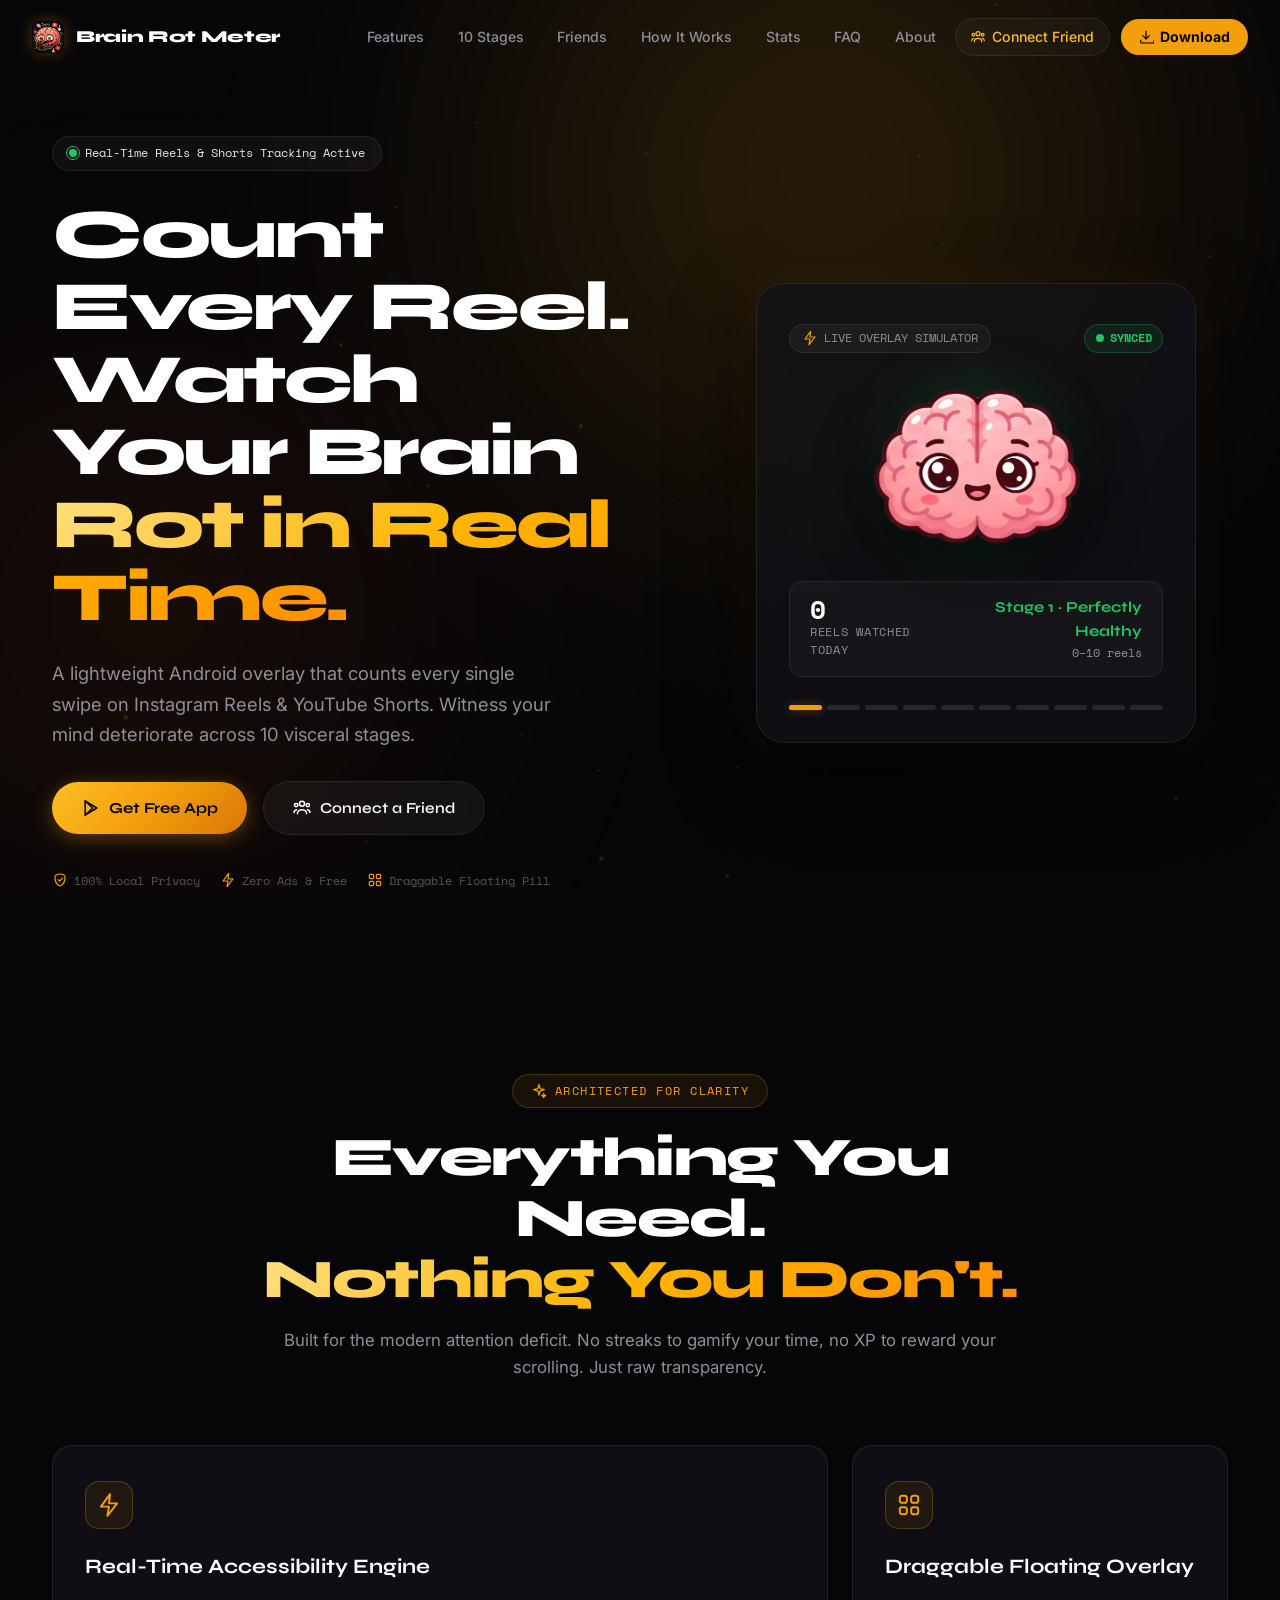
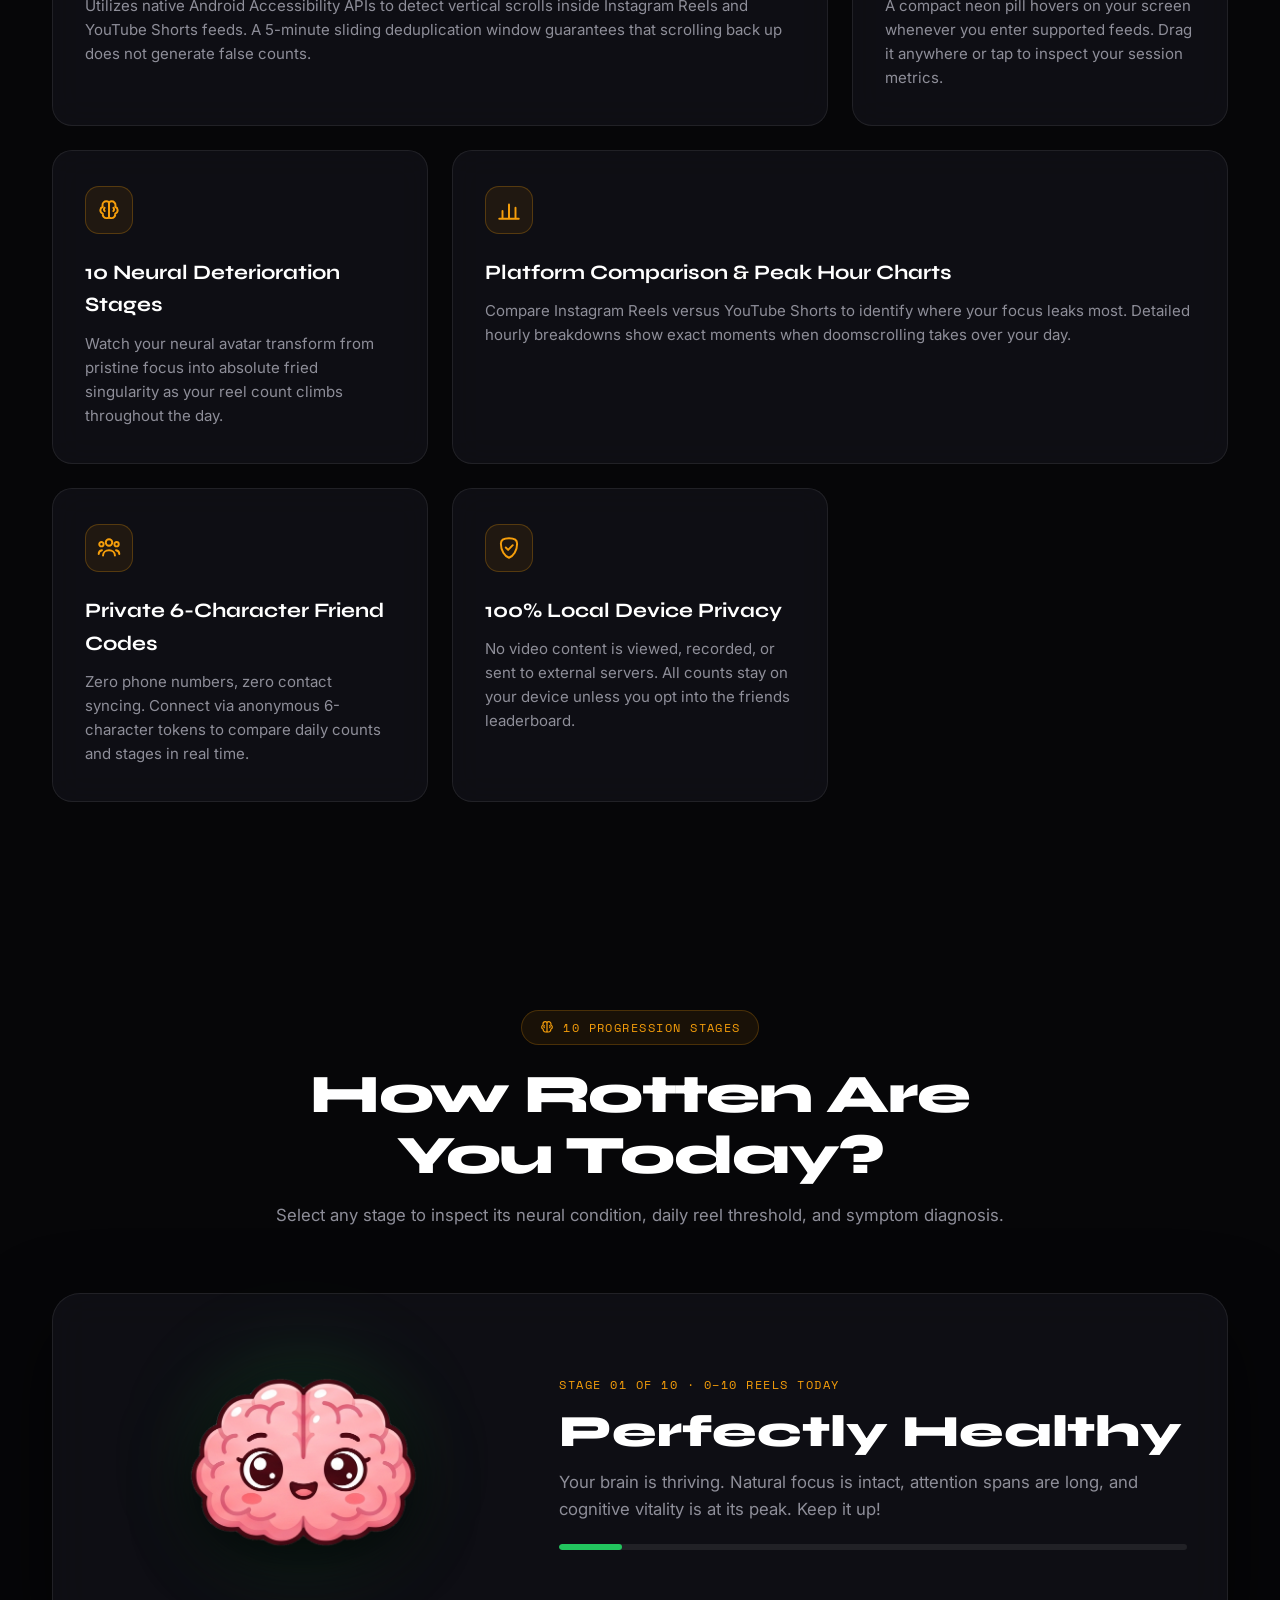
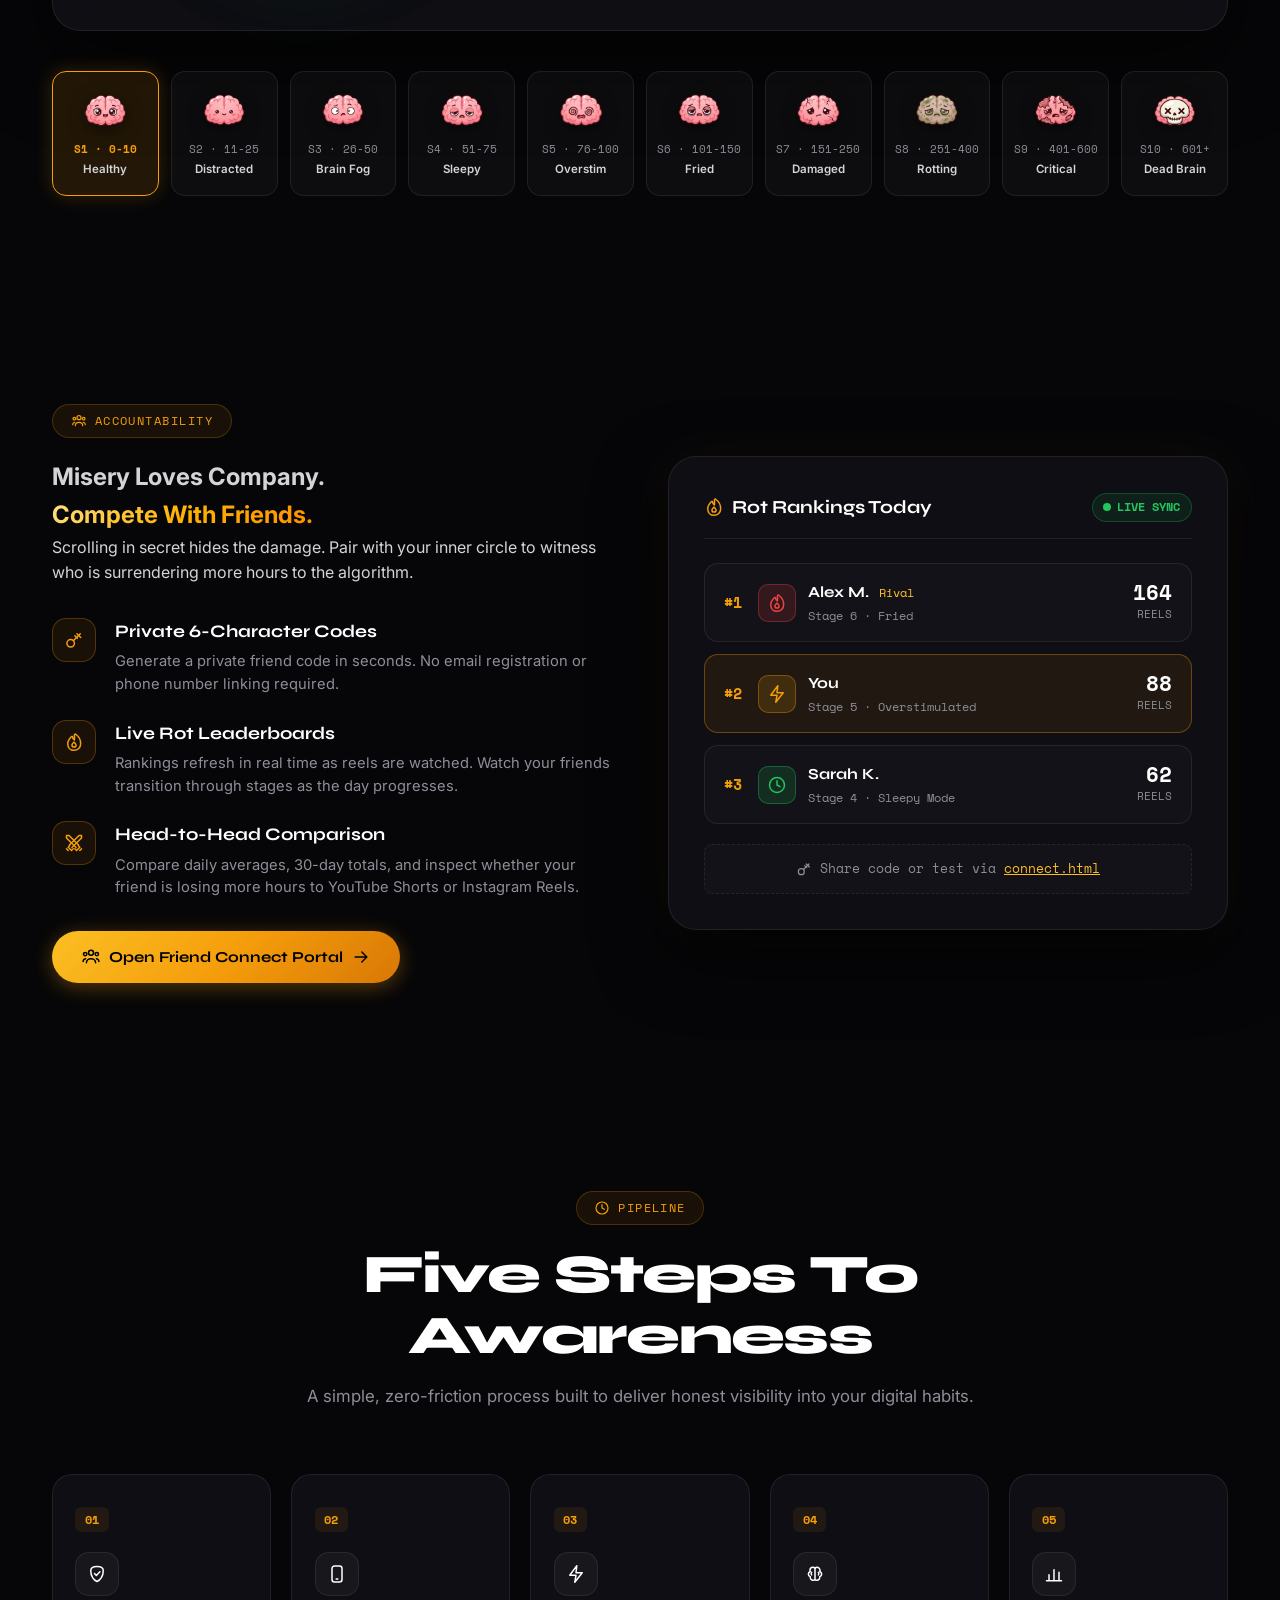
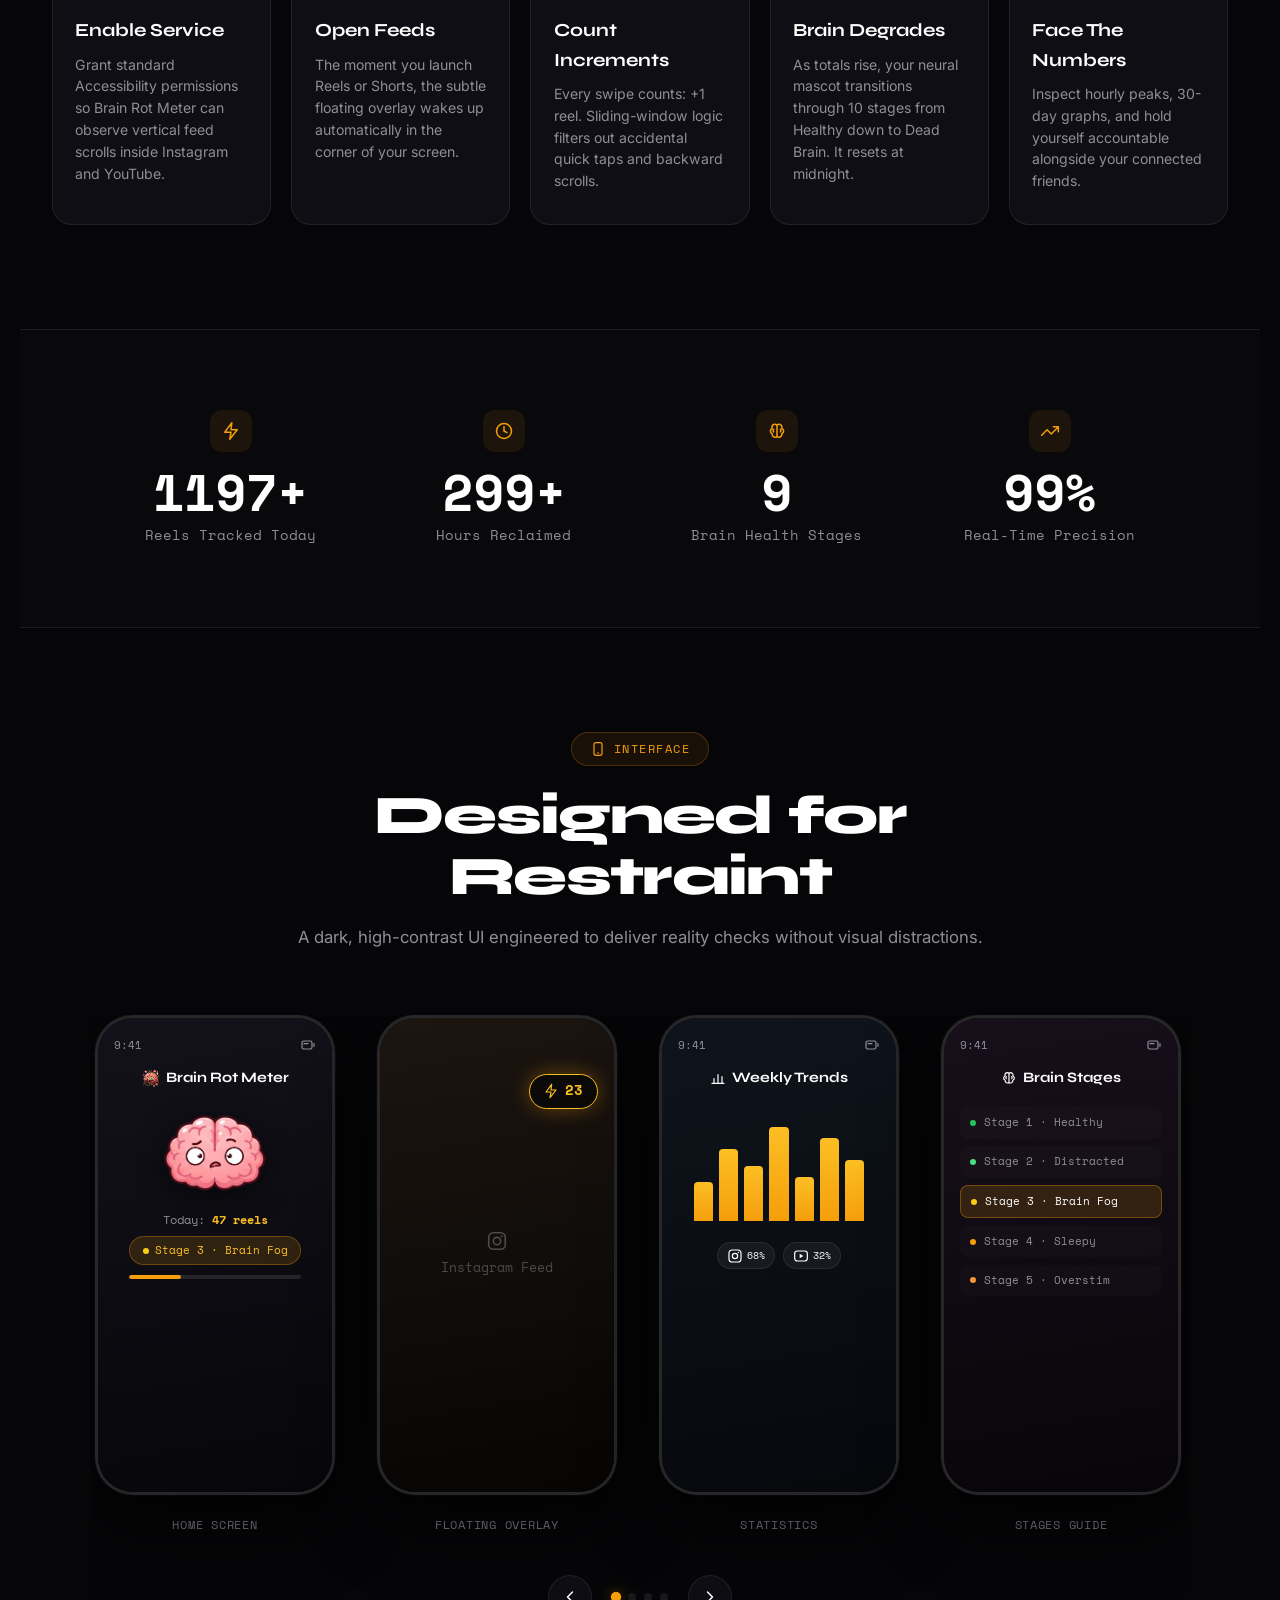
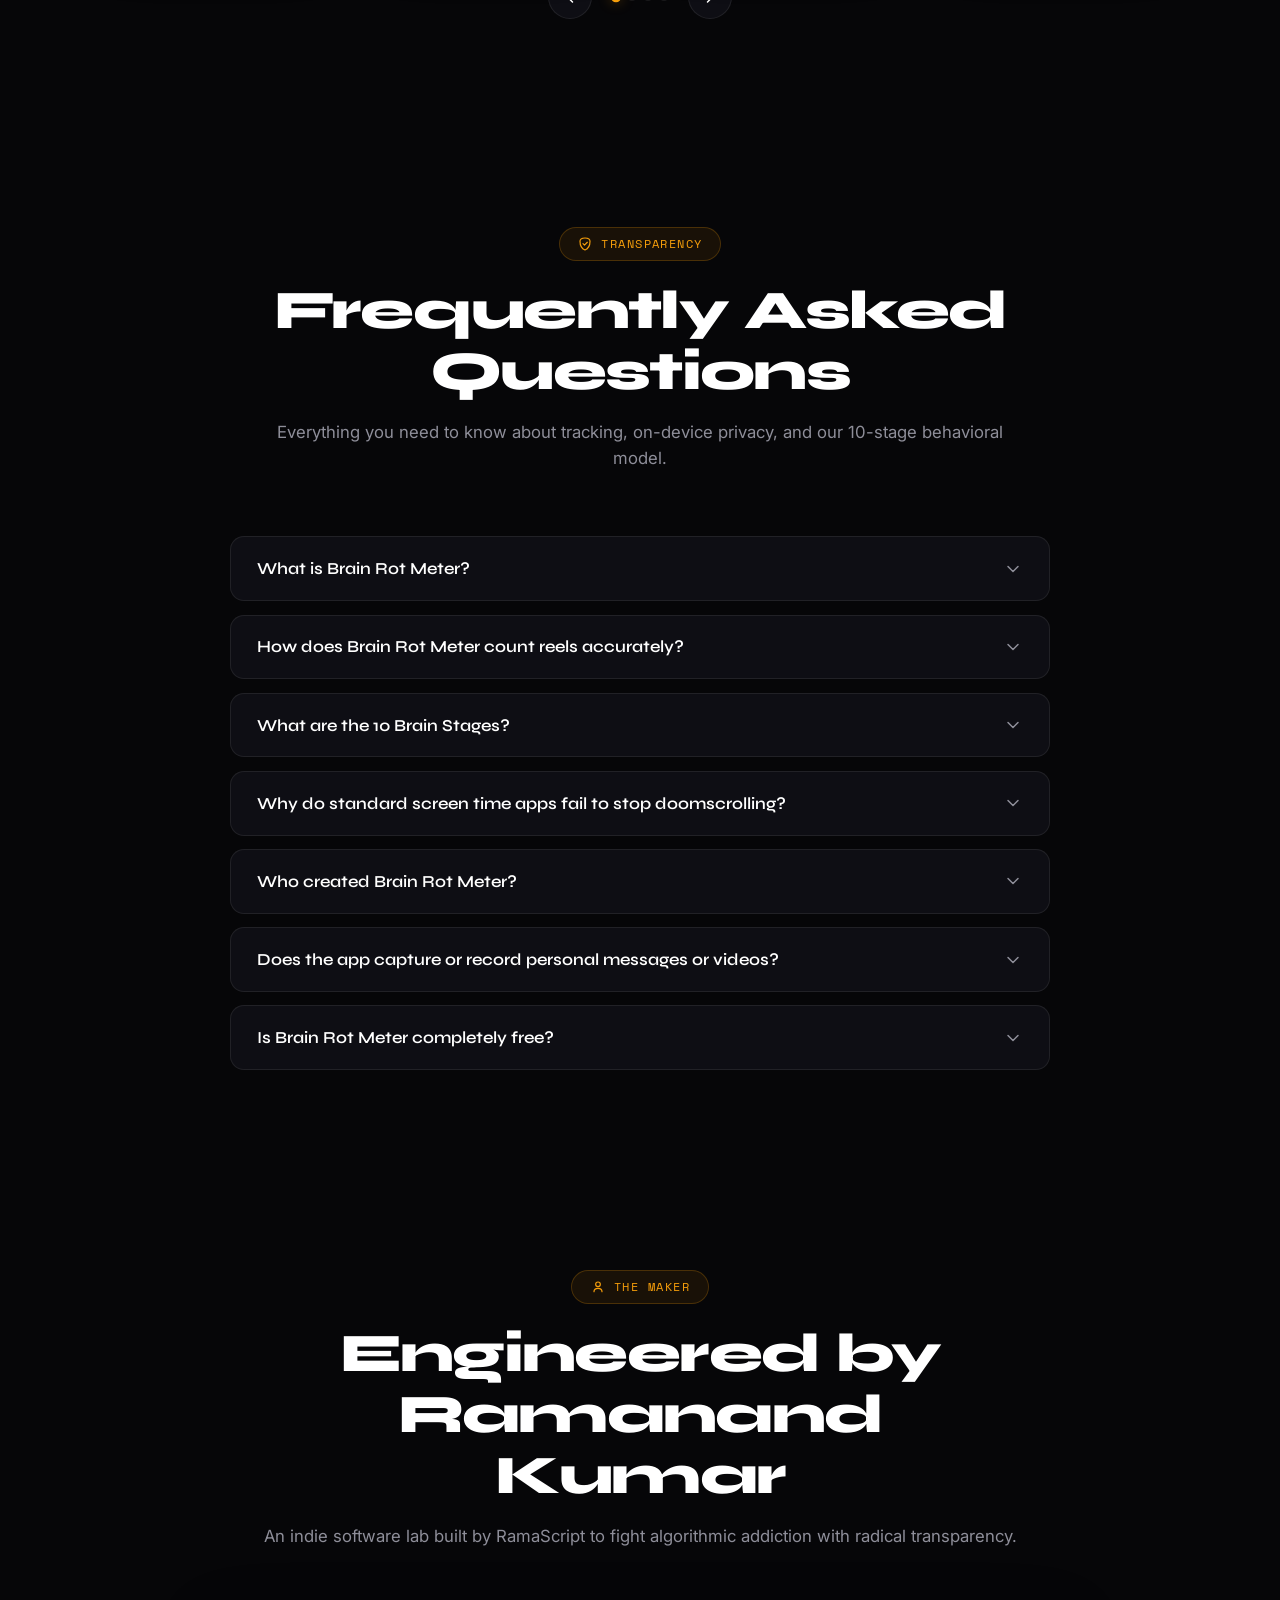
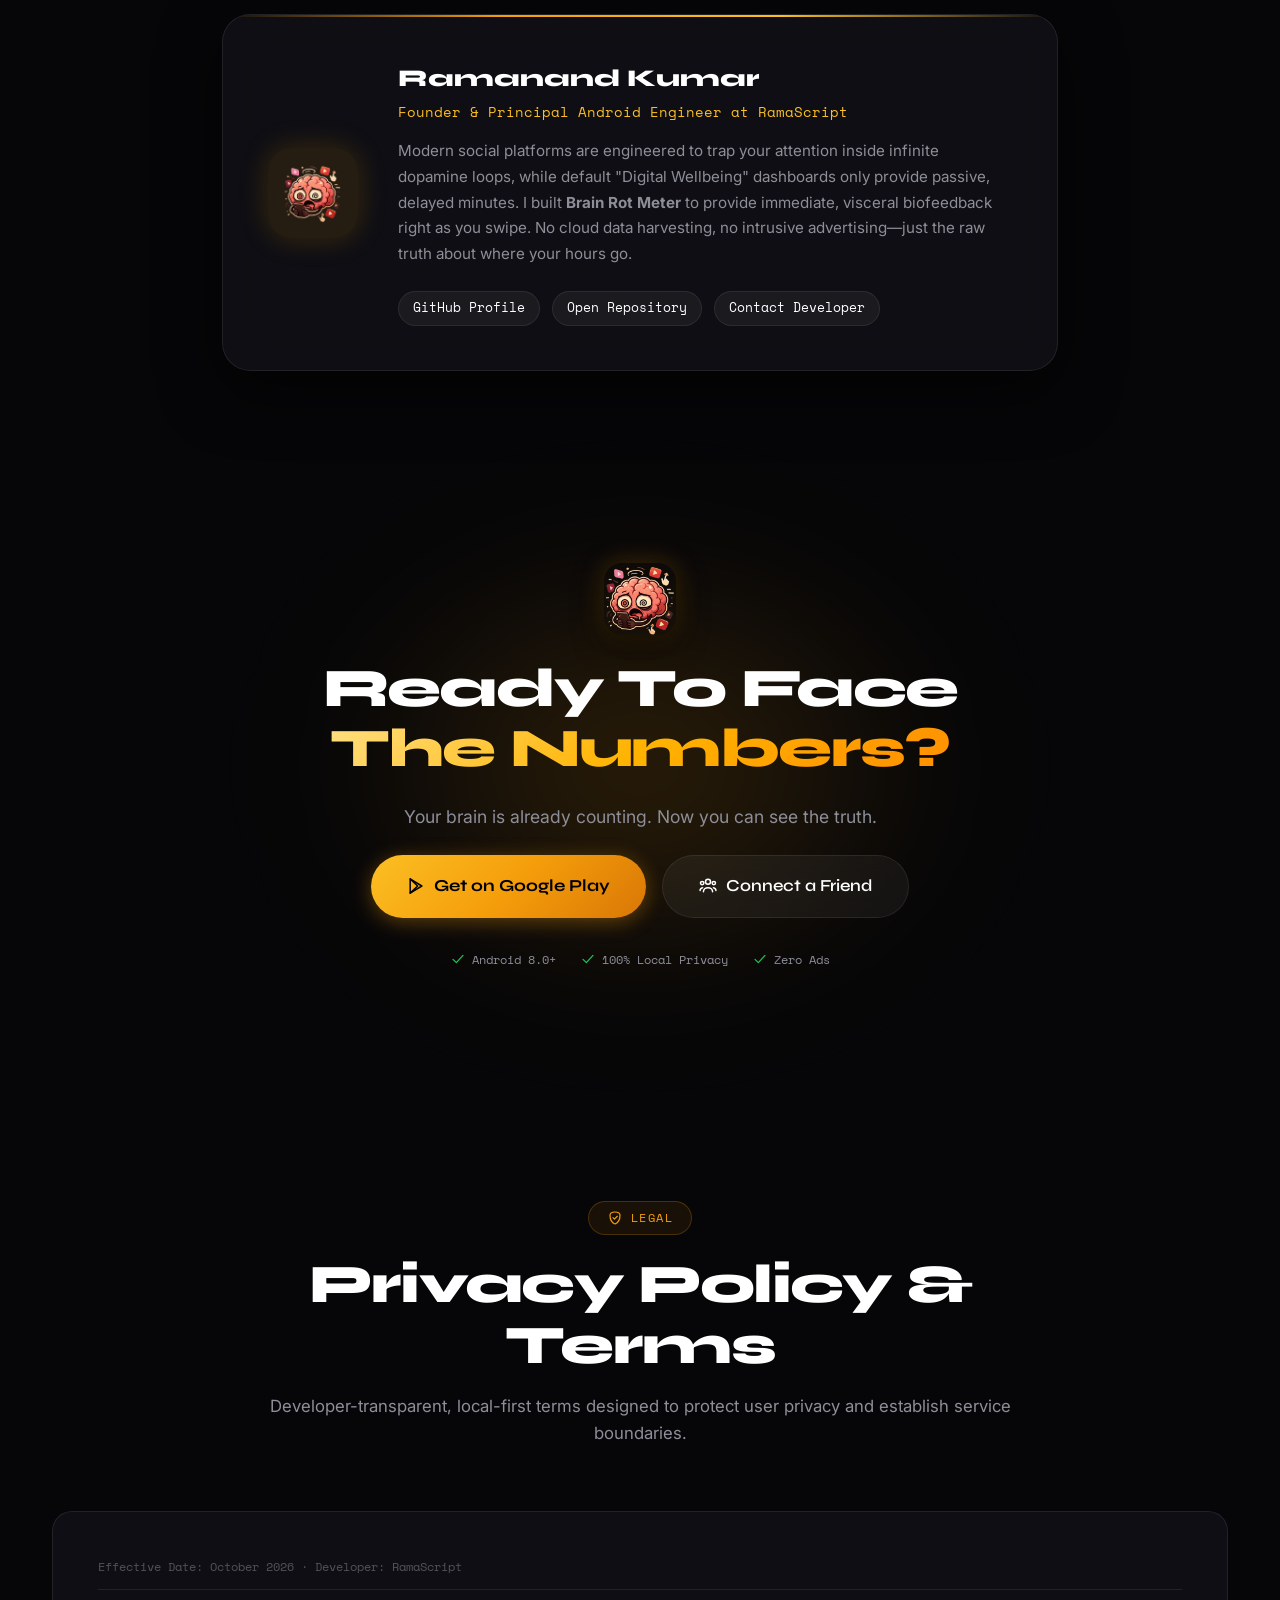
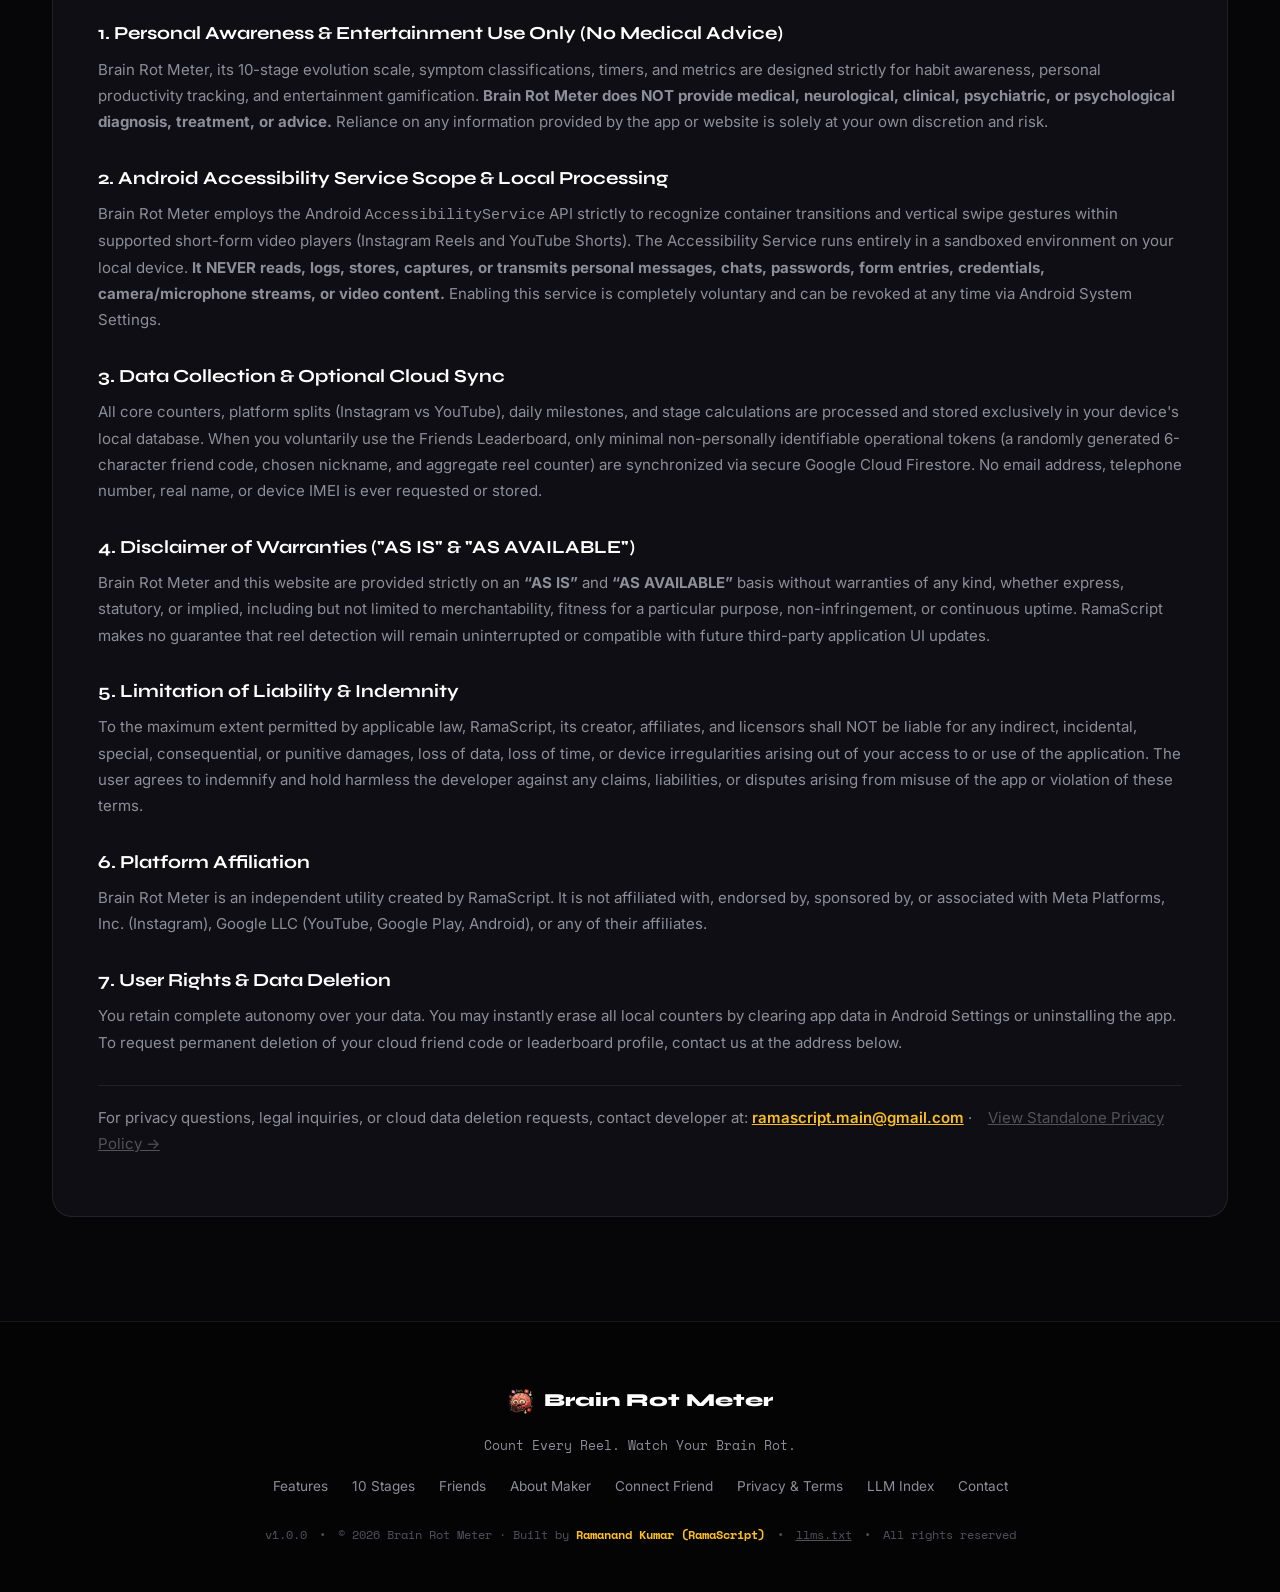
<file: index.html>
<!DOCTYPE html>
<html lang="en">
<head>
  <meta charset="UTF-8" />
  <meta name="viewport" content="width=device-width, initial-scale=1.0" />
  <title>Brain Rot Meter — Real-Time Instagram Reels &amp; YouTube Shorts Counter</title>
  <meta name="description" content="Count every Instagram Reel &amp; YouTube Short in real time with a floating HUD. Track cognitive deterioration across 10 stages, compete on friend leaderboards, and stop doomscrolling. 100% on-device privacy." />
  <meta name="keywords" content="brain rot meter, reel counter, track instagram reels, youtube shorts tracker, short-form video counter, screen time tracker, digital wellbeing android, instagram reel addiction, stop doomscrolling, how many reels do i watch, friends reel leaderboard, ramanand kumar, ramascript" />
  <meta name="author" content="Ramanand Kumar (RamaScript)" />
  <meta name="publisher" content="RamaScript" />
  <meta name="theme-color" content="#060608" />
  <meta name="robots" content="index, follow, max-snippet:-1, max-image-preview:large, max-video-preview:-1" />
  <link rel="canonical" href="https://ramascript.com/brain-rot-meter/" />

  <!-- LLM & AI Search Discoverability -->
  <link rel="help" type="text/plain" href="llms.txt" title="LLM Context Index" />
  <link rel="alternate" type="text/plain" href="llms-full.txt" title="Full AI Knowledge Base" />

  <!-- Open Graph / Facebook -->
  <meta property="og:type" content="website" />
  <meta property="og:url" content="https://ramascript.com/brain-rot-meter/" />
  <meta property="og:site_name" content="Brain Rot Meter" />
  <meta property="og:locale" content="en_US" />
  <meta property="og:title" content="Brain Rot Meter — Real-Time Reels &amp; Shorts Counter" />
  <meta property="og:description" content="Face your daily doomscrolling in real time. Floating counter overlay, 10-stage neural mascot deterioration, and anonymous friend leaderboards. Free &amp; 100% private." />
  <meta property="og:image" content="https://ramascript.com/brain-rot-meter/og-image.png" />
  <meta property="og:image:secure_url" content="https://ramascript.com/brain-rot-meter/og-image.png" />
  <meta property="og:image:type" content="image/png" />
  <meta property="og:image:width" content="1200" />
  <meta property="og:image:height" content="630" />
  <meta property="og:image:alt" content="Brain Rot Meter — Real-Time Instagram Reels &amp; YouTube Shorts Counter by RamaScript" />

  <!-- Twitter / X Card -->
  <meta name="twitter:card" content="summary_large_image" />
  <meta name="twitter:url" content="https://ramascript.com/brain-rot-meter/" />
  <meta name="twitter:title" content="Brain Rot Meter — Real-Time Reels &amp; Shorts Counter" />
  <meta name="twitter:description" content="Count every Instagram Reel &amp; YouTube Short in real time. Visual 10-stage brain decay mascot + friend battle leaderboards." />
  <meta name="twitter:image" content="https://ramascript.com/brain-rot-meter/og-image.png" />
  <meta name="twitter:image:alt" content="Brain Rot Meter — Real-Time Instagram Reels &amp; YouTube Shorts Counter" />

  <link rel="stylesheet" href="style.css" />
  <link rel="preconnect" href="https://fonts.googleapis.com" />
  <link rel="preconnect" href="https://fonts.gstatic.com" crossorigin />
  <link href="https://fonts.googleapis.com/css2?family=Inter:wght@400;500;600;700&family=Space+Mono:wght@400;700&family=Syne:wght@600;700;800&display=swap" rel="stylesheet" />

  <!-- JSON-LD Structured Data for Google Rich Results, Knowledge Graph & AI Overviews -->
  <script type="application/ld+json">
  {
    "@context": "https://schema.org",
    "@graph": [
      {
        "@type": "SoftwareApplication",
        "@id": "https://ramascript.com/brain-rot-meter/#app",
        "name": "Brain Rot Meter",
        "alternateName": ["BrainRotMeter", "Brain Rot Tracker", "Reel Counter"],
        "operatingSystem": "Android",
        "applicationCategory": "HealthApplication",
        "applicationSubCategory": "Productivity & Screen Time",
        "description": "Real-time Instagram Reels and YouTube Shorts counter. Features a live floating HUD overlay, 10-stage neural deterioration mascot, and peer accountability leaderboards with 100% on-device privacy.",
        "offers": {
          "@type": "Offer",
          "price": "0",
          "priceCurrency": "USD",
          "availability": "https://schema.org/InStock"
        },
        "aggregateRating": {
          "@type": "AggregateRating",
          "ratingValue": "4.9",
          "ratingCount": "320",
          "reviewCount": "185",
          "bestRating": "5",
          "worstRating": "1"
        },
        "author": {
          "@type": "Person",
          "@id": "https://ramascript.com/#ramanand"
        },
        "publisher": {
          "@type": "Organization",
          "@id": "https://ramascript.com/#organization"
        },
        "installUrl": "https://play.google.com/store/apps/details?id=com.ramascript.brainrotmeter",
        "downloadUrl": "https://play.google.com/store/apps/details?id=com.ramascript.brainrotmeter",
        "featureList": [
          "Automatic Instagram Reels Swipe Counter",
          "Automatic YouTube Shorts Swipe Counter",
          "Draggable Floating Pill Overlay",
          "10-Stage Neural Progression Mascot",
          "Anonymous 6-Character Friend Leaderboards",
          "Save Me Cooldown & Breathing Intervention",
          "100% Local On-Device Accessibility Architecture",
          "Zero Third-Party Ads or Telemetry"
        ],
        "image": "https://ramascript.com/brain-rot-meter/og-image.png",
        "screenshot": "https://ramascript.com/brain-rot-meter/og-image.png"
      },
      {
        "@type": "Organization",
        "@id": "https://ramascript.com/#organization",
        "name": "RamaScript",
        "url": "https://ramascript.com",
        "logo": "https://ramascript.com/brain-rot-meter/assets/logo.png",
        "email": "ramascript.main@gmail.com",
        "founder": {
          "@type": "Person",
          "@id": "https://ramascript.com/#ramanand"
        },
        "sameAs": [
          "https://github.com/ramascript",
          "https://github.com/RamaScript/brain-rot-meter"
        ]
      },
      {
        "@type": "Person",
        "@id": "https://ramascript.com/#ramanand",
        "name": "Ramanand Kumar",
        "alternateName": "Ramanand",
        "jobTitle": "Founder & Principal Software Engineer",
        "worksFor": {
          "@type": "Organization",
          "@id": "https://ramascript.com/#organization"
        },
        "url": "https://github.com/ramascript",
        "sameAs": [
          "https://github.com/ramascript",
          "https://github.com/RamaScript/brain-rot-meter"
        ],
        "knowsAbout": [
          "Android Architecture",
          "Kotlin",
          "Jetpack Compose",
          "AccessibilityService Engineering",
          "Digital Wellness",
          "Dopamine Habit Interruption"
        ]
      },
      {
        "@type": "FAQPage",
        "@id": "https://ramascript.com/brain-rot-meter/#faq",
        "mainEntity": [
          {
            "@type": "Question",
            "name": "What is Brain Rot Meter?",
            "acceptedAnswer": {
              "@type": "Answer",
              "text": "Brain Rot Meter is an Android application that tracks how many short-form video reels you scroll through each day on Instagram Reels and YouTube Shorts. It displays a real-time floating overlay, visualizes cognitive decay across 10 brain stages, and offers friend leaderboards for peer accountability."
            }
          },
          {
            "@type": "Question",
            "name": "How does Brain Rot Meter count reels accurately?",
            "acceptedAnswer": {
              "@type": "Answer",
              "text": "Brain Rot Meter employs a native Android AccessibilityService with a 5-minute LRU sliding-window deduplication filter and a 750ms dwell-time threshold. It only counts authentic vertical scroll gestures within active Instagram Reels or YouTube Shorts containers, ignoring quick bouncing and un-scrolled background ticks."
            }
          },
          {
            "@type": "Question",
            "name": "What are the 10 Brain Rot stages?",
            "acceptedAnswer": {
              "@type": "Answer",
              "text": "Brain Rot Meter tracks 10 calibrated stages of daily short-form video consumption: Stage 1 Healthy (0–30 reels), Stage 2 Aware (31–60), Stage 3 Distracted (61–100), Stage 4 Slipping (101–150), Stage 5 Numb (151–220), Stage 6 Fried (221–300), Stage 7 Melted (301–400), Stage 8 Toxic (401–500), Stage 9 Cooked (501–600), and Stage 10 Dead Brain (601+ reels)."
            }
          },
          {
            "@type": "Question",
            "name": "Why do standard screen time apps fail to stop doomscrolling?",
            "acceptedAnswer": {
              "@type": "Answer",
              "text": "Standard tools like Apple Screen Time and Android Digital Wellbeing only measure generic elapsed minutes, treating reading an e-book the same as consuming 200 rapid dopamine-spiking 10-second reels. Brain Rot Meter counts exact swipe volume with an active floating HUD overlay providing instant behavioral feedback."
            }
          },
          {
            "@type": "Question",
            "name": "Who created Brain Rot Meter?",
            "acceptedAnswer": {
              "@type": "Answer",
              "text": "Brain Rot Meter was designed and engineered by Ramanand Kumar, an independent software developer and founder of RamaScript, dedicated to building honest, privacy-first software that combats algorithmic dopamine loops."
            }
          },
          {
            "@type": "Question",
            "name": "Does the app capture or record personal messages or videos?",
            "acceptedAnswer": {
              "@type": "Answer",
              "text": "No. Brain Rot Meter operates with a strict 100% on-device architecture. It never reads keystrokes, personal messages, passwords, or video content. It detects only the physical swipe gesture and container type locally inside your phone."
            }
          },
          {
            "@type": "Question",
            "name": "Is Brain Rot Meter completely free?",
            "acceptedAnswer": {
              "@type": "Answer",
              "text": "Yes. Brain Rot Meter is 100% free with no paywalls, subscriptions, or advertisements. Awareness should not be gated."
            }
          }
        ]
      },
      {
        "@type": "BreadcrumbList",
        "itemListElement": [
          {
            "@type": "ListItem",
            "position": 1,
            "name": "RamaScript",
            "item": "https://ramascript.com"
          },
          {
            "@type": "ListItem",
            "position": 2,
            "name": "Brain Rot Meter",
            "item": "https://ramascript.com/brain-rot-meter/"
          }
        ]
      },
      {
        "@type": "WebSite",
        "@id": "https://ramascript.com/brain-rot-meter/#website",
        "url": "https://ramascript.com/brain-rot-meter/",
        "name": "Brain Rot Meter",
        "description": "Real-Time Instagram Reels & YouTube Shorts Counter Across 10 Stages",
        "publisher": {
          "@type": "Organization",
          "@id": "https://ramascript.com/#organization"
        },
        "author": {
          "@type": "Person",
          "@id": "https://ramascript.com/#ramanand"
        }
      }
    ]
  }
  </script>
</head>
<body>

    <!-- Master Hugeicons SVG Definitions (24x24 viewBox, stroke width 1.8, round caps & joins) -->
  <svg xmlns="http://www.w3.org/2000/svg" style="position: absolute; width: 0; height: 0; overflow: hidden;" aria-hidden="true">
    <defs>
      <!-- Brain / Health -->
      <symbol id="hgi-brain" viewBox="0 0 24 24">
        <path d="M9.5 4a3.5 3.5 0 00-3.5 3.5c0 .5.1 1 .3 1.5A3.5 3.5 0 004 12a3.5 3.5 0 002.3 3.3A3.5 3.5 0 0010 19.5c.7 0 1.4-.2 2-.5.6.3 1.3.5 2 .5a3.5 3.5 0 003.7-4.2A3.5 3.5 0 0020 12a3.5 3.5 0 00-2.3-3c.2-.5.3-1 .3-1.5A3.5 3.5 0 0014.5 4c-.9 0-1.8.4-2.5 1A3.5 3.5 0 009.5 4z" />
        <path d="M12 5v14M8 10a2 2 0 000 3M16 10a2 2 0 010 3" stroke-linecap="round" />
      </symbol>

      <!-- Zap / Real-Time Pulse / Lightning -->
      <symbol id="hgi-zap" viewBox="0 0 24 24">
        <path d="M13 2L4.5 13.5H12L10.5 22L19.5 10.5H12L13 2Z" stroke-linejoin="round" />
      </symbol>

      <!-- Widgets / Overlay / Floating Pill -->
      <symbol id="hgi-widgets" viewBox="0 0 24 24">
        <rect x="3.5" y="3.5" width="6.5" height="6.5" rx="2" />
        <rect x="14" y="3.5" width="6.5" height="6.5" rx="2" />
        <rect x="3.5" y="14" width="6.5" height="6.5" rx="2" />
        <rect x="14" y="14" width="6.5" height="6.5" rx="2" />
      </symbol>

      <!-- Analytics / Stats -->
      <symbol id="hgi-analytics" viewBox="0 0 24 24">
        <path d="M3 20h18M6 20v-7M12 20V7M18 20v-10" stroke-linecap="round" />
      </symbol>

      <!-- Calendar / Reports -->
      <symbol id="hgi-calendar" viewBox="0 0 24 24">
        <rect x="3.5" y="4.5" width="17" height="16" rx="2.5" />
        <path d="M3.5 9.5h17M8 2.5v4M16 2.5v4" stroke-linecap="round" />
      </symbol>

      <!-- Device Mobile -->
      <symbol id="hgi-device-mobile" viewBox="0 0 24 24">
        <rect x="6" y="2.5" width="12" height="19" rx="3" />
        <path d="M11 18h2" stroke-linecap="round" />
      </symbol>

      <!-- User Group / Friends -->
      <symbol id="hgi-user-group" viewBox="0 0 24 24">
        <circle cx="12" cy="7" r="3" />
        <path d="M6.5 19c0-3 2.5-5 5.5-5s5.5 2 5.5 5" stroke-linecap="round" />
        <circle cx="5" cy="8.5" r="2" />
        <path d="M2.5 17.5c0-1.8 1.3-3.2 3-3.5" stroke-linecap="round" />
        <circle cx="19" cy="8.5" r="2" />
        <path d="M18.5 14c1.7.3 3 1.7 3 3.5" stroke-linecap="round" />
      </symbol>

      <!-- Key / Code -->
      <symbol id="hgi-key" viewBox="0 0 24 24">
        <circle cx="8" cy="16" r="4.5" />
        <path d="M11.2 12.8L19.5 4.5" stroke-linecap="round" />
        <path d="M15.5 4.5L20 9" stroke-linecap="round" />
        <path d="M13 7l3 3" stroke-linecap="round" />
      </symbol>

      <!-- Flame / Hot Streak -->
      <symbol id="hgi-flame" viewBox="0 0 24 24">
        <path d="M12 22c-4.5 0-7.5-3.5-7.5-8 0-3.5 2.5-6.5 4.5-8.5.5-.5 1.3-.1 1.3.6 0 1.7.9 3.1 2.2 3.4 0-1.5.3-3.5 0-5.7-.2-.9.7-1.6 1.5-1.1 3 2.1 6 6.3 6 11.3 0 4.5-3.5 8-8 8z" stroke-linejoin="round" />
        <path d="M12 18c-1.5 0-2.5-1-2.5-2.5 0-1.2 1-2.2 2.5-3.5 1.5 1.3 2.5 2.3 2.5 3.5 0 1.5-1 2.5-2.5 2.5z" />
      </symbol>

      <!-- Swords / Battle -->
      <symbol id="hgi-swords" viewBox="0 0 24 24">
        <path d="M14.5 17.5L3 6V3h3l11.5 11.5" stroke-linejoin="round" />
        <path d="M13 19l2 2 4-4-2-2" stroke-linejoin="round" />
        <path d="M19 21l2-2" stroke-linecap="round" />
        <path d="M9.5 17.5L21 6V3h-3L6.5 14.5" stroke-linejoin="round" />
        <path d="M11 19l-2 2-4-4 2-2" stroke-linejoin="round" />
        <path d="M5 21l-2-2" stroke-linecap="round" />
      </symbol>

      <!-- Shield / Security -->
      <symbol id="hgi-shield" viewBox="0 0 24 24">
        <path d="M12 3c4.2 0 7.5 1.2 7.5 5 0 6.5-3.5 11.5-7.5 13-4-1.5-7.5-6.5-7.5-13 0-3.8 3.3-5 7.5-5z" stroke-linejoin="round" />
        <path d="M9 11.5l2.2 2.2 4.3-4.3" stroke-linecap="round" stroke-linejoin="round" />
      </symbol>

      <!-- Timer / Clock -->
      <symbol id="hgi-timer" viewBox="0 0 24 24">
        <circle cx="12" cy="12" r="9" />
        <path d="M12 7v5l3.5 2" stroke-linecap="round" />
      </symbol>

      <!-- Trending Up -->
      <symbol id="hgi-trending-up" viewBox="0 0 24 24">
        <path d="M22 7l-8.5 8.5-5-5L2 17M16 7h6v6" stroke-linecap="round" stroke-linejoin="round" />
      </symbol>

      <!-- Download -->
      <symbol id="hgi-download" viewBox="0 0 24 24">
        <path d="M12 3v12M7 10l5 5 5-5M4 17v2a2 2 0 002 2h16a2 2 0 002-2v-2" stroke-linecap="round" stroke-linejoin="round" />
      </symbol>

      <!-- Copy -->
      <symbol id="hgi-copy" viewBox="0 0 24 24">
        <rect x="8.5" y="4.5" width="11" height="13" rx="2" />
        <path d="M4.5 8.5v10a2 2 0 002 2h10" stroke-linecap="round" stroke-linejoin="round" />
      </symbol>

      <!-- Check -->
      <symbol id="hgi-check" viewBox="0 0 24 24">
        <path d="M4.5 12.5l5 5L19.5 6.5" stroke-linecap="round" stroke-linejoin="round" />
      </symbol>

      <!-- Arrow Right -->
      <symbol id="hgi-arrow-right" viewBox="0 0 24 24">
        <path d="M5 12h14M13 6l6 6-6 6" stroke-linecap="round" stroke-linejoin="round" />
      </symbol>

      <!-- Arrow Left -->
      <symbol id="hgi-arrow-left" viewBox="0 0 24 24">
        <path d="M19 12H5M11 6l-6 6 6 6" stroke-linecap="round" stroke-linejoin="round" />
      </symbol>

      <!-- Chevron Right -->
      <symbol id="hgi-chevron-right" viewBox="0 0 24 24">
        <path d="M9 6l6 6-6 6" stroke-linecap="round" stroke-linejoin="round" />
      </symbol>

      <!-- Chevron Left -->
      <symbol id="hgi-chevron-left" viewBox="0 0 24 24">
        <path d="M15 6l-6 6 6 6" stroke-linecap="round" stroke-linejoin="round" />
      </symbol>

      <!-- Chevron Down -->
      <symbol id="hgi-chevron-down" viewBox="0 0 24 24">
        <path d="M6 9l6 6 6-6" stroke-linecap="round" stroke-linejoin="round" />
      </symbol>

      <!-- Open In New -->
      <symbol id="hgi-open-in-new" viewBox="0 0 24 24">
        <path d="M12 5H7a2 2 0 00-2 2v10a2 2 0 002 2h10a2 2 0 002-2v-5M14 5h5v5M10 14L19 5" stroke-linecap="round" stroke-linejoin="round" />
      </symbol>

      <!-- Battery -->
      <symbol id="hgi-battery" viewBox="0 0 24 24">
        <rect x="3" y="6" width="15" height="12" rx="2.5" />
        <path d="M21 10v4M6 10h6" stroke-linecap="round" />
      </symbol>

      <!-- Instagram -->
      <symbol id="hgi-instagram" viewBox="0 0 24 24">
        <rect x="3" y="3" width="18" height="18" rx="5" />
        <circle cx="12" cy="12" r="4" />
        <circle cx="17.2" cy="6.8" r="1" fill="currentColor" stroke="none" />
      </symbol>

      <!-- YouTube -->
      <symbol id="hgi-youtube" viewBox="0 0 24 24">
        <rect x="2.5" y="4.5" width="19" height="15" rx="4" />
        <polygon points="10 8.5 15.5 12 10 15.5" fill="currentColor" stroke="none" />
      </symbol>

      <!-- Google Play -->
      <symbol id="hgi-google-play" viewBox="0 0 24 24">
        <path d="M5 3.5L19 12L5 20.5V3.5Z" stroke-linejoin="round" />
        <path d="M5 3.5L14 12M5 20.5L14 12" />
      </symbol>

      <!-- Sparkles -->
      <symbol id="hgi-sparkles" viewBox="0 0 24 24">
        <path d="M12 2l1.8 6.2L20 10l-6.2 1.8L12 18l-1.8-6.2L4 10l6.2-1.8z" stroke-linejoin="round" />
        <path d="M19 16l.8 2.2 2.2.8-2.2.8-.8 2.2-.8-2.2-2.2-.8 2.2-.8z" stroke-linejoin="round" />
      </symbol>

      <!-- Lock -->
      <symbol id="hgi-lock" viewBox="0 0 24 24">
        <rect x="5" y="10" width="14" height="11" rx="2" />
        <path d="M7 10V7a5 5 0 0110 0v3M12 14.5v2" stroke-linecap="round" />
      </symbol>

      <!-- User -->
      <symbol id="hgi-user" viewBox="0 0 24 24">
        <circle cx="12" cy="8" r="3.5" />
        <path d="M6 19c0-3 2.7-5 6-5s6 2 6 5" stroke-linecap="round" />
      </symbol>
    </defs>
  </svg>

  <!-- Ambient Background Lighting -->
  <div class="bg-ambient">
    <div class="ambient-orb orb-1"></div>
    <div class="ambient-orb orb-2"></div>
  </div>
  <canvas id="particles-canvas"></canvas>

  <!-- NAVIGATION -->
  <nav class="navbar" id="navbar">
    <div class="nav-inner">
      <a href="#" class="nav-logo">
        <img src="assets/logo.png" alt="Brain Rot Meter" class="nav-logo-img" />
        <span class="nav-logo-text">Brain Rot Meter</span>
      </a>

      <button class="nav-toggle" id="nav-toggle" aria-label="Toggle navigation menu">
        <span></span><span></span><span></span>
      </button>

      <ul class="nav-links" id="nav-links">
        <li><a href="#features">Features</a></li>
        <li><a href="#stages">10 Stages</a></li>
        <li><a href="#friends">Friends</a></li>
        <li><a href="#how-it-works">How It Works</a></li>
        <li><a href="#stats">Stats</a></li>
        <li><a href="#faq">FAQ</a></li>
        <li><a href="#about">About</a></li>
        <li>
          <a href="connect.html" class="nav-link-connect">
            <svg class="hgi hgi-sm" viewBox="0 0 24 24"><use href="#hgi-user-group"></use></svg>
            <span>Connect Friend</span>
          </a>
        </li>
        <li>
          <a href="#download" class="nav-cta">
            <svg class="hgi hgi-sm" viewBox="0 0 24 24"><use href="#hgi-download"></use></svg>
            <span>Download</span>
          </a>
        </li>
      </ul>
    </div>
  </nav>

  <!-- HERO -->
  <section class="hero" id="hero">
    <div class="hero-content">
      <div class="hero-badge fade-in">
        <span class="pulse-indicator">
          <span class="pulse-dot"></span>
          <span class="pulse-ring"></span>
        </span>
        <span>Real-Time Reels &amp; Shorts Tracking Active</span>
      </div>

      <h1 class="hero-headline fade-in delay-1">
        Count Every Reel.<br/>
        Watch Your Brain <span class="accent">Rot in Real Time.</span>
      </h1>

      <p class="hero-sub fade-in delay-2">
        A lightweight Android overlay that counts every single swipe on Instagram Reels &amp; YouTube Shorts. Witness your mind deteriorate across 10 visceral stages.
      </p>

      <div class="hero-buttons fade-in delay-3">
        <a href="https://play.google.com/store/apps/details?id=com.ramascript.brainrotmeter" target="_blank" rel="noopener noreferrer" class="btn-primary">
          <svg class="hgi" viewBox="0 0 24 24"><use href="#hgi-google-play"></use></svg>
          <span>Get Free App</span>
        </a>
        <a href="connect.html" class="btn-secondary">
          <svg class="hgi" viewBox="0 0 24 24"><use href="#hgi-user-group"></use></svg>
          <span>Connect a Friend</span>
        </a>
      </div>

      <div class="hero-tags fade-in delay-3">
        <span class="hero-tag-item">
          <svg class="hgi hgi-sm" viewBox="0 0 24 24"><use href="#hgi-shield"></use></svg>
          <span>100% Local Privacy</span>
        </span>
        <span class="hero-tag-item">
          <svg class="hgi hgi-sm" viewBox="0 0 24 24"><use href="#hgi-zap"></use></svg>
          <span>Zero Ads &amp; Free</span>
        </span>
        <span class="hero-tag-item">
          <svg class="hgi hgi-sm" viewBox="0 0 24 24"><use href="#hgi-widgets"></use></svg>
          <span>Draggable Floating Pill</span>
        </span>
      </div>
    </div>

    <!-- Interactive Stage Simulator Card -->
    <div class="hero-visual fade-in delay-2">
      <div class="simulator-card">
        <div class="simulator-header">
          <div class="sim-pill">
            <svg class="hgi hgi-sm" style="color: var(--primary);" viewBox="0 0 24 24"><use href="#hgi-zap"></use></svg>
            <span>LIVE OVERLAY SIMULATOR</span>
          </div>
          <span class="live-pill">
            <span class="pulse-dot"></span>
            <span>SYNCED</span>
          </span>
        </div>

        <div class="mascot-stage">
          <div class="mascot-halo" id="sim-halo"></div>
          <img id="sim-brain-img" src="assets/brains/stage1.png" alt="Brain Stage Visual" class="hero-brain-img" />
        </div>

        <div class="sim-stats-row">
          <div class="sim-count-wrap">
            <div class="sim-counter-num" id="sim-counter">0</div>
            <div class="sim-counter-unit">reels watched today</div>
          </div>
          <div class="sim-stage-info">
            <div class="sim-stage-name" id="sim-stage-name">Stage 1 · Healthy</div>
            <div class="sim-stage-range" id="sim-stage-range">0–10 reels</div>
          </div>
        </div>

        <!-- Interactive 10-pip scrubber -->
        <div class="sim-scrubber" id="sim-scrubber">
          <button class="scrub-pip active" onclick="selectSimulatorStage(0)" aria-label="Stage 1"></button>
          <button class="scrub-pip" onclick="selectSimulatorStage(1)" aria-label="Stage 2"></button>
          <button class="scrub-pip" onclick="selectSimulatorStage(2)" aria-label="Stage 3"></button>
          <button class="scrub-pip" onclick="selectSimulatorStage(3)" aria-label="Stage 4"></button>
          <button class="scrub-pip" onclick="selectSimulatorStage(4)" aria-label="Stage 5"></button>
          <button class="scrub-pip" onclick="selectSimulatorStage(5)" aria-label="Stage 6"></button>
          <button class="scrub-pip" onclick="selectSimulatorStage(6)" aria-label="Stage 7"></button>
          <button class="scrub-pip" onclick="selectSimulatorStage(7)" aria-label="Stage 8"></button>
          <button class="scrub-pip" onclick="selectSimulatorStage(8)" aria-label="Stage 9"></button>
          <button class="scrub-pip" onclick="selectSimulatorStage(9)" aria-label="Stage 10"></button>
        </div>
      </div>
    </div>
  </section>

  <!-- FEATURES BENTO GRID -->
  <section id="features">
    <div class="section-header reveal">
      <span class="section-tag">
        <svg class="hgi hgi-sm" viewBox="0 0 24 24"><use href="#hgi-sparkles"></use></svg>
        Architected For Clarity
      </span>
      <h2>Everything You Need.<br/><span class="accent">Nothing You Don't.</span></h2>
      <p>Built for the modern attention deficit. No streaks to gamify your time, no XP to reward your scrolling. Just raw transparency.</p>
    </div>

    <div class="features-bento">
      <!-- Bento 1: Large -->
      <div class="bento-card bento-card-large reveal">
        <div class="bento-icon-wrap">
          <svg class="hgi hgi-lg" viewBox="0 0 24 24"><use href="#hgi-zap"></use></svg>
        </div>
        <h3>Real-Time Accessibility Engine</h3>
        <p>Utilizes native Android Accessibility APIs to detect vertical scrolls inside Instagram Reels and YouTube Shorts feeds. A 5-minute sliding deduplication window guarantees that scrolling back up does not generate false counts.</p>
      </div>

      <!-- Bento 2 -->
      <div class="bento-card reveal">
        <div class="bento-icon-wrap">
          <svg class="hgi hgi-lg" viewBox="0 0 24 24"><use href="#hgi-widgets"></use></svg>
        </div>
        <h3>Draggable Floating Overlay</h3>
        <p>A compact neon pill hovers on your screen whenever you enter supported feeds. Drag it anywhere or tap to inspect your session metrics.</p>
      </div>

      <!-- Bento 3 -->
      <div class="bento-card reveal">
        <div class="bento-icon-wrap">
          <svg class="hgi hgi-lg" viewBox="0 0 24 24"><use href="#hgi-brain"></use></svg>
        </div>
        <h3>10 Neural Deterioration Stages</h3>
        <p>Watch your neural avatar transform from pristine focus into absolute fried singularity as your reel count climbs throughout the day.</p>
      </div>

      <!-- Bento 4: Large -->
      <div class="bento-card bento-card-large reveal">
        <div class="bento-icon-wrap">
          <svg class="hgi hgi-lg" viewBox="0 0 24 24"><use href="#hgi-analytics"></use></svg>
        </div>
        <h3>Platform Comparison &amp; Peak Hour Charts</h3>
        <p>Compare Instagram Reels versus YouTube Shorts to identify where your focus leaks most. Detailed hourly breakdowns show exact moments when doomscrolling takes over your day.</p>
      </div>

      <!-- Bento 5 -->
      <div class="bento-card reveal">
        <div class="bento-icon-wrap">
          <svg class="hgi hgi-lg" viewBox="0 0 24 24"><use href="#hgi-user-group"></use></svg>
        </div>
        <h3>Private 6-Character Friend Codes</h3>
        <p>Zero phone numbers, zero contact syncing. Connect via anonymous 6-character tokens to compare daily counts and stages in real time.</p>
      </div>

      <!-- Bento 6 -->
      <div class="bento-card reveal">
        <div class="bento-icon-wrap">
          <svg class="hgi hgi-lg" viewBox="0 0 24 24"><use href="#hgi-shield"></use></svg>
        </div>
        <h3>100% Local Device Privacy</h3>
        <p>No video content is viewed, recorded, or sent to external servers. All counts stay on your device unless you opt into the friends leaderboard.</p>
      </div>
    </div>
  </section>

  <!-- 10 BRAIN STAGES SPOTLIGHT SHOWCASE -->
  <section class="stages-section" id="stages">
    <div class="section-header reveal">
      <span class="section-tag">
        <svg class="hgi hgi-sm" viewBox="0 0 24 24"><use href="#hgi-brain"></use></svg>
        10 Progression Stages
      </span>
      <h2>How Rotten Are You Today?</h2>
      <p>Select any stage to inspect its neural condition, daily reel threshold, and symptom diagnosis.</p>
    </div>

    <!-- Spotlight Stage Card -->
    <div class="stages-spotlight reveal">
      <div class="spotlight-visual">
        <div class="spotlight-halo" id="spotlight-halo"></div>
        <img id="spotlight-img" src="assets/brains/stage1.png" alt="Stage 1: Perfectly Healthy" class="spotlight-img" />
      </div>

      <div class="spotlight-info">
        <div class="spotlight-tier" id="spotlight-tier">STAGE 01 OF 10 · 0–10 REELS TODAY</div>
        <h3 class="spotlight-name" id="spotlight-name">Perfectly Healthy</h3>
        <p class="spotlight-desc" id="spotlight-desc">Your brain is thriving. Natural focus is intact, attention spans are long, and cognitive vitality is at its peak. Keep it up!</p>
        
        <div class="spotlight-meter-bar">
          <div class="spotlight-meter-fill" id="spotlight-fill" style="width: 10%;"></div>
        </div>
      </div>
    </div>

    <!-- 10 Horizontal Stage Navigation Rail -->
    <div class="stages-rail reveal">
      <div class="stage-pip-card active" onclick="setSpotlightStage(0)">
        <img src="assets/brains/stage1.png" alt="Stage 1" class="stage-pip-thumb" />
        <span class="stage-pip-num">S1 · 0-10</span>
        <span class="stage-pip-name">Healthy</span>
      </div>
      <div class="stage-pip-card" onclick="setSpotlightStage(1)">
        <img src="assets/brains/stage2.png" alt="Stage 2" class="stage-pip-thumb" />
        <span class="stage-pip-num">S2 · 11-25</span>
        <span class="stage-pip-name">Distracted</span>
      </div>
      <div class="stage-pip-card" onclick="setSpotlightStage(2)">
        <img src="assets/brains/stage3.png" alt="Stage 3" class="stage-pip-thumb" />
        <span class="stage-pip-num">S3 · 26-50</span>
        <span class="stage-pip-name">Brain Fog</span>
      </div>
      <div class="stage-pip-card" onclick="setSpotlightStage(3)">
        <img src="assets/brains/stage4.png" alt="Stage 4" class="stage-pip-thumb" />
        <span class="stage-pip-num">S4 · 51-75</span>
        <span class="stage-pip-name">Sleepy</span>
      </div>
      <div class="stage-pip-card" onclick="setSpotlightStage(4)">
        <img src="assets/brains/stage5.png" alt="Stage 5" class="stage-pip-thumb" />
        <span class="stage-pip-num">S5 · 76-100</span>
        <span class="stage-pip-name">Overstim</span>
      </div>
      <div class="stage-pip-card" onclick="setSpotlightStage(5)">
        <img src="assets/brains/stage6.png" alt="Stage 6" class="stage-pip-thumb" />
        <span class="stage-pip-num">S6 · 101-150</span>
        <span class="stage-pip-name">Fried</span>
      </div>
      <div class="stage-pip-card" onclick="setSpotlightStage(6)">
        <img src="assets/brains/stage7.png" alt="Stage 7" class="stage-pip-thumb" />
        <span class="stage-pip-num">S7 · 151-250</span>
        <span class="stage-pip-name">Damaged</span>
      </div>
      <div class="stage-pip-card" onclick="setSpotlightStage(7)">
        <img src="assets/brains/stage8.png" alt="Stage 8" class="stage-pip-thumb" />
        <span class="stage-pip-num">S8 · 251-400</span>
        <span class="stage-pip-name">Rotting</span>
      </div>
      <div class="stage-pip-card" onclick="setSpotlightStage(8)">
        <img src="assets/brains/stage9.png" alt="Stage 9" class="stage-pip-thumb" />
        <span class="stage-pip-num">S9 · 401-600</span>
        <span class="stage-pip-name">Critical</span>
      </div>
      <div class="stage-pip-card" onclick="setSpotlightStage(9)">
        <img src="assets/brains/stage10.png" alt="Stage 10" class="stage-pip-thumb" />
        <span class="stage-pip-num">S10 · 601+</span>
        <span class="stage-pip-name">Dead Brain</span>
      </div>
    </div>
  </section>

  <!-- FRIENDS & LEADERBOARD SECTION -->
  <section class="friends-section" id="friends">
    <div class="friends-grid">
      <div class="friends-copy reveal">
        <span class="section-tag">
          <svg class="hgi hgi-sm" viewBox="0 0 24 24"><use href="#hgi-user-group"></use></svg>
          Accountability
        </span>
        <h2>Misery Loves Company.<br/><span class="accent">Compete With Friends.</span></h2>
        <p>Scrolling in secret hides the damage. Pair with your inner circle to witness who is surrendering more hours to the algorithm.</p>

        <div class="friends-perks">
          <div class="perk-item">
            <div class="perk-icon">
              <svg class="hgi" viewBox="0 0 24 24"><use href="#hgi-key"></use></svg>
            </div>
            <div>
              <h4>Private 6-Character Codes</h4>
              <p>Generate a private friend code in seconds. No email registration or phone number linking required.</p>
            </div>
          </div>

          <div class="perk-item">
            <div class="perk-icon">
              <svg class="hgi" viewBox="0 0 24 24"><use href="#hgi-flame"></use></svg>
            </div>
            <div>
              <h4>Live Rot Leaderboards</h4>
              <p>Rankings refresh in real time as reels are watched. Watch your friends transition through stages as the day progresses.</p>
            </div>
          </div>

          <div class="perk-item">
            <div class="perk-icon">
              <svg class="hgi" viewBox="0 0 24 24"><use href="#hgi-swords"></use></svg>
            </div>
            <div>
              <h4>Head-to-Head Comparison</h4>
              <p>Compare daily averages, 30-day totals, and inspect whether your friend is losing more hours to YouTube Shorts or Instagram Reels.</p>
            </div>
          </div>
        </div>

        <div style="margin-top: 2rem;">
          <a href="connect.html" class="btn-primary">
            <svg class="hgi" viewBox="0 0 24 24"><use href="#hgi-user-group"></use></svg>
            <span>Open Friend Connect Portal</span>
            <svg class="hgi" viewBox="0 0 24 24"><use href="#hgi-arrow-right"></use></svg>
          </a>
        </div>
      </div>

      <!-- Real Mock Leaderboard UI -->
      <div class="leaderboard-mock reveal">
        <div class="mock-top">
          <div class="mock-title">
            <svg class="hgi" style="color: var(--primary);" viewBox="0 0 24 24"><use href="#hgi-flame"></use></svg>
            <span>Rot Rankings Today</span>
          </div>
          <span class="live-pill">
            <span class="pulse-dot"></span>
            <span>LIVE SYNC</span>
          </span>
        </div>

        <!-- Rank 1 -->
        <div class="leader-row">
          <div class="leader-left">
            <span class="leader-rank">#1</span>
            <div class="leader-avatar avatar-danger">
              <svg class="hgi" viewBox="0 0 24 24"><use href="#hgi-flame"></use></svg>
            </div>
            <div>
              <div class="leader-name">Alex M. <span class="rival-badge">Rival</span></div>
              <div class="leader-stage">Stage 6 · Fried</div>
            </div>
          </div>
          <div>
            <div class="leader-count">164</div>
            <span class="leader-unit">reels</span>
          </div>
        </div>

        <!-- Rank 2: Highlight -->
        <div class="leader-row highlight">
          <div class="leader-left">
            <span class="leader-rank">#2</span>
            <div class="leader-avatar avatar-warning">
              <svg class="hgi" viewBox="0 0 24 24"><use href="#hgi-zap"></use></svg>
            </div>
            <div>
              <div class="leader-name">You</div>
              <div class="leader-stage">Stage 5 · Overstimulated</div>
            </div>
          </div>
          <div>
            <div class="leader-count">88</div>
            <span class="leader-unit">reels</span>
          </div>
        </div>

        <!-- Rank 3 -->
        <div class="leader-row">
          <div class="leader-left">
            <span class="leader-rank">#3</span>
            <div class="leader-avatar avatar-calm">
              <svg class="hgi" viewBox="0 0 24 24"><use href="#hgi-timer"></use></svg>
            </div>
            <div>
              <div class="leader-name">Sarah K.</div>
              <div class="leader-stage">Stage 4 · Sleepy Mode</div>
            </div>
          </div>
          <div>
            <div class="leader-count">62</div>
            <span class="leader-unit">reels</span>
          </div>
        </div>

        <div class="leaderboard-footer">
          <svg class="hgi hgi-sm" viewBox="0 0 24 24"><use href="#hgi-key"></use></svg>
          <span>Share code or test via <a href="connect.html" style="color: var(--accent); text-decoration: underline;">connect.html</a></span>
        </div>
      </div>
    </div>
  </section>

  <!-- HOW IT WORKS PIPELINE -->
  <section id="how-it-works">
    <div class="section-header reveal">
      <span class="section-tag">
        <svg class="hgi hgi-sm" viewBox="0 0 24 24"><use href="#hgi-timer"></use></svg>
        Pipeline
      </span>
      <h2>Five Steps To Awareness</h2>
      <p>A simple, zero-friction process built to deliver honest visibility into your digital habits.</p>
    </div>

    <div class="steps-grid">
      <div class="step-card reveal" data-delay="0">
        <span class="step-badge">01</span>
        <div class="step-icon-wrap">
          <svg class="hgi" viewBox="0 0 24 24"><use href="#hgi-shield"></use></svg>
        </div>
        <h3>Enable Service</h3>
        <p>Grant standard Accessibility permissions so Brain Rot Meter can observe vertical feed scrolls inside Instagram and YouTube.</p>
      </div>

      <div class="step-card reveal" data-delay="80">
        <span class="step-badge">02</span>
        <div class="step-icon-wrap">
          <svg class="hgi" viewBox="0 0 24 24"><use href="#hgi-device-mobile"></use></svg>
        </div>
        <h3>Open Feeds</h3>
        <p>The moment you launch Reels or Shorts, the subtle floating overlay wakes up automatically in the corner of your screen.</p>
      </div>

      <div class="step-card reveal" data-delay="160">
        <span class="step-badge">03</span>
        <div class="step-icon-wrap">
          <svg class="hgi" viewBox="0 0 24 24"><use href="#hgi-zap"></use></svg>
        </div>
        <h3>Count Increments</h3>
        <p>Every swipe counts: +1 reel. Sliding-window logic filters out accidental quick taps and backward scrolls.</p>
      </div>

      <div class="step-card reveal" data-delay="240">
        <span class="step-badge">04</span>
        <div class="step-icon-wrap">
          <svg class="hgi" viewBox="0 0 24 24"><use href="#hgi-brain"></use></svg>
        </div>
        <h3>Brain Degrades</h3>
        <p>As totals rise, your neural mascot transitions through 10 stages from Healthy down to Dead Brain. It resets at midnight.</p>
      </div>

      <div class="step-card reveal" data-delay="320">
        <span class="step-badge">05</span>
        <div class="step-icon-wrap">
          <svg class="hgi" viewBox="0 0 24 24"><use href="#hgi-analytics"></use></svg>
        </div>
        <h3>Face The Numbers</h3>
        <p>Inspect hourly peaks, 30-day graphs, and hold yourself accountable alongside your connected friends.</p>
      </div>
    </div>
  </section>

  <!-- STATS METRICS -->
  <section class="stats-section" id="stats">
    <div class="stats-grid">
      <div class="stat-item reveal" data-delay="0">
        <div class="stat-icon">
          <svg class="hgi" viewBox="0 0 24 24"><use href="#hgi-zap"></use></svg>
        </div>
        <div class="stat-num" data-target="1200" data-suffix="+">0</div>
        <div class="stat-label">Reels Tracked Today</div>
      </div>

      <div class="stat-item reveal" data-delay="100">
        <div class="stat-icon">
          <svg class="hgi" viewBox="0 0 24 24"><use href="#hgi-timer"></use></svg>
        </div>
        <div class="stat-num" data-target="300" data-suffix="+">0</div>
        <div class="stat-label">Hours Reclaimed</div>
      </div>

      <div class="stat-item reveal" data-delay="200">
        <div class="stat-icon">
          <svg class="hgi" viewBox="0 0 24 24"><use href="#hgi-brain"></use></svg>
        </div>
        <div class="stat-num" data-target="10" data-suffix="">0</div>
        <div class="stat-label">Brain Health Stages</div>
      </div>

      <div class="stat-item reveal" data-delay="300">
        <div class="stat-icon">
          <svg class="hgi" viewBox="0 0 24 24"><use href="#hgi-trending-up"></use></svg>
        </div>
        <div class="stat-num" data-target="100" data-suffix="%">0</div>
        <div class="stat-label">Real-Time Precision</div>
      </div>
    </div>
  </section>

  <!-- SCREENSHOTS / CAROUSEL -->
  <section id="screenshots">
    <div class="section-header reveal">
      <span class="section-tag">
        <svg class="hgi hgi-sm" viewBox="0 0 24 24"><use href="#hgi-device-mobile"></use></svg>
        Interface
      </span>
      <h2>Designed for Restraint</h2>
      <p>A dark, high-contrast UI engineered to deliver reality checks without visual distractions.</p>
    </div>

    <div class="carousel-wrap">
      <div class="carousel-track" id="carousel-track">
        <!-- Mock 1: Home Screen -->
        <div class="phone-mockup">
          <div class="phone-shell">
            <div class="phone-screen screen-home">
              <div class="mock-topbar">
                <span>9:41</span>
                <svg class="hgi hgi-sm" viewBox="0 0 24 24"><use href="#hgi-battery"></use></svg>
              </div>
              <div class="mock-app-title">
                <img src="assets/logo.png" alt="Logo" class="mock-logo" />
                <span>Brain Rot Meter</span>
              </div>
              <div class="mock-mascot-box">
                <img src="assets/brains/stage3.png" alt="Brain Fog" class="mock-mascot-img" />
              </div>
              <div class="mock-reels-count">Today: <strong>47 reels</strong></div>
              <div class="mock-stage-badge">
                <span class="dot-s" style="background: #FACC15;"></span>
                <span>Stage 3 · Brain Fog</span>
              </div>
              <div class="mock-mini-bar">
                <div class="mock-mini-fill" style="width: 30%;"></div>
              </div>
            </div>
          </div>
          <span class="phone-caption">Home Screen</span>
        </div>

        <!-- Mock 2: Overlay -->
        <div class="phone-mockup">
          <div class="phone-shell">
            <div class="phone-screen screen-overlay">
              <div class="mock-insta-bg">
                <svg class="hgi hgi-md" viewBox="0 0 24 24"><use href="#hgi-instagram"></use></svg>
                <span>Instagram Feed</span>
              </div>
              <div class="mock-float-pill">
                <svg class="hgi hgi-sm" viewBox="0 0 24 24"><use href="#hgi-zap"></use></svg>
                <strong>23</strong>
              </div>
            </div>
          </div>
          <span class="phone-caption">Floating Overlay</span>
        </div>

        <!-- Mock 3: Stats -->
        <div class="phone-mockup">
          <div class="phone-shell">
            <div class="phone-screen screen-stats">
              <div class="mock-topbar">
                <span>9:41</span>
                <svg class="hgi hgi-sm" viewBox="0 0 24 24"><use href="#hgi-battery"></use></svg>
              </div>
              <div class="mock-app-title">
                <svg class="hgi hgi-sm" viewBox="0 0 24 24"><use href="#hgi-analytics"></use></svg>
                <span>Weekly Trends</span>
              </div>
              <div class="mock-barchart">
                <div class="mock-col" style="height: 35%;"></div>
                <div class="mock-col" style="height: 65%;"></div>
                <div class="mock-col" style="height: 50%;"></div>
                <div class="mock-col" style="height: 85%;"></div>
                <div class="mock-col" style="height: 40%;"></div>
                <div class="mock-col" style="height: 75%;"></div>
                <div class="mock-col" style="height: 55%;"></div>
              </div>
              <div class="mock-platforms">
                <span class="plat-tag"><svg class="hgi hgi-sm" viewBox="0 0 24 24"><use href="#hgi-instagram"></use></svg> 68%</span>
                <span class="plat-tag"><svg class="hgi hgi-sm" viewBox="0 0 24 24"><use href="#hgi-youtube"></use></svg> 32%</span>
              </div>
            </div>
          </div>
          <span class="phone-caption">Statistics</span>
        </div>

        <!-- Mock 4: Stages -->
        <div class="phone-mockup">
          <div class="phone-shell">
            <div class="phone-screen screen-stages">
              <div class="mock-topbar">
                <span>9:41</span>
                <svg class="hgi hgi-sm" viewBox="0 0 24 24"><use href="#hgi-battery"></use></svg>
              </div>
              <div class="mock-app-title">
                <svg class="hgi hgi-sm" viewBox="0 0 24 24"><use href="#hgi-brain"></use></svg>
                <span>Brain Stages</span>
              </div>
              <div class="mock-stage-items">
                <div class="mock-st-row">
                  <span class="dot-s" style="background: #22c55e;"></span>
                  <span>Stage 1 · Healthy</span>
                </div>
                <div class="mock-st-row">
                  <span class="dot-s" style="background: #4ade80;"></span>
                  <span>Stage 2 · Distracted</span>
                </div>
                <div class="mock-st-row active">
                  <span class="dot-s" style="background: #facc15;"></span>
                  <span>Stage 3 · Brain Fog</span>
                </div>
                <div class="mock-st-row">
                  <span class="dot-s" style="background: #f59e0b;"></span>
                  <span>Stage 4 · Sleepy</span>
                </div>
                <div class="mock-st-row">
                  <span class="dot-s" style="background: #fb923c;"></span>
                  <span>Stage 5 · Overstim</span>
                </div>
              </div>
            </div>
          </div>
          <span class="phone-caption">Stages Guide</span>
        </div>
      </div>

      <div class="carousel-nav">
        <button class="carousel-btn" id="carousel-prev" aria-label="Previous screenshot">
          <svg class="hgi" viewBox="0 0 24 24"><use href="#hgi-chevron-left"></use></svg>
        </button>
        <div class="carousel-dots" id="carousel-dots"></div>
        <button class="carousel-btn" id="carousel-next" aria-label="Next screenshot">
          <svg class="hgi" viewBox="0 0 24 24"><use href="#hgi-chevron-right"></use></svg>
        </button>
      </div>
    </div>
  </section>

  <!-- FAQ -->
  <section id="faq">
    <div class="section-header reveal">
      <span class="section-tag">
        <svg class="hgi hgi-sm" viewBox="0 0 24 24"><use href="#hgi-shield"></use></svg>
        Transparency
      </span>
      <h2>Frequently Asked Questions</h2>
      <p>Everything you need to know about tracking, on-device privacy, and our 10-stage behavioral model.</p>
    </div>

    <div class="faq-container">
      <!-- FAQ 1 -->
      <div class="faq-item reveal">
        <button class="faq-question">
          <span>What is Brain Rot Meter?</span>
          <span class="faq-icon"><svg class="hgi" viewBox="0 0 24 24"><use href="#hgi-chevron-down"></use></svg></span>
        </button>
        <div class="faq-answer">
          <p>Brain Rot Meter is an Android application that tracks how many short-form video reels you scroll through each day on Instagram Reels and YouTube Shorts. It displays a real-time floating overlay, visualizes cognitive decay across 10 brain stages, and offers friend leaderboards for peer accountability.</p>
        </div>
      </div>

      <!-- FAQ 2 -->
      <div class="faq-item reveal">
        <button class="faq-question">
          <span>How does Brain Rot Meter count reels accurately?</span>
          <span class="faq-icon"><svg class="hgi" viewBox="0 0 24 24"><use href="#hgi-chevron-down"></use></svg></span>
        </button>
        <div class="faq-answer">
          <p>The app registers an Android Accessibility Service to detect forward scroll motions inside verified Reel and Short feeds. A 5-minute sliding window filter prevents accidental duplicates when you scroll back up, and a 750ms dwell-time threshold filters out rapid skipping. Video frames, cameras, messages, and audio are never accessed or recorded.</p>
        </div>
      </div>

      <!-- FAQ 3 -->
      <div class="faq-item reveal">
        <button class="faq-question">
          <span>What are the 10 Brain Stages?</span>
          <span class="faq-icon"><svg class="hgi" viewBox="0 0 24 24"><use href="#hgi-chevron-down"></use></svg></span>
        </button>
        <div class="faq-answer">
          <p>The 10 stages range from Stage 1 Healthy (0–30 reels) through Stage 6 Fried (221–300 reels) to Stage 10 Dead Brain (601+ reels). Each stage reflects your daily consumption, shifts the floating HUD mascot's color and expression, and resets automatically every night at midnight.</p>
        </div>
      </div>

      <!-- FAQ 4 -->
      <div class="faq-item reveal">
        <button class="faq-question">
          <span>Why do standard screen time apps fail to stop doomscrolling?</span>
          <span class="faq-icon"><svg class="hgi" viewBox="0 0 24 24"><use href="#hgi-chevron-down"></use></svg></span>
        </button>
        <div class="faq-answer">
          <p>Standard tools like Apple Screen Time and Android Digital Wellbeing only measure generic elapsed minutes, treating reading an educational e-book the same as consuming 200 rapid dopamine-spiking 10-second reels. Brain Rot Meter counts exact swipe volume with an active floating HUD overlay providing instant behavioral feedback.</p>
        </div>
      </div>

      <!-- FAQ 5 -->
      <div class="faq-item reveal">
        <button class="faq-question">
          <span>Who created Brain Rot Meter?</span>
          <span class="faq-icon"><svg class="hgi" viewBox="0 0 24 24"><use href="#hgi-chevron-down"></use></svg></span>
        </button>
        <div class="faq-answer">
          <p>Brain Rot Meter was designed and engineered by <strong>Ramanand Kumar</strong>, an independent software developer and founder of <strong>RamaScript</strong>, dedicated to building honest, privacy-first software that combats algorithmic dopamine loops.</p>
        </div>
      </div>

      <!-- FAQ 6 -->
      <div class="faq-item reveal">
        <button class="faq-question">
          <span>Does the app capture or record personal messages or videos?</span>
          <span class="faq-icon"><svg class="hgi" viewBox="0 0 24 24"><use href="#hgi-chevron-down"></use></svg></span>
        </button>
        <div class="faq-answer">
          <p>No. Brain Rot Meter operates with a strict 100% on-device architecture. It never reads keystrokes, personal messages, passwords, or video content. It detects only the physical swipe gesture and container type locally inside your phone.</p>
        </div>
      </div>

      <!-- FAQ 7 -->
      <div class="faq-item reveal">
        <button class="faq-question">
          <span>Is Brain Rot Meter completely free?</span>
          <span class="faq-icon"><svg class="hgi" viewBox="0 0 24 24"><use href="#hgi-chevron-down"></use></svg></span>
        </button>
        <div class="faq-answer">
          <p>Yes. Brain Rot Meter is 100% free with no paywalls, subscriptions, or advertisements. Awareness should not be gated.</p>
        </div>
      </div>
    </div>
  </section>

  <!-- ABOUT THE MAKER & RAMASCRIPT -->
  <section class="creator-section" id="about">
    <div class="section-header reveal">
      <span class="section-tag">
        <svg class="hgi hgi-sm" viewBox="0 0 24 24"><use href="#hgi-user"></use></svg>
        The Maker
      </span>
      <h2>Engineered by Ramanand Kumar</h2>
      <p>An indie software lab built by RamaScript to fight algorithmic addiction with radical transparency.</p>
    </div>

    <div class="creator-card reveal">
      <div class="creator-avatar">
        <img src="assets/logo.png" alt="Ramanand Kumar - RamaScript Founder" class="creator-img" />
      </div>
      <div class="creator-bio">
        <h3>Ramanand Kumar</h3>
        <p class="creator-role">Founder &amp; Principal Android Engineer at RamaScript</p>
        <p class="creator-text">
          Modern social platforms are engineered to trap your attention inside infinite dopamine loops, while default "Digital Wellbeing" dashboards only provide passive, delayed minutes. I built <strong>Brain Rot Meter</strong> to provide immediate, visceral biofeedback right as you swipe. No cloud data harvesting, no intrusive advertising—just the raw truth about where your hours go.
        </p>
        <div class="creator-links">
          <a href="https://github.com/ramascript" target="_blank" rel="noopener noreferrer" class="creator-link">
            <span>GitHub Profile</span>
          </a>
          <a href="https://github.com/RamaScript/brain-rot-meter" target="_blank" rel="noopener noreferrer" class="creator-link">
            <span>Open Repository</span>
          </a>
          <a href="mailto:ramascript.main@gmail.com" class="creator-link">
            <span>Contact Developer</span>
          </a>
        </div>
      </div>
    </div>
  </section>

  <!-- DOWNLOAD CTA -->
  <section class="download-section" id="download">
    <div class="download-halo"></div>
    <div class="download-card reveal">
      <img src="assets/logo.png" alt="Brain Rot Meter" class="download-app-icon" />
      <h2>Ready To Face<br/><span class="accent">The Numbers?</span></h2>
      <p>Your brain is already counting. Now you can see the truth.</p>

      <div class="download-btns">
        <a href="https://play.google.com/store/apps/details?id=com.ramascript.brainrotmeter" target="_blank" rel="noopener noreferrer" class="btn-primary btn-large">
          <svg class="hgi" viewBox="0 0 24 24"><use href="#hgi-google-play"></use></svg>
          <span>Get on Google Play</span>
        </a>
        <a href="connect.html" class="btn-secondary btn-large">
          <svg class="hgi" viewBox="0 0 24 24"><use href="#hgi-user-group"></use></svg>
          <span>Connect a Friend</span>
        </a>
      </div>

      <div class="download-features">
        <span class="feat-pill">
          <svg class="hgi hgi-sm" viewBox="0 0 24 24"><use href="#hgi-check"></use></svg>
          <span>Android 8.0+</span>
        </span>
        <span class="feat-pill">
          <svg class="hgi hgi-sm" viewBox="0 0 24 24"><use href="#hgi-check"></use></svg>
          <span>100% Local Privacy</span>
        </span>
        <span class="feat-pill">
          <svg class="hgi hgi-sm" viewBox="0 0 24 24"><use href="#hgi-check"></use></svg>
          <span>Zero Ads</span>
        </span>
      </div>
    </div>
  </section>

  <!-- PRIVACY POLICY & TERMS -->
  <section id="privacy">
    <div class="section-header reveal">
      <span class="section-tag">
        <svg class="hgi hgi-sm" viewBox="0 0 24 24"><use href="#hgi-shield"></use></svg>
        Legal
      </span>
      <h2>Privacy Policy &amp; Terms</h2>
      <p>Developer-transparent, local-first terms designed to protect user privacy and establish service boundaries.</p>
    </div>

    <div class="legal-box reveal">
      <div class="legal-updated">Effective Date: October 2026 · Developer: RamaScript</div>

      <h3>1. Personal Awareness &amp; Entertainment Use Only (No Medical Advice)</h3>
      <p>Brain Rot Meter, its 10-stage evolution scale, symptom classifications, timers, and metrics are designed strictly for habit awareness, personal productivity tracking, and entertainment gamification. <strong>Brain Rot Meter does NOT provide medical, neurological, clinical, psychiatric, or psychological diagnosis, treatment, or advice.</strong> Reliance on any information provided by the app or website is solely at your own discretion and risk.</p>

      <h3>2. Android Accessibility Service Scope &amp; Local Processing</h3>
      <p>Brain Rot Meter employs the Android <code>AccessibilityService</code> API strictly to recognize container transitions and vertical swipe gestures within supported short-form video players (Instagram Reels and YouTube Shorts). The Accessibility Service runs entirely in a sandboxed environment on your local device. <strong>It NEVER reads, logs, stores, captures, or transmits personal messages, chats, passwords, form entries, credentials, camera/microphone streams, or video content.</strong> Enabling this service is completely voluntary and can be revoked at any time via Android System Settings.</p>

      <h3>3. Data Collection &amp; Optional Cloud Sync</h3>
      <p>All core counters, platform splits (Instagram vs YouTube), daily milestones, and stage calculations are processed and stored exclusively in your device's local database. When you voluntarily use the Friends Leaderboard, only minimal non-personally identifiable operational tokens (a randomly generated 6-character friend code, chosen nickname, and aggregate reel counter) are synchronized via secure Google Cloud Firestore. No email address, telephone number, real name, or device IMEI is ever requested or stored.</p>

      <h3>4. Disclaimer of Warranties ("AS IS" &amp; "AS AVAILABLE")</h3>
      <p>Brain Rot Meter and this website are provided strictly on an <strong>“AS IS”</strong> and <strong>“AS AVAILABLE”</strong> basis without warranties of any kind, whether express, statutory, or implied, including but not limited to merchantability, fitness for a particular purpose, non-infringement, or continuous uptime. RamaScript makes no guarantee that reel detection will remain uninterrupted or compatible with future third-party application UI updates.</p>

      <h3>5. Limitation of Liability &amp; Indemnity</h3>
      <p>To the maximum extent permitted by applicable law, RamaScript, its creator, affiliates, and licensors shall NOT be liable for any indirect, incidental, special, consequential, or punitive damages, loss of data, loss of time, or device irregularities arising out of your access to or use of the application. The user agrees to indemnify and hold harmless the developer against any claims, liabilities, or disputes arising from misuse of the app or violation of these terms.</p>

      <h3>6. Platform Affiliation</h3>
      <p>Brain Rot Meter is an independent utility created by RamaScript. It is not affiliated with, endorsed by, sponsored by, or associated with Meta Platforms, Inc. (Instagram), Google LLC (YouTube, Google Play, Android), or any of their affiliates.</p>

      <h3>7. User Rights &amp; Data Deletion</h3>
      <p>You retain complete autonomy over your data. You may instantly erase all local counters by clearing app data in Android Settings or uninstalling the app. To request permanent deletion of your cloud friend code or leaderboard profile, contact us at the address below.</p>

      <p style="margin-top: 1.8rem; padding-top: 1.2rem; border-top: 1px solid var(--border);">
        For privacy questions, legal inquiries, or cloud data deletion requests, contact developer at: 
        <a href="mailto:ramascript.main@gmail.com" style="color: var(--accent); font-weight: 600; text-decoration: underline;">ramascript.main@gmail.com</a>
        · <a href="privacy.html" style="color: var(--text-dim); margin-left: 12px;">View Standalone Privacy Policy &rarr;</a>
      </p>
    </div>
  </section>

  <!-- FOOTER -->
  <footer class="site-footer">
    <div class="footer-content">
      <div class="footer-brand">
        <img src="assets/logo.png" alt="Brain Rot Meter" class="footer-logo-img" />
        <span>Brain Rot Meter</span>
      </div>
      <p class="footer-tagline">Count Every Reel. Watch Your Brain Rot.</p>

      <nav class="footer-nav">
        <a href="#features">Features</a>
        <a href="#stages">10 Stages</a>
        <a href="#friends">Friends</a>
        <a href="#about">About Maker</a>
        <a href="connect.html">Connect Friend</a>
        <a href="privacy.html">Privacy &amp; Terms</a>
        <a href="llms.txt" target="_blank" rel="noopener">LLM Index</a>
        <a href="mailto:ramascript.main@gmail.com">Contact</a>
      </nav>

      <div class="footer-meta">
        <span>v1.0.0</span>
        <span>•</span>
        <span>© 2026 Brain Rot Meter · Built by <a href="https://github.com/ramascript" target="_blank" rel="noopener" style="color: var(--accent); font-weight: 600;">Ramanand Kumar (RamaScript)</a></span>
        <span>•</span>
        <span><a href="llms.txt" style="color: var(--text-dim); text-decoration: underline;">llms.txt</a></span>
        <span>•</span>
        <span>All rights reserved</span>
      </div>
    </div>
  </footer>

  <script src="script.js"></script>
</body>
</html>
</file>
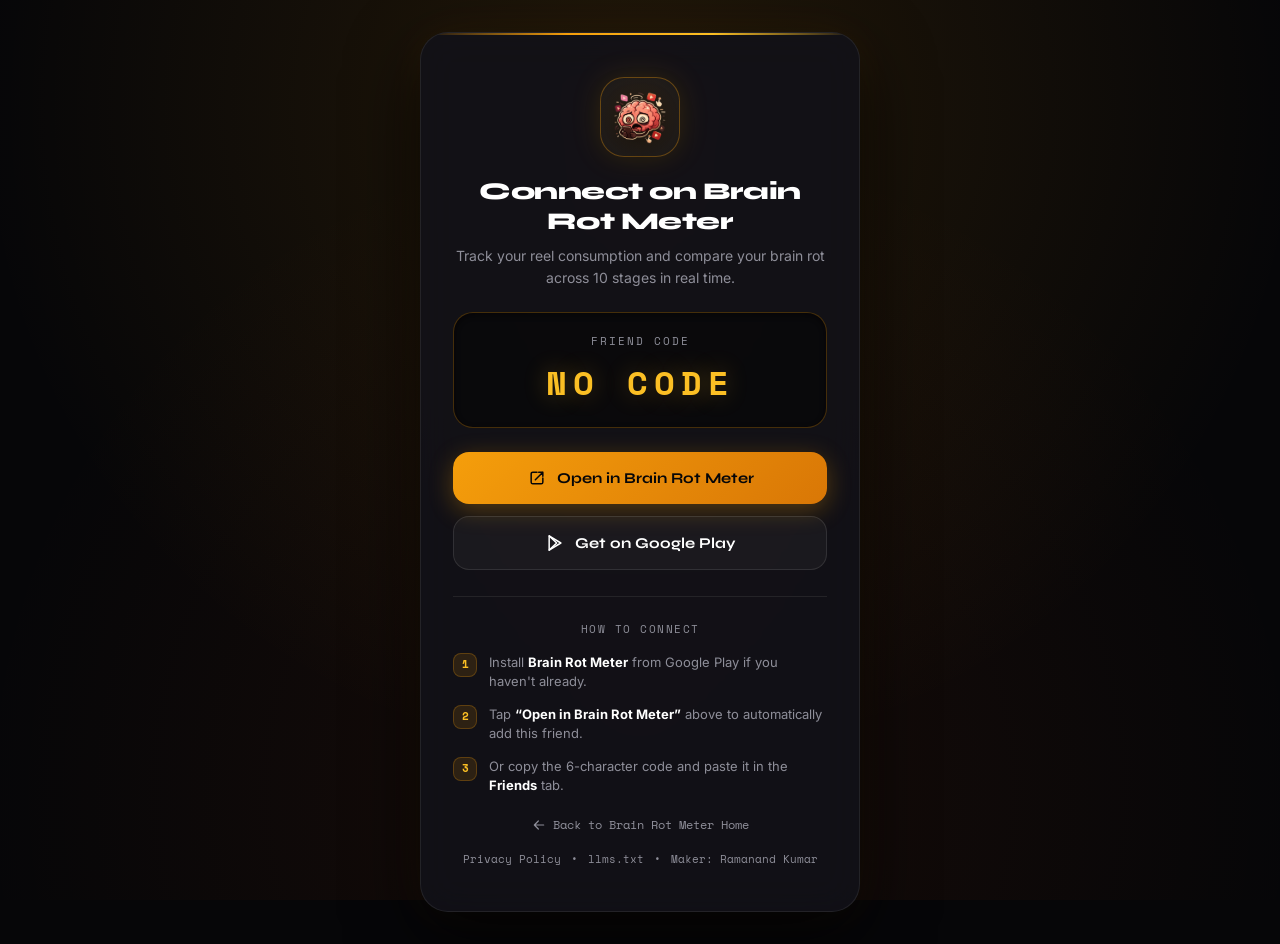
<file: connect.html>
<!doctype html>
<html lang="en">
  <head>
    <meta charset="UTF-8" />
    <meta name="viewport" content="width=device-width, initial-scale=1.0" />
    <title>Connect with Friends — Brain Rot Meter</title>
    <meta
      name="description"
      content="A friend challenged you to connect on Brain Rot Meter! Compare your daily Instagram Reels and YouTube Shorts screen rot in real time across 10 stages."
    />
    <meta name="keywords" content="connect friend code, brain rot meter friend invite, compare reel screen time, instagram reels battle, youtube shorts leaderboard, ramascript, ramanand kumar" />
    <meta name="author" content="Ramanand Kumar (RamaScript)" />
    <meta name="theme-color" content="#060608" />
    <link rel="canonical" href="https://ramascript.com/brain-rot-meter/connect.html" />

    <!-- Open Graph -->
    <meta property="og:type" content="website" />
    <meta property="og:site_name" content="Brain Rot Meter" />
    <meta property="og:title" content="Connect with Friends — Brain Rot Meter" />
    <meta
      property="og:description"
      content="Track your reel consumption and see who rots their brain faster across 10 stages. No fluff, just the raw truth."
    />
    <meta
      property="og:image"
      content="https://ramascript.com/brain-rot-meter/og-image.png"
    />
    <meta property="og:image:width" content="1200" />
    <meta property="og:image:height" content="630" />
    <meta
      property="og:url"
      content="https://ramascript.com/brain-rot-meter/connect.html"
    />

    <!-- Twitter Card -->
    <meta name="twitter:card" content="summary_large_image" />
    <meta name="twitter:title" content="Connect on Brain Rot Meter" />
    <meta
      name="twitter:description"
      content="Compare your daily reel consumption with friends in real time."
    />
    <meta name="twitter:image" content="https://ramascript.com/brain-rot-meter/og-image.png" />

    <!-- JSON-LD Structured Data -->
    <script type="application/ld+json">
    {
      "@context": "https://schema.org",
      "@type": "WebPage",
      "name": "Connect on Brain Rot Meter",
      "url": "https://ramascript.com/brain-rot-meter/connect.html",
      "description": "Add friends and compare daily Instagram Reels and YouTube Shorts counts in real time.",
      "isPartOf": {
        "@type": "WebSite",
        "name": "Brain Rot Meter",
        "url": "https://ramascript.com/brain-rot-meter/"
      },
      "breadcrumb": {
        "@type": "BreadcrumbList",
        "itemListElement": [
          {
            "@type": "ListItem",
            "position": 1,
            "name": "RamaScript",
            "item": "https://ramascript.com"
          },
          {
            "@type": "ListItem",
            "position": 2,
            "name": "Brain Rot Meter",
            "item": "https://ramascript.com/brain-rot-meter/"
          },
          {
            "@type": "ListItem",
            "position": 3,
            "name": "Connect",
            "item": "https://ramascript.com/brain-rot-meter/connect.html"
          }
        ]
      }
    }
    </script>

    <link rel="preconnect" href="https://fonts.googleapis.com" />
    <link rel="preconnect" href="https://fonts.gstatic.com" crossorigin />
    <link
      href="https://fonts.googleapis.com/css2?family=Space+Mono:wght@400;700&family=Syne:wght@600;700;800&family=Inter:wght@400;500;600;700&display=swap"
      rel="stylesheet"
    />

    <style>
      :root {
        --bg: #060608;
        --card-bg: rgba(18, 18, 24, 0.88);
        --accent: #FBBF24;
        --secondary: #FDE68A;
        --primary: #F59E0B;
        --primary-glow: rgba(245, 158, 11, 0.35);
        --border: rgba(255, 255, 255, 0.08);
        --border-gold: rgba(245, 158, 11, 0.35);
        --text: #FFFFFF;
        --text-dim: #8E8E99;
        --font-display: "Syne", -apple-system, sans-serif;
        --font-mono: "Space Mono", monospace;
        --font-body: "Inter", -apple-system, sans-serif;
      }

      * {
        margin: 0;
        padding: 0;
        box-sizing: border-box;
      }

      body {
        font-family: var(--font-body);
        background: var(--bg);
        color: var(--text);
        display: flex;
        align-items: center;
        justify-content: center;
        min-height: 100vh;
        padding: 32px 16px;
        background-image: 
          radial-gradient(circle at 50% 12%, rgba(245, 158, 11, 0.12) 0%, transparent 65%),
          radial-gradient(circle at 50% 88%, rgba(234, 88, 12, 0.08) 0%, transparent 65%);
        background-attachment: fixed;
      }

      /* Hugeicons inline styling */
      .hgi {
        width: 20px;
        height: 20px;
        display: inline-block;
        vertical-align: middle;
        stroke: currentColor;
        stroke-width: 1.8;
        stroke-linecap: round;
        stroke-linejoin: round;
        fill: none;
        flex-shrink: 0;
        overflow: visible;
      }
      .hgi-sm { width: 16px; height: 16px; }
      .hgi-md { width: 22px; height: 22px; }
      .hgi-lg { width: 28px; height: 28px; }

      .card {
        background: var(--card-bg);
        border: 1px solid var(--border);
        border-radius: 28px;
        padding: 44px 32px;
        max-width: 440px;
        width: 100%;
        text-align: center;
        box-shadow: 0 24px 70px rgba(0, 0, 0, 0.8), 0 0 40px rgba(245, 158, 11, 0.08);
        position: relative;
        overflow: hidden;
        backdrop-filter: blur(20px);
        -webkit-backdrop-filter: blur(20px);
      }

      .card::before {
        content: "";
        position: absolute;
        top: 0;
        left: 0;
        right: 0;
        height: 2px;
        background: linear-gradient(90deg, transparent, var(--primary), var(--accent), transparent);
      }

      .brand-wrap {
        display: inline-flex;
        align-items: center;
        justify-content: center;
        width: 80px;
        height: 80px;
        background: radial-gradient(circle, rgba(245, 158, 11, 0.15) 0%, rgba(255, 255, 255, 0.03) 100%);
        border: 1px solid var(--border-gold);
        border-radius: 24px;
        margin-bottom: 20px;
        box-shadow: 0 0 30px rgba(245, 158, 11, 0.15);
        position: relative;
      }

      .brand-logo-img {
        width: 54px;
        height: 54px;
        object-fit: contain;
        filter: drop-shadow(0 4px 14px rgba(0,0,0,0.6));
      }

      h1 {
        font-family: var(--font-display);
        font-size: 24px;
        font-weight: 800;
        margin-bottom: 8px;
        color: #fff;
        letter-spacing: -0.02em;
        line-height: 1.25;
      }

      .subtitle {
        color: var(--text-dim);
        font-size: 14px;
        line-height: 1.55;
        margin-bottom: 24px;
        font-family: var(--font-body);
      }

      /* Inviter preview card */
      .inviter-card {
        background: rgba(255, 255, 255, 0.03);
        border: 1px solid var(--border-gold);
        border-radius: 20px;
        padding: 14px 18px;
        margin-bottom: 22px;
        display: none;
        align-items: center;
        gap: 14px;
        text-align: left;
        box-shadow: 0 4px 20px rgba(0, 0, 0, 0.3);
      }

      .inviter-avatar {
        width: 46px;
        height: 46px;
        background: rgba(245, 158, 11, 0.12);
        border: 1px solid rgba(245, 158, 11, 0.3);
        border-radius: 14px;
        display: flex;
        align-items: center;
        justify-content: center;
        flex-shrink: 0;
        color: var(--accent);
        overflow: hidden;
      }

      .inviter-avatar img {
        width: 100%;
        height: 100%;
        object-fit: contain;
        padding: 4px;
      }

      .inviter-info {
        flex: 1;
        min-width: 0;
      }

      .inviter-name {
        font-family: var(--font-display);
        font-size: 15px;
        font-weight: 700;
        color: #fff;
        white-space: nowrap;
        overflow: hidden;
        text-overflow: ellipsis;
      }

      .inviter-status {
        font-size: 12px;
        color: var(--secondary);
        font-weight: 600;
        font-family: var(--font-mono);
        margin-top: 2px;
      }

      /* Code box */
      .code-box {
        background: rgba(0, 0, 0, 0.45);
        border: 1px solid rgba(245, 158, 11, 0.25);
        border-radius: 20px;
        padding: 20px;
        margin-bottom: 24px;
        position: relative;
        box-shadow: inset 0 2px 10px rgba(0,0,0,0.5);
      }

      .code-box .label {
        font-size: 11px;
        font-family: var(--font-mono);
        text-transform: uppercase;
        letter-spacing: 2px;
        color: var(--text-dim);
        margin-bottom: 8px;
      }

      .code-display {
        font-family: var(--font-mono);
        font-size: 34px;
        font-weight: 700;
        color: var(--accent);
        letter-spacing: 6px;
        display: block;
        text-shadow: 0 0 24px rgba(251, 191, 36, 0.3);
      }

      .copy-btn {
        margin-top: 14px;
        display: inline-flex;
        align-items: center;
        gap: 8px;
        background: rgba(255, 255, 255, 0.05);
        border: 1px solid rgba(255, 255, 255, 0.12);
        color: var(--text);
        padding: 9px 18px;
        border-radius: 12px;
        font-size: 12px;
        font-weight: 600;
        font-family: var(--font-mono);
        cursor: pointer;
        transition: all 0.2s cubic-bezier(0.16, 1, 0.3, 1);
      }

      .copy-btn:hover {
        background: rgba(245, 158, 11, 0.15);
        border-color: var(--accent);
        color: #fff;
        transform: translateY(-1px);
        box-shadow: 0 4px 15px rgba(245, 158, 11, 0.15);
      }

      /* Actions */
      .actions {
        display: flex;
        flex-direction: column;
        gap: 12px;
        margin-bottom: 26px;
      }

      .btn {
        display: inline-flex;
        align-items: center;
        justify-content: center;
        gap: 10px;
        padding: 16px 24px;
        border-radius: 16px;
        font-size: 15px;
        font-weight: 700;
        font-family: var(--font-display);
        text-decoration: none;
        cursor: pointer;
        transition: all 0.2s cubic-bezier(0.16, 1, 0.3, 1);
      }

      .btn:active {
        transform: scale(0.98);
      }

      .btn-primary {
        background: linear-gradient(135deg, #F59E0B 0%, #D97706 100%);
        color: #060608;
        box-shadow: 0 6px 24px rgba(245, 158, 11, 0.3);
        border: none;
      }

      .btn-primary:hover {
        opacity: 0.95;
        box-shadow: 0 8px 32px rgba(245, 158, 11, 0.45);
        transform: translateY(-1px);
        color: #000;
      }

      .btn-secondary {
        background: rgba(255, 255, 255, 0.04);
        border: 1px solid rgba(255, 255, 255, 0.1);
        color: var(--text);
      }

      .btn-secondary:hover {
        background: rgba(255, 255, 255, 0.08);
        border-color: rgba(255, 255, 255, 0.2);
        color: #fff;
        transform: translateY(-1px);
      }

      /* Steps */
      .steps {
        text-align: left;
        border-top: 1px solid var(--border);
        padding-top: 24px;
      }

      .steps-title {
        font-size: 11px;
        font-family: var(--font-mono);
        text-transform: uppercase;
        letter-spacing: 1.5px;
        color: var(--text-dim);
        margin-bottom: 16px;
        text-align: center;
      }

      .step {
        display: flex;
        gap: 12px;
        margin-bottom: 14px;
        font-size: 13px;
        color: var(--text-dim);
        line-height: 1.45;
      }

      .step:last-child {
        margin-bottom: 0;
      }

      .step-num {
        background: rgba(245, 158, 11, 0.12);
        border: 1px solid rgba(245, 158, 11, 0.25);
        color: var(--accent);
        border-radius: 8px;
        width: 24px;
        height: 24px;
        display: flex;
        align-items: center;
        justify-content: center;
        font-weight: 700;
        font-size: 11px;
        font-family: var(--font-mono);
        flex-shrink: 0;
      }

      .step strong {
        color: #fff;
      }

      .back-home {
        display: inline-flex;
        align-items: center;
        justify-content: center;
        gap: 6px;
        font-size: 12px;
        font-family: var(--font-mono);
        color: var(--text-dim);
        text-decoration: none;
        margin-top: 22px;
        transition: color 0.2s;
      }

      .back-home:hover {
        color: var(--accent);
      }

      /* Toast */
      #toast {
        position: fixed;
        bottom: 28px;
        left: 50%;
        transform: translateX(-50%) translateY(100px);
        background: #14141c;
        border: 1px solid var(--border-gold);
        color: #fff;
        padding: 12px 22px;
        border-radius: 14px;
        font-size: 13px;
        font-family: var(--font-mono);
        font-weight: 600;
        box-shadow: 0 16px 40px rgba(0, 0, 0, 0.8), 0 0 20px rgba(245, 158, 11, 0.15);
        opacity: 0;
        transition: all 0.3s cubic-bezier(0.18, 0.89, 0.32, 1.28);
        pointer-events: none;
        z-index: 100;
        display: flex;
        align-items: center;
        gap: 10px;
      }

      #toast.show {
        transform: translateX(-50%) translateY(0);
        opacity: 1;
      }
    </style>
  </head>
  <body>
        <!-- Hugeicons master SVG defs -->
    <svg xmlns="http://www.w3.org/2000/svg" style="position: absolute; width: 0; height: 0; overflow: hidden;" aria-hidden="true">
      <defs>
        <symbol id="hgi-user" viewBox="0 0 24 24">
          <circle cx="12" cy="8" r="3.5" />
          <path d="M6 19c0-3 2.7-5 6-5s6 2 6 5" stroke-linecap="round" />
        </symbol>
        <symbol id="hgi-copy" viewBox="0 0 24 24">
          <rect x="8.5" y="4.5" width="11" height="13" rx="2" />
          <path d="M4.5 8.5v10a2 2 0 002 2h10" stroke-linecap="round" stroke-linejoin="round" />
        </symbol>
        <symbol id="hgi-open-in-new" viewBox="0 0 24 24">
          <path d="M12 5H7a2 2 0 00-2 2v10a2 2 0 002 2h10a2 2 0 002-2v-5M14 5h5v5M10 14L19 5" stroke-linecap="round" stroke-linejoin="round" />
        </symbol>
        <symbol id="hgi-google-play" viewBox="0 0 24 24">
          <path d="M5 3.5L19 12L5 20.5V3.5Z" stroke-linejoin="round" />
          <path d="M5 3.5L14 12M5 20.5L14 12" />
        </symbol>
        <symbol id="hgi-check" viewBox="0 0 24 24">
          <path d="M4.5 12.5l5 5L19.5 6.5" stroke-linecap="round" stroke-linejoin="round" />
        </symbol>
        <symbol id="hgi-arrow-left" viewBox="0 0 24 24">
          <path d="M19 12H5M11 6l-6 6 6 6" stroke-linecap="round" stroke-linejoin="round" />
        </symbol>
      </defs>
    </svg>

    <div class="card">
      <div class="brand-wrap">
        <img src="assets/logo.png" alt="Brain Rot Meter" class="brand-logo-img" />
      </div>

      <h1 id="title-text">Connect on Brain Rot Meter</h1>
      <p class="subtitle" id="subtitle-text">
        Track your reel consumption and compare your brain rot across 10 stages in real time.
      </p>

      <!-- Dynamic Inviter Preview -->
      <div class="inviter-card" id="inviter-card">
        <div class="inviter-avatar" id="inviter-avatar">
          <svg class="hgi hgi-md" viewBox="0 0 24 24"><use href="#hgi-user"></use></svg>
        </div>
        <div class="inviter-info">
          <div class="inviter-name" id="inviter-name">Friend</div>
          <div class="inviter-status" id="inviter-status">
            Active on Brain Rot Meter
          </div>
        </div>
      </div>

      <!-- Friend Code Display -->
      <div class="code-box">
        <div class="label">Friend Code</div>
        <span class="code-display" id="code">------</span>
        <button class="copy-btn" id="copy-btn" onclick="copyCode()">
          <svg class="hgi hgi-sm" viewBox="0 0 24 24"><use href="#hgi-copy"></use></svg>
          <span>Copy Code</span>
        </button>
      </div>

      <!-- Actions -->
      <div class="actions">
        <a class="btn btn-primary" id="open-app-btn" href="#" onclick="openInApp(event)">
          <svg class="hgi" viewBox="0 0 24 24"><use href="#hgi-open-in-new"></use></svg>
          <span>Open in Brain Rot Meter</span>
        </a>
        <a
          class="btn btn-secondary"
          id="play-store-btn"
          href="https://play.google.com/store/apps/details?id=com.ramascript.brainrotmeter"
          target="_blank"
          rel="noopener noreferrer"
        >
          <svg class="hgi" viewBox="0 0 24 24"><use href="#hgi-google-play"></use></svg>
          <span>Get on Google Play</span>
        </a>
      </div>

      <!-- Steps -->
      <div class="steps">
        <div class="steps-title">How To Connect</div>
        <div class="step">
          <div class="step-num">1</div>
          <div>Install <strong>Brain Rot Meter</strong> from Google Play if you haven't already.</div>
        </div>
        <div class="step">
          <div class="step-num">2</div>
          <div>Tap <strong>“Open in Brain Rot Meter”</strong> above to automatically add this friend.</div>
        </div>
        <div class="step">
          <div class="step-num">3</div>
          <div>Or copy the 6-character code and paste it in the <strong>Friends</strong> tab.</div>
        </div>
      </div>

      <a href="index.html" class="back-home">
        <svg class="hgi hgi-sm" viewBox="0 0 24 24"><use href="#hgi-arrow-left"></use></svg>
        <span>Back to Brain Rot Meter Home</span>
      </a>
      <div style="margin-top: 14px; display: flex; justify-content: center; align-items: center; gap: 10px; font-size: 11px; font-family: var(--font-mono); color: var(--text-dim);">
        <a href="privacy.html" style="color: var(--text-dim); text-decoration: none;">Privacy Policy</a>
        <span>•</span>
        <a href="llms.txt" style="color: var(--text-dim); text-decoration: none;">llms.txt</a>
        <span>•</span>
        <a href="index.html#about" style="color: var(--text-dim); text-decoration: none;">Maker: Ramanand Kumar</a>
      </div>
    </div>

    <div id="toast">
      <svg class="hgi hgi-sm" style="color: #4ade80;" viewBox="0 0 24 24"><use href="#hgi-check"></use></svg>
      <span id="toast-text">Copied to clipboard!</span>
    </div>

    <script>
      const params = new URLSearchParams(window.location.search);
      const code = (params.get("code") || "").trim().toUpperCase();
      const inviterName = (params.get("name") || "").trim();
      const inviterStage = (params.get("stage") || "").trim();
      const inviterCount = params.get("count");

      const codeNode = document.getElementById("code");
      const titleNode = document.getElementById("title-text");
      const subtitleNode = document.getElementById("subtitle-text");
      const inviterCard = document.getElementById("inviter-card");
      const inviterNameNode = document.getElementById("inviter-name");
      const inviterStatusNode = document.getElementById("inviter-status");
      const openAppBtn = document.getElementById("open-app-btn");
      const playStoreBtn = document.getElementById("play-store-btn");

      const packageName = "com.ramascript.brainrotmeter";
      const fallbackUrl = `https://play.google.com/store/apps/details?id=${packageName}&referrer=utm_source%3Dfriend_invite${code ? `%26utm_campaign%3Dcode_${code}` : ''}`;
      playStoreBtn.href = fallbackUrl;

      // Clean 10 stages mood dictionary (no emojis)
      const STAGE_MOODS = {
        1: "Perfectly Healthy",
        2: "Slightly Distracted",
        3: "Brain Fog",
        4: "Sleepy Mode",
        5: "Overstimulated",
        6: "Fried",
        7: "Damaged",
        8: "Rotting",
        9: "Critical",
        10: "Dead Brain"
      };

      // Populate Code
      if (code) {
        codeNode.textContent = code;
      } else {
        codeNode.textContent = "NO CODE";
        document.getElementById("copy-btn").style.display = "none";
      }

      // Populate Inviter Details if provided
      if (inviterName) {
        titleNode.textContent = `${inviterName} challenged you!`;
        subtitleNode.textContent = "Connect now to compare daily reel counts and brain rot stages in real time.";
        inviterCard.style.display = "flex";
        inviterNameNode.textContent = inviterName;

        let statusText = "Ready to compare brain rot";
        if (inviterCount && Number(inviterCount) > 0) {
          statusText = `${inviterCount} reels watched today`;
        }
        if (inviterStage) {
          const stageInt = Math.min(10, Math.max(1, parseInt(inviterStage) || 1));
          if (!inviterCount || Number(inviterCount) <= 0) {
            statusText = `Stage ${stageInt}: ${STAGE_MOODS[stageInt] || 'Active Scroller'}`;
          }
          const inviterAvatarNode = document.getElementById("inviter-avatar");
          if (inviterAvatarNode) {
            inviterAvatarNode.innerHTML = `<img src="assets/brains/stage${stageInt}.png" alt="Stage ${stageInt}" />`;
          }
        }
        inviterStatusNode.textContent = statusText;
      }

      // Dynamic host resolution
      const currentHost = window.location.host || "ramascript.com";
      const currentPath = window.location.pathname.replace(/\/connect(\.html)?$/, '/connect').replace(/\/$/, '');

      function buildIntentUrl(codeValue) {
        const query = codeValue ? `?code=${encodeURIComponent(codeValue)}` : "";
        return `intent://${currentHost}${currentPath}${query}#Intent;scheme=https;package=${packageName};S.browser_fallback_url=${encodeURIComponent(fallbackUrl)};end`;
      }

      const intentUrl = buildIntentUrl(code);
      openAppBtn.href = intentUrl;

      function openInApp(event) {
        if (event) event.preventDefault();
        if (!code) {
          window.location.href = fallbackUrl;
          return;
        }

        const fallbackTimer = setTimeout(() => {
          window.location.href = fallbackUrl;
        }, 1400);

        window.location.href = intentUrl;

        document.addEventListener("visibilitychange", () => {
          if (document.hidden) {
            clearTimeout(fallbackTimer);
          }
        });
      }

      function copyCode() {
        if (!code) return;
        navigator.clipboard.writeText(code).then(() => {
          showToast(`Friend code ${code} copied!`);
        }).catch(() => {
          const ta = document.createElement("textarea");
          ta.value = code;
          document.body.appendChild(ta);
          ta.select();
          document.execCommand("copy");
          document.body.removeChild(ta);
          showToast(`Friend code ${code} copied!`);
        });
      }

      function showToast(msg) {
        const toast = document.getElementById("toast");
        const toastText = document.getElementById("toast-text");
        toastText.textContent = msg;
        toast.classList.add("show");
        setTimeout(() => toast.classList.remove("show"), 2500);
      }

      // Auto-trigger if launched on mobile with a valid code
      const isMobile = /Android|iPhone|iPad|iPod/i.test(navigator.userAgent);
      if (isMobile && code && !sessionStorage.getItem("attempted_app_open")) {
        sessionStorage.setItem("attempted_app_open", "true");
        setTimeout(() => {
          openInApp();
        }, 300);
      }
    </script>
  </body>
</html>
</file>
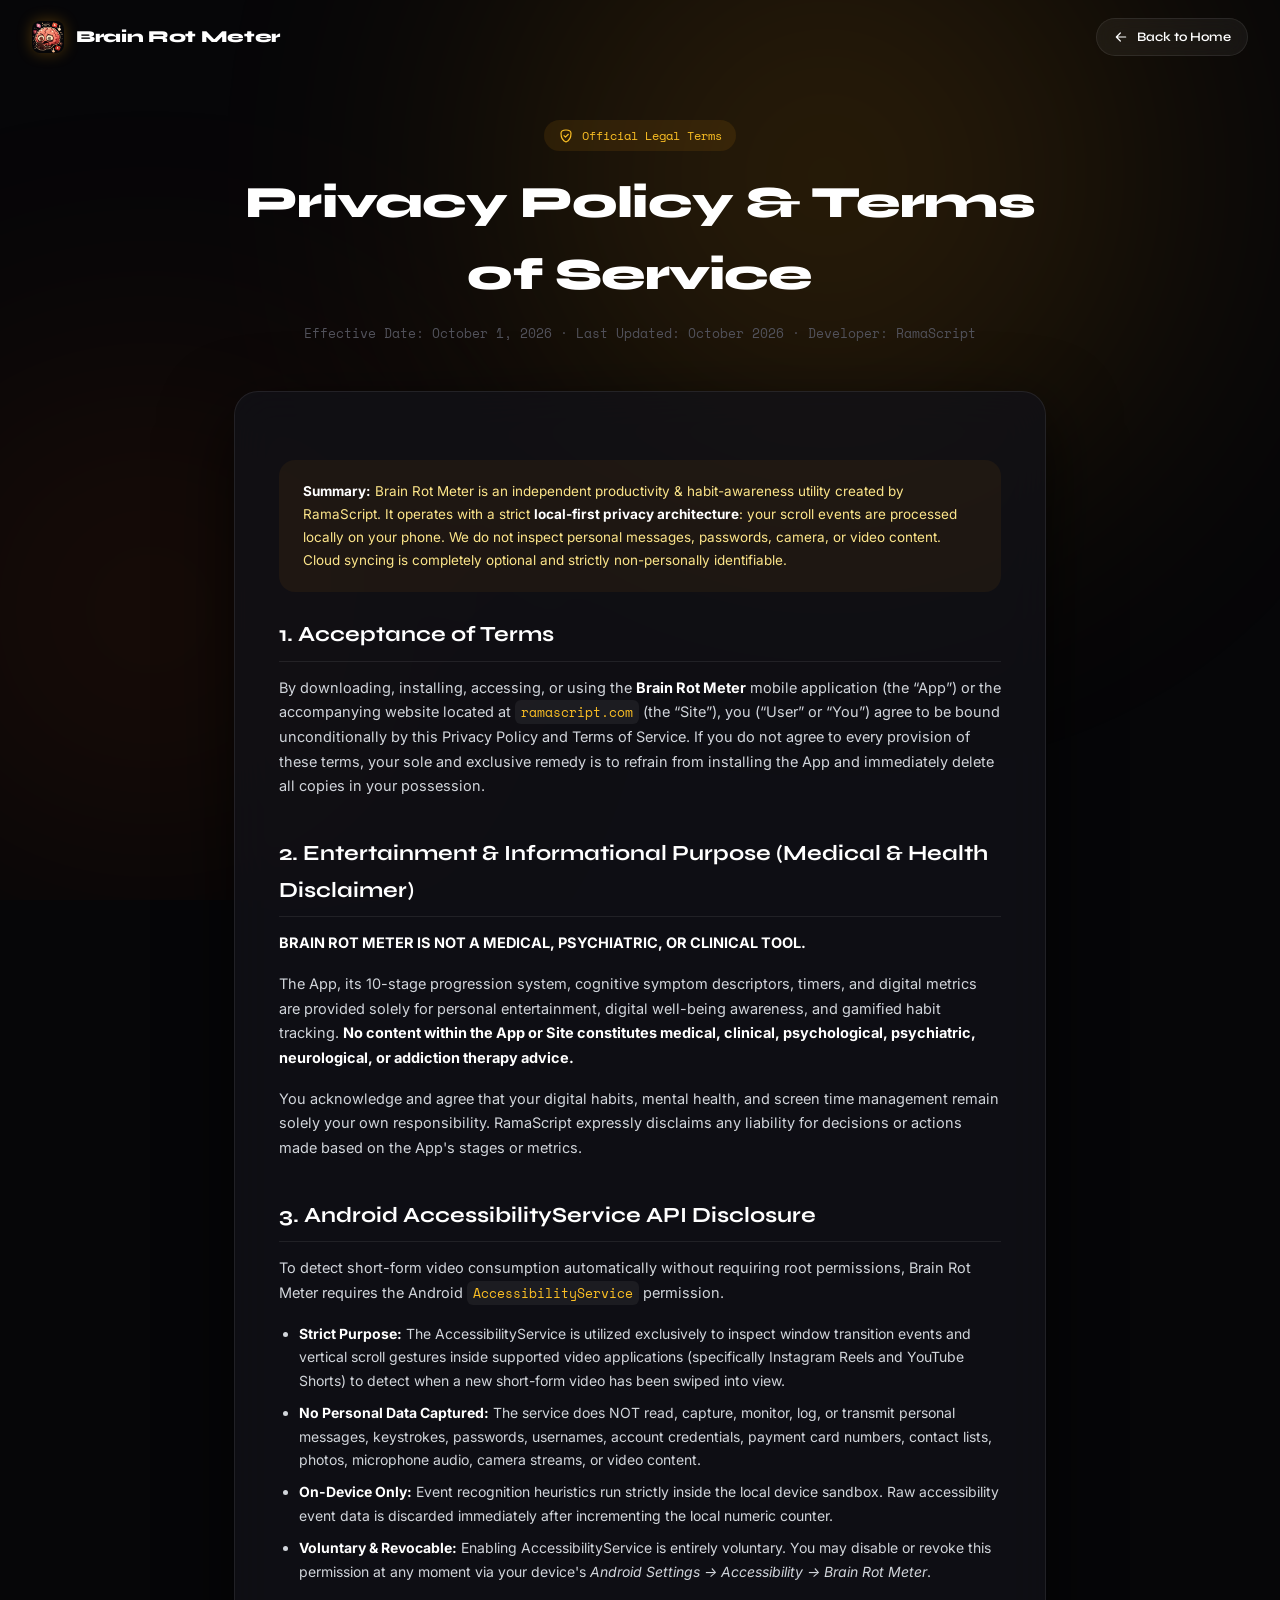
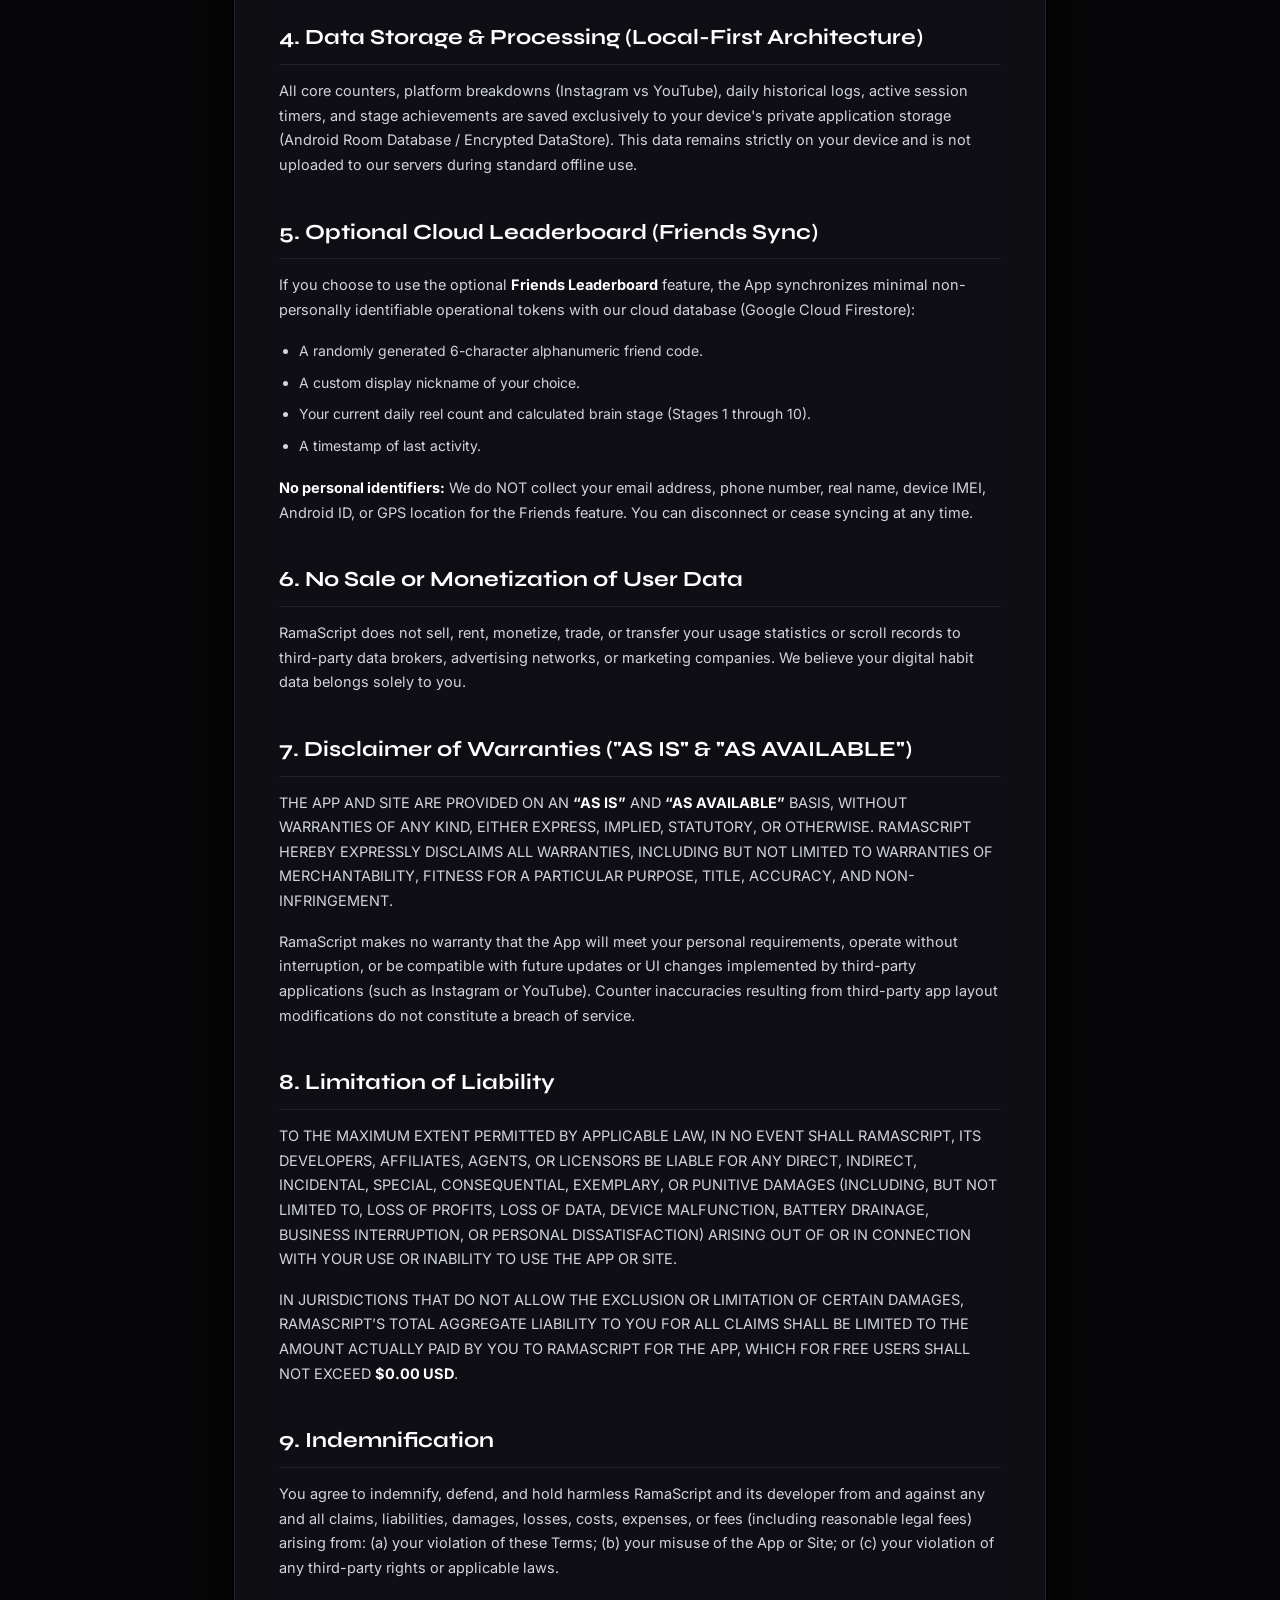
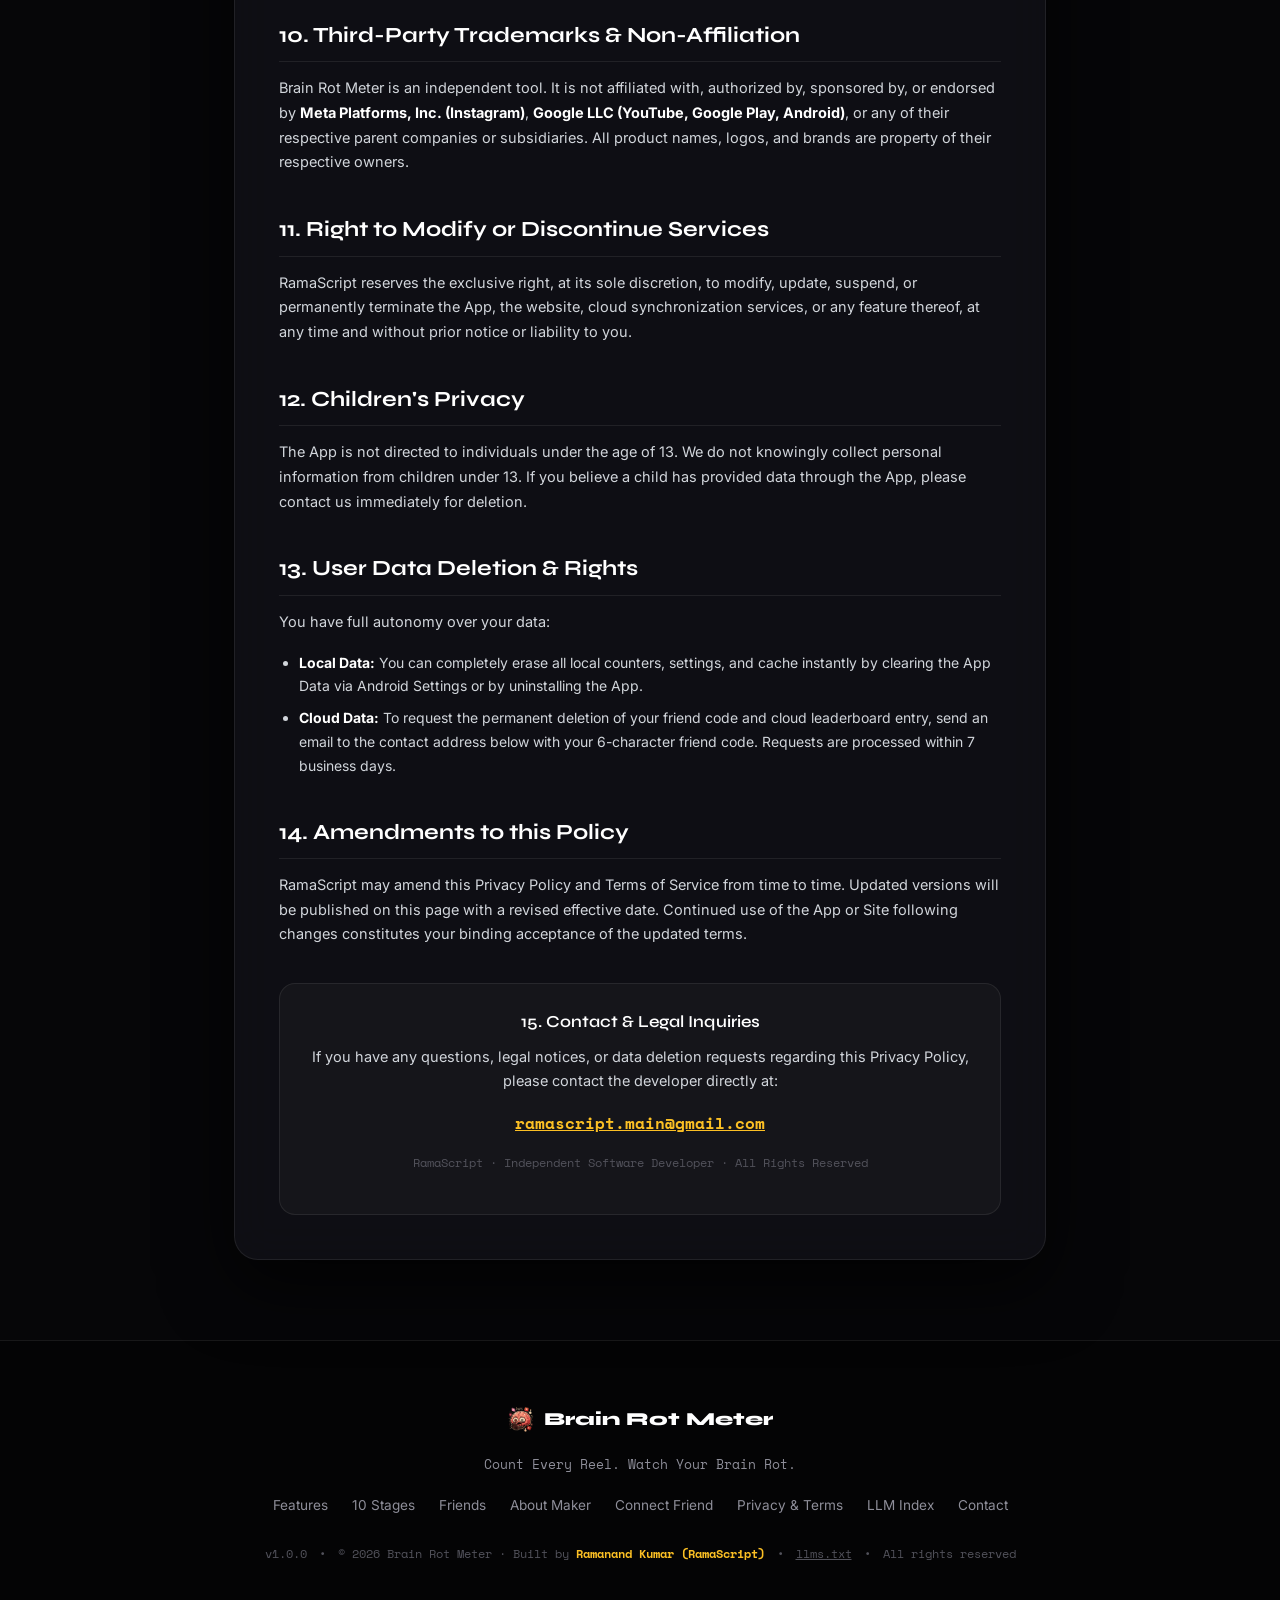
<file: privacy.html>
<!doctype html>
<html lang="en">
<head>
  <meta charset="UTF-8" />
  <meta name="viewport" content="width=device-width, initial-scale=1.0" />
  <title>Privacy Policy &amp; Terms of Service — Brain Rot Meter</title>
  <meta name="description" content="Official Privacy Policy and Terms of Service for Brain Rot Meter by RamaScript. Learn how our local-first tracking works, our Accessibility Service disclosure, and developer terms." />
  <meta name="author" content="Ramanand Kumar" />
  <meta name="creator" content="RamaScript" />
  <meta name="publisher" content="RamaScript" />
  <meta name="robots" content="index, follow, max-snippet:-1, max-image-preview:large" />
  <meta name="theme-color" content="#060608" />

  <!-- Canonical URL -->
  <link rel="canonical" href="https://ramascript.com/brain-rot-meter/privacy" />

  <!-- LLM Context Autodiscovery -->
  <link rel="help" type="text/plain" href="https://ramascript.com/brain-rot-meter/llms.txt" title="LLM Knowledge Graph" />

  <!-- Open Graph / Facebook -->
  <meta property="og:type" content="website" />
  <meta property="og:title" content="Privacy Policy &amp; Terms — Brain Rot Meter" />
  <meta property="og:description" content="Official Privacy Policy and Developer Terms for Brain Rot Meter by RamaScript. Local-first reel tracking with zero tracking servers." />
  <meta property="og:url" content="https://ramascript.com/brain-rot-meter/privacy" />
  <meta property="og:site_name" content="Brain Rot Meter" />
  <meta property="og:image" content="https://ramascript.com/brain-rot-meter/assets/og-image.png" />
  <meta property="og:image:width" content="1200" />
  <meta property="og:image:height" content="630" />
  <meta property="og:image:alt" content="Brain Rot Meter Privacy Policy and Developer Terms" />

  <!-- Twitter Card -->
  <meta name="twitter:card" content="summary_large_image" />
  <meta name="twitter:title" content="Privacy Policy &amp; Terms — Brain Rot Meter" />
  <meta name="twitter:description" content="Official Privacy Policy and Developer Terms for Brain Rot Meter by RamaScript." />
  <meta name="twitter:image" content="https://ramascript.com/brain-rot-meter/assets/og-image.png" />

  <!-- Structured Data (JSON-LD) -->
  <script type="application/ld+json">
  {
    "@context": "https://schema.org",
    "@graph": [
      {
        "@type": "WebPage",
        "@id": "https://ramascript.com/brain-rot-meter/privacy#webpage",
        "url": "https://ramascript.com/brain-rot-meter/privacy",
        "name": "Privacy Policy & Terms of Service — Brain Rot Meter",
        "description": "Official Privacy Policy and Terms of Service for Brain Rot Meter. Learn how our local-first tracking works, our Accessibility Service disclosure, and developer terms.",
        "isPartOf": {
          "@type": "WebSite",
          "@id": "https://ramascript.com/brain-rot-meter/#website",
          "name": "Brain Rot Meter",
          "url": "https://ramascript.com/brain-rot-meter/"
        },
        "breadcrumb": {
          "@id": "https://ramascript.com/brain-rot-meter/privacy#breadcrumb"
        },
        "inLanguage": "en-US"
      },
      {
        "@type": "BreadcrumbList",
        "@id": "https://ramascript.com/brain-rot-meter/privacy#breadcrumb",
        "itemListElement": [
          {
            "@type": "ListItem",
            "position": 1,
            "name": "Home",
            "item": "https://ramascript.com/brain-rot-meter/"
          },
          {
            "@type": "ListItem",
            "position": 2,
            "name": "Privacy & Terms",
            "item": "https://ramascript.com/brain-rot-meter/privacy"
          }
        ]
      }
    ]
  }
  </script>

  <link rel="stylesheet" href="style.css" />
  <link rel="preconnect" href="https://fonts.googleapis.com" />
  <link rel="preconnect" href="https://fonts.gstatic.com" crossorigin />
  <link href="https://fonts.googleapis.com/css2?family=Inter:wght@400;500;600;700&family=Space+Mono:wght@400;700&family=Syne:wght@600;700;800&display=swap" rel="stylesheet" />

  <style>
    .legal-page {
      max-width: 860px;
      margin: 0 auto;
      padding: 120px 24px 80px;
      position: relative;
      z-index: 1;
    }

    .legal-header {
      text-align: center;
      margin-bottom: 48px;
    }

    .legal-badge {
      display: inline-flex;
      align-items: center;
      gap: 8px;
      padding: 6px 14px;
      background: rgba(245, 158, 11, 0.1);
      border: 1px solid var(--border-gold);
      border-radius: 999px;
      font-family: var(--font-mono);
      font-size: 12px;
      color: var(--accent);
      margin-bottom: 16px;
    }

    .legal-title {
      font-family: var(--font-display);
      font-size: clamp(2rem, 4vw, 2.8rem);
      font-weight: 800;
      letter-spacing: -0.02em;
      margin-bottom: 12px;
      color: #fff;
    }

    .legal-sub {
      font-family: var(--font-mono);
      font-size: 13px;
      color: var(--text-dim);
    }

    .legal-card {
      background: var(--card-bg);
      border: 1px solid var(--border);
      border-radius: 24px;
      padding: 44px;
      box-shadow: 0 24px 70px rgba(0, 0, 0, 0.7);
      backdrop-filter: blur(20px);
      -webkit-backdrop-filter: blur(20px);
      line-height: 1.7;
      color: #d1d5db;
    }

    .legal-card h2 {
      font-family: var(--font-display);
      font-size: 1.35rem;
      font-weight: 700;
      color: #fff;
      margin: 36px 0 14px;
      padding-bottom: 8px;
      border-bottom: 1px solid var(--border);
      display: flex;
      align-items: center;
      gap: 10px;
    }

    .legal-card h2:first-of-type {
      margin-top: 0;
    }

    .legal-card h3 {
      font-family: var(--font-display);
      font-size: 1.05rem;
      font-weight: 600;
      color: var(--accent);
      margin: 20px 0 8px;
    }

    .legal-card p {
      margin-bottom: 16px;
      font-size: 14.5px;
    }

    .legal-card strong {
      color: #fff;
    }

    .legal-card code {
      font-family: var(--font-mono);
      background: rgba(255, 255, 255, 0.06);
      padding: 2px 6px;
      border-radius: 6px;
      font-size: 13px;
      color: var(--accent);
    }

    .legal-card ul {
      margin-bottom: 18px;
      padding-left: 20px;
    }

    .legal-card li {
      margin-bottom: 8px;
      font-size: 14px;
      list-style-type: disc;
    }

    .callout-box {
      background: rgba(245, 158, 11, 0.06);
      border: 1px solid var(--border-gold);
      border-radius: 16px;
      padding: 20px 24px;
      margin: 24px 0;
    }

    .callout-box p {
      margin-bottom: 0;
      font-size: 13.5px;
      color: #fde68a;
    }

    .contact-box {
      background: rgba(255, 255, 255, 0.03);
      border: 1px solid var(--border);
      border-radius: 16px;
      padding: 24px;
      margin-top: 36px;
      text-align: center;
    }

    .contact-email {
      font-family: var(--font-mono);
      font-size: 16px;
      font-weight: 700;
      color: var(--accent);
      text-decoration: underline;
    }

    @media (max-width: 768px) {
      .legal-page { padding: 90px 16px 60px; }
      .legal-card { padding: 28px 20px; }
    }
  </style>
</head>
<body>

  <!-- Master Hugeicons SVG Definitions -->
  <svg xmlns="http://www.w3.org/2000/svg" style="position: absolute; width: 0; height: 0; overflow: hidden;" aria-hidden="true">
    <defs>
      <symbol id="hgi-shield" viewBox="0 0 24 24">
        <path d="M12 3c4.2 0 7.5 1.2 7.5 5 0 6.5-3.5 11.5-7.5 13-4-1.5-7.5-6.5-7.5-13 0-3.8 3.3-5 7.5-5z" stroke-linejoin="round" />
        <path d="M9 11.5l2.2 2.2 4.3-4.3" stroke-linecap="round" stroke-linejoin="round" />
      </symbol>
      <symbol id="hgi-arrow-left" viewBox="0 0 24 24">
        <path d="M19 12H5M11 6l-6 6 6 6" stroke-linecap="round" stroke-linejoin="round" />
      </symbol>
      <symbol id="hgi-user-group" viewBox="0 0 24 24">
        <circle cx="12" cy="7" r="3" />
        <path d="M6.5 19c0-3 2.5-5 5.5-5s5.5 2 5.5 5" stroke-linecap="round" />
        <circle cx="5" cy="8.5" r="2" />
        <path d="M2.5 17.5c0-1.8 1.3-3.2 3-3.5" stroke-linecap="round" />
        <circle cx="19" cy="8.5" r="2" />
        <path d="M18.5 14c1.7.3 3 1.7 3 3.5" stroke-linecap="round" />
      </symbol>
    </defs>
  </svg>

  <!-- Ambient Lighting -->
  <div class="bg-ambient">
    <div class="ambient-orb orb-1"></div>
    <div class="ambient-orb orb-2"></div>
  </div>

  <!-- NAVBAR -->
  <nav class="navbar" id="navbar">
    <div class="nav-inner">
      <a href="index.html" class="nav-logo">
        <img src="assets/logo.png" alt="Brain Rot Meter" class="nav-logo-img" />
        <span class="nav-logo-text">Brain Rot Meter</span>
      </a>

      <div style="display: flex; align-items: center; gap: 16px;">
        <a href="index.html" class="btn-secondary" style="padding: 8px 16px; font-size: 13px;">
          <svg class="hgi hgi-sm" viewBox="0 0 24 24"><use href="#hgi-arrow-left"></use></svg>
          <span>Back to Home</span>
        </a>
      </div>
    </div>
  </nav>

  <!-- LEGAL CONTENT -->
  <main class="legal-page">
    <div class="legal-header">
      <div class="legal-badge">
        <svg class="hgi hgi-sm" viewBox="0 0 24 24"><use href="#hgi-shield"></use></svg>
        <span>Official Legal Terms</span>
      </div>
      <h1 class="legal-title">Privacy Policy &amp; Terms of Service</h1>
      <p class="legal-sub">Effective Date: October 1, 2026 · Last Updated: October 2026 · Developer: RamaScript</p>
    </div>

    <div class="legal-card">
      <div class="callout-box">
        <p><strong>Summary:</strong> Brain Rot Meter is an independent productivity &amp; habit-awareness utility created by RamaScript. It operates with a strict <strong>local-first privacy architecture</strong>: your scroll events are processed locally on your phone. We do not inspect personal messages, passwords, camera, or video content. Cloud syncing is completely optional and strictly non-personally identifiable.</p>
      </div>

      <h2>1. Acceptance of Terms</h2>
      <p>By downloading, installing, accessing, or using the <strong>Brain Rot Meter</strong> mobile application (the “App”) or the accompanying website located at <code>ramascript.com</code> (the “Site”), you (“User” or “You”) agree to be bound unconditionally by this Privacy Policy and Terms of Service. If you do not agree to every provision of these terms, your sole and exclusive remedy is to refrain from installing the App and immediately delete all copies in your possession.</p>

      <h2>2. Entertainment &amp; Informational Purpose (Medical &amp; Health Disclaimer)</h2>
      <p><strong>BRAIN ROT METER IS NOT A MEDICAL, PSYCHIATRIC, OR CLINICAL TOOL.</strong></p>
      <p>The App, its 10-stage progression system, cognitive symptom descriptors, timers, and digital metrics are provided solely for personal entertainment, digital well-being awareness, and gamified habit tracking. <strong>No content within the App or Site constitutes medical, clinical, psychological, psychiatric, neurological, or addiction therapy advice.</strong></p>
      <p>You acknowledge and agree that your digital habits, mental health, and screen time management remain solely your own responsibility. RamaScript expressly disclaims any liability for decisions or actions made based on the App's stages or metrics.</p>

      <h2>3. Android AccessibilityService API Disclosure</h2>
      <p>To detect short-form video consumption automatically without requiring root permissions, Brain Rot Meter requires the Android <code>AccessibilityService</code> permission.</p>
      <ul>
        <li><strong>Strict Purpose:</strong> The AccessibilityService is utilized exclusively to inspect window transition events and vertical scroll gestures inside supported video applications (specifically Instagram Reels and YouTube Shorts) to detect when a new short-form video has been swiped into view.</li>
        <li><strong>No Personal Data Captured:</strong> The service does NOT read, capture, monitor, log, or transmit personal messages, keystrokes, passwords, usernames, account credentials, payment card numbers, contact lists, photos, microphone audio, camera streams, or video content.</li>
        <li><strong>On-Device Only:</strong> Event recognition heuristics run strictly inside the local device sandbox. Raw accessibility event data is discarded immediately after incrementing the local numeric counter.</li>
        <li><strong>Voluntary &amp; Revocable:</strong> Enabling AccessibilityService is entirely voluntary. You may disable or revoke this permission at any moment via your device's <em>Android Settings &rarr; Accessibility &rarr; Brain Rot Meter</em>.</li>
      </ul>

      <h2>4. Data Storage &amp; Processing (Local-First Architecture)</h2>
      <p>All core counters, platform breakdowns (Instagram vs YouTube), daily historical logs, active session timers, and stage achievements are saved exclusively to your device's private application storage (Android Room Database / Encrypted DataStore). This data remains strictly on your device and is not uploaded to our servers during standard offline use.</p>

      <h2>5. Optional Cloud Leaderboard (Friends Sync)</h2>
      <p>If you choose to use the optional <strong>Friends Leaderboard</strong> feature, the App synchronizes minimal non-personally identifiable operational tokens with our cloud database (Google Cloud Firestore):</p>
      <ul>
        <li>A randomly generated 6-character alphanumeric friend code.</li>
        <li>A custom display nickname of your choice.</li>
        <li>Your current daily reel count and calculated brain stage (Stages 1 through 10).</li>
        <li>A timestamp of last activity.</li>
      </ul>
      <p><strong>No personal identifiers:</strong> We do NOT collect your email address, phone number, real name, device IMEI, Android ID, or GPS location for the Friends feature. You can disconnect or cease syncing at any time.</p>

      <h2>6. No Sale or Monetization of User Data</h2>
      <p>RamaScript does not sell, rent, monetize, trade, or transfer your usage statistics or scroll records to third-party data brokers, advertising networks, or marketing companies. We believe your digital habit data belongs solely to you.</p>

      <h2>7. Disclaimer of Warranties ("AS IS" &amp; "AS AVAILABLE")</h2>
      <p>THE APP AND SITE ARE PROVIDED ON AN <strong>“AS IS”</strong> AND <strong>“AS AVAILABLE”</strong> BASIS, WITHOUT WARRANTIES OF ANY KIND, EITHER EXPRESS, IMPLIED, STATUTORY, OR OTHERWISE. RAMASCRIPT HEREBY EXPRESSLY DISCLAIMS ALL WARRANTIES, INCLUDING BUT NOT LIMITED TO WARRANTIES OF MERCHANTABILITY, FITNESS FOR A PARTICULAR PURPOSE, TITLE, ACCURACY, AND NON-INFRINGEMENT.</p>
      <p>RamaScript makes no warranty that the App will meet your personal requirements, operate without interruption, or be compatible with future updates or UI changes implemented by third-party applications (such as Instagram or YouTube). Counter inaccuracies resulting from third-party app layout modifications do not constitute a breach of service.</p>

      <h2>8. Limitation of Liability</h2>
      <p>TO THE MAXIMUM EXTENT PERMITTED BY APPLICABLE LAW, IN NO EVENT SHALL RAMASCRIPT, ITS DEVELOPERS, AFFILIATES, AGENTS, OR LICENSORS BE LIABLE FOR ANY DIRECT, INDIRECT, INCIDENTAL, SPECIAL, CONSEQUENTIAL, EXEMPLARY, OR PUNITIVE DAMAGES (INCLUDING, BUT NOT LIMITED TO, LOSS OF PROFITS, LOSS OF DATA, DEVICE MALFUNCTION, BATTERY DRAINAGE, BUSINESS INTERRUPTION, OR PERSONAL DISSATISFACTION) ARISING OUT OF OR IN CONNECTION WITH YOUR USE OR INABILITY TO USE THE APP OR SITE.</p>
      <p>IN JURISDICTIONS THAT DO NOT ALLOW THE EXCLUSION OR LIMITATION OF CERTAIN DAMAGES, RAMASCRIPT’S TOTAL AGGREGATE LIABILITY TO YOU FOR ALL CLAIMS SHALL BE LIMITED TO THE AMOUNT ACTUALLY PAID BY YOU TO RAMASCRIPT FOR THE APP, WHICH FOR FREE USERS SHALL NOT EXCEED <strong>$0.00 USD</strong>.</p>

      <h2>9. Indemnification</h2>
      <p>You agree to indemnify, defend, and hold harmless RamaScript and its developer from and against any and all claims, liabilities, damages, losses, costs, expenses, or fees (including reasonable legal fees) arising from: (a) your violation of these Terms; (b) your misuse of the App or Site; or (c) your violation of any third-party rights or applicable laws.</p>

      <h2>10. Third-Party Trademarks &amp; Non-Affiliation</h2>
      <p>Brain Rot Meter is an independent tool. It is not affiliated with, authorized by, sponsored by, or endorsed by <strong>Meta Platforms, Inc. (Instagram)</strong>, <strong>Google LLC (YouTube, Google Play, Android)</strong>, or any of their respective parent companies or subsidiaries. All product names, logos, and brands are property of their respective owners.</p>

      <h2>11. Right to Modify or Discontinue Services</h2>
      <p>RamaScript reserves the exclusive right, at its sole discretion, to modify, update, suspend, or permanently terminate the App, the website, cloud synchronization services, or any feature thereof, at any time and without prior notice or liability to you.</p>

      <h2>12. Children's Privacy</h2>
      <p>The App is not directed to individuals under the age of 13. We do not knowingly collect personal information from children under 13. If you believe a child has provided data through the App, please contact us immediately for deletion.</p>

      <h2>13. User Data Deletion &amp; Rights</h2>
      <p>You have full autonomy over your data:</p>
      <ul>
        <li><strong>Local Data:</strong> You can completely erase all local counters, settings, and cache instantly by clearing the App Data via Android Settings or by uninstalling the App.</li>
        <li><strong>Cloud Data:</strong> To request the permanent deletion of your friend code and cloud leaderboard entry, send an email to the contact address below with your 6-character friend code. Requests are processed within 7 business days.</li>
      </ul>

      <h2>14. Amendments to this Policy</h2>
      <p>RamaScript may amend this Privacy Policy and Terms of Service from time to time. Updated versions will be published on this page with a revised effective date. Continued use of the App or Site following changes constitutes your binding acceptance of the updated terms.</p>

      <div class="contact-box">
        <h3 style="margin-top: 0; color: #fff;">15. Contact &amp; Legal Inquiries</h3>
        <p>If you have any questions, legal notices, or data deletion requests regarding this Privacy Policy, please contact the developer directly at:</p>
        <p><a href="mailto:ramascript.main@gmail.com" class="contact-email">ramascript.main@gmail.com</a></p>
        <p style="font-size: 12px; color: var(--text-dim); margin-top: 8px; font-family: var(--font-mono);">
          RamaScript · Independent Software Developer · All Rights Reserved
        </p>
      </div>
    </div>
  </main>

  <!-- FOOTER -->
  <footer class="site-footer">
    <div class="footer-content">
      <div class="footer-brand">
        <img src="assets/logo.png" alt="Brain Rot Meter" class="footer-logo-img" />
        <span>Brain Rot Meter</span>
      </div>
      <p class="footer-tagline">Count Every Reel. Watch Your Brain Rot.</p>

      <nav class="footer-nav">
        <a href="index.html#features">Features</a>
        <a href="index.html#stages">10 Stages</a>
        <a href="index.html#friends">Friends</a>
        <a href="index.html#about">About Maker</a>
        <a href="connect.html">Connect Friend</a>
        <a href="privacy.html">Privacy &amp; Terms</a>
        <a href="llms.txt" target="_blank" rel="noopener">LLM Index</a>
        <a href="mailto:ramascript.main@gmail.com">Contact</a>
      </nav>

      <div class="footer-meta">
        <span>v1.0.0</span>
        <span>•</span>
        <span>© 2026 Brain Rot Meter · Built by <a href="https://github.com/ramascript" target="_blank" rel="noopener" style="color: var(--accent); font-weight: 600;">Ramanand Kumar (RamaScript)</a></span>
        <span>•</span>
        <span><a href="llms.txt" style="color: var(--text-dim); text-decoration: underline;">llms.txt</a></span>
        <span>•</span>
        <span>All rights reserved</span>
      </div>
    </div>
  </footer>

</body>
</html>
</file>
<file: style.css>
/* ==========================================================================
   BRAIN ROT METER — style.css
   Modern Obsidian Dark Design System · Pure Hugeicons · World-Class UI/UX
   ========================================================================== */

/* ── Design Tokens ── */
:root {
  --bg:              #060608;
  --bg-elevated:     #0c0c10;
  --card-bg:         rgba(18, 18, 24, 0.75);
  --card-hover:      rgba(26, 26, 35, 0.85);
  --border:          rgba(255, 255, 255, 0.08);
  --border-hover:    rgba(245, 158, 11, 0.4);
  --border-glow:     rgba(245, 158, 11, 0.25);
  
  --primary:         #F59E0B;
  --primary-glow:    rgba(245, 158, 11, 0.35);
  --accent:          #FBBF24;
  --accent-light:    #FDE68A;
  --danger:          #EF4444;
  --success:         #22C55E;
  
  --text-primary:    #FFFFFF;
  --text-secondary:  #D4D4D8;
  --text-muted:      #8E8E99;
  --text-dim:        #52525B;
  
  --font-display:    'Syne', -apple-system, BlinkMacSystemFont, sans-serif;
  --font-body:       'Inter', -apple-system, BlinkMacSystemFont, sans-serif;
  --font-mono:       'Space Mono', monospace;
  
  --radius-xl:       28px;
  --radius-lg:       20px;
  --radius-md:       14px;
  --radius-sm:       8px;
  
  --transition:      0.25s cubic-bezier(0.16, 1, 0.3, 1);
  --transition-slow: 0.5s cubic-bezier(0.16, 1, 0.3, 1);
}

/* ── Reset & Base ── */
*, *::before, *::after {
  box-sizing: border-box;
  margin: 0;
  padding: 0;
}

html {
  scroll-behavior: smooth;
  font-size: 16px;
  background: var(--bg);
}

body {
  background: var(--bg);
  color: var(--text-secondary);
  font-family: var(--font-body);
  -webkit-font-smoothing: antialiased;
  -moz-osx-font-smoothing: grayscale;
  line-height: 1.6;
  overflow-x: hidden;
  position: relative;
}

a { color: inherit; text-decoration: none; }
ul { list-style: none; }
img { max-width: 100%; display: block; }
button { font-family: inherit; }

/* ── Hugeicons Standard Vector System ── */
.hgi {
  width: 20px;
  height: 20px;
  display: inline-block;
  vertical-align: middle;
  stroke: currentColor;
  stroke-width: 1.8;
  stroke-linecap: round;
  stroke-linejoin: round;
  fill: none;
  flex-shrink: 0;
  overflow: visible;
}

.hgi-sm { width: 16px; height: 16px; }
.hgi-md { width: 22px; height: 22px; }
.hgi-lg { width: 26px; height: 26px; }
.hgi-xl { width: 34px; height: 34px; }

/* ── Ambient Background Glows ── */
.bg-ambient {
  position: fixed;
  inset: 0;
  pointer-events: none;
  z-index: 0;
  overflow: hidden;
}

.ambient-orb {
  position: absolute;
  border-radius: 50%;
  filter: blur(140px);
  opacity: 0.15;
}

.orb-1 {
  top: -150px;
  right: 10%;
  width: 650px;
  height: 650px;
  background: #f59e0b;
  animation: float-orb 18s ease-in-out infinite alternate;
}

.orb-2 {
  top: 40%;
  left: -100px;
  width: 500px;
  height: 500px;
  background: #ea580c;
  opacity: 0.1;
  animation: float-orb 22s ease-in-out infinite alternate-reverse;
}

@keyframes float-orb {
  0%   { transform: translate(0, 0) scale(1); }
  100% { transform: translate(60px, 40px) scale(1.1); }
}

#particles-canvas {
  position: fixed;
  inset: 0;
  pointer-events: none;
  z-index: 0;
  opacity: 0.35;
}

/* ── Shared Typography & Section Layout ── */
section {
  position: relative;
  z-index: 1;
  padding: 6.5rem 2rem;
  max-width: 1240px;
  margin: auto;
}

.section-header {
  text-align: center;
  max-width: 760px;
  margin: 0 auto 4rem;
}

.section-tag {
  display: inline-flex;
  align-items: center;
  gap: 8px;
  font-family: var(--font-mono);
  font-size: 0.76rem;
  letter-spacing: 0.12em;
  text-transform: uppercase;
  color: var(--primary);
  background: rgba(245, 158, 11, 0.08);
  border: 1px solid rgba(245, 158, 11, 0.22);
  padding: 0.4rem 1.1rem;
  border-radius: 999px;
  margin-bottom: 1.25rem;
}

.section-header h2 {
  font-family: var(--font-display);
  font-size: clamp(2.2rem, 4.8vw, 3.4rem);
  font-weight: 800;
  line-height: 1.12;
  letter-spacing: -0.03em;
  color: var(--text-primary);
}

.section-header p {
  color: var(--text-muted);
  font-size: 1.05rem;
  margin-top: 1rem;
  line-height: 1.6;
}

.accent {
  background: linear-gradient(135deg, #FFE082 0%, #FFB300 50%, #FF8F00 100%);
  -webkit-background-clip: text;
  -webkit-text-fill-color: transparent;
}

/* ── Buttons & Interactive Elements ── */
.btn-primary {
  display: inline-flex;
  align-items: center;
  justify-content: center;
  gap: 8px;
  padding: 0.85rem 1.8rem;
  background: linear-gradient(135deg, #FBBF24 0%, #F59E0B 50%, #D97706 100%);
  color: #000;
  font-family: var(--font-display);
  font-weight: 700;
  font-size: 0.95rem;
  border-radius: 999px;
  border: none;
  cursor: pointer;
  transition: var(--transition);
  box-shadow: 0 4px 20px rgba(245, 158, 11, 0.35);
  position: relative;
  overflow: hidden;
}

.btn-primary:hover {
  transform: translateY(-2px);
  box-shadow: 0 8px 30px rgba(245, 158, 11, 0.5);
  filter: brightness(1.05);
}

.btn-primary:active { transform: scale(0.98); }

.btn-secondary {
  display: inline-flex;
  align-items: center;
  justify-content: center;
  gap: 8px;
  padding: 0.85rem 1.8rem;
  background: rgba(255, 255, 255, 0.05);
  color: var(--text-primary);
  font-family: var(--font-display);
  font-weight: 600;
  font-size: 0.95rem;
  border-radius: 999px;
  border: 1px solid var(--border);
  backdrop-filter: blur(12px);
  cursor: pointer;
  transition: var(--transition);
}

.btn-secondary:hover {
  background: rgba(255, 255, 255, 0.1);
  border-color: rgba(255, 255, 255, 0.2);
  color: #fff;
  transform: translateY(-2px);
}

.btn-secondary:active { transform: scale(0.98); }

.btn-large {
  padding: 1.05rem 2.2rem;
  font-size: 1.05rem;
}

/* ── NAVBAR ── */
.navbar {
  position: fixed;
  top: 0; left: 0; right: 0;
  z-index: 1000;
  padding: 1.1rem 2rem;
  transition: background 0.3s, backdrop-filter 0.3s, border-bottom 0.3s, padding 0.3s;
}

.navbar.scrolled {
  background: rgba(6, 6, 8, 0.85);
  backdrop-filter: blur(20px);
  border-bottom: 1px solid var(--border);
  padding: 0.8rem 2rem;
}

.nav-inner {
  max-width: 1240px;
  margin: auto;
  display: flex;
  align-items: center;
  justify-content: space-between;
  gap: 2rem;
}

.nav-logo {
  display: inline-flex;
  align-items: center;
  gap: 12px;
  font-family: var(--font-display);
  font-weight: 800;
  font-size: 1.1rem;
  color: #fff;
  letter-spacing: -0.02em;
}

.nav-logo-img {
  width: 32px;
  height: 32px;
  border-radius: 8px;
  object-fit: cover;
  box-shadow: 0 0 15px rgba(245, 158, 11, 0.3);
}

.nav-logo-text {
  font-size: 1.05rem;
  letter-spacing: -0.02em;
}

.nav-links {
  display: flex;
  align-items: center;
  gap: 0.3rem;
}

.nav-links a {
  font-size: 0.88rem;
  font-weight: 500;
  padding: 0.45rem 0.9rem;
  border-radius: 999px;
  color: var(--text-muted);
  transition: var(--transition);
}

.nav-links a:hover {
  color: #fff;
  background: rgba(255, 255, 255, 0.05);
}

.nav-link-connect {
  display: inline-flex !important;
  align-items: center;
  gap: 6px;
  border: 1px solid var(--border) !important;
  background: rgba(255, 255, 255, 0.03) !important;
  color: var(--accent) !important;
}

.nav-link-connect:hover {
  background: rgba(245, 158, 11, 0.12) !important;
  border-color: var(--primary) !important;
  color: #fff !important;
}

.nav-cta {
  display: inline-flex !important;
  align-items: center;
  gap: 6px;
  background: var(--primary) !important;
  color: #000 !important;
  font-weight: 700 !important;
  margin-left: 0.4rem;
  padding: 0.45rem 1.1rem !important;
}

.nav-cta:hover {
  background: var(--accent) !important;
  transform: translateY(-1px);
  box-shadow: 0 0 20px var(--primary-glow);
}

.nav-toggle {
  display: none;
  flex-direction: column;
  gap: 5px;
  background: none;
  border: none;
  cursor: pointer;
  padding: 6px;
}

.nav-toggle span {
  display: block;
  width: 22px;
  height: 2px;
  background: var(--text-primary);
  border-radius: 2px;
  transition: var(--transition);
}

/* ── HERO SECTION ── */
.hero {
  min-height: 94vh;
  display: grid;
  grid-template-columns: 1.1fr 0.9fr;
  align-items: center;
  gap: 3.5rem;
  padding: 8.5rem 2rem 5rem;
  max-width: 1240px;
  margin: auto;
}

.hero-badge {
  display: inline-flex;
  align-items: center;
  gap: 8px;
  font-family: var(--font-mono);
  font-size: 0.78rem;
  color: #E4E4E7;
  background: rgba(255, 255, 255, 0.04);
  border: 1px solid var(--border);
  padding: 0.4rem 1rem;
  border-radius: 999px;
  margin-bottom: 1.75rem;
}

.pulse-indicator {
  position: relative;
  width: 8px;
  height: 8px;
  display: inline-flex;
  align-items: center;
  justify-content: center;
}

.pulse-dot {
  width: 8px;
  height: 8px;
  border-radius: 50%;
  background: #22C55E;
}

.pulse-ring {
  position: absolute;
  inset: -3px;
  border-radius: 50%;
  border: 1px solid #22C55E;
  animation: pulse-ring-anim 2s cubic-bezier(0.2, 0.8, 0.2, 1) infinite;
}

@keyframes pulse-ring-anim {
  0%   { transform: scale(0.8); opacity: 1; }
  100% { transform: scale(2.4); opacity: 0; }
}

.hero-headline {
  font-family: var(--font-display);
  font-size: clamp(2.8rem, 5.4vw, 4.8rem);
  font-weight: 800;
  line-height: 1.05;
  letter-spacing: -0.035em;
  color: var(--text-primary);
  margin-bottom: 1.5rem;
}

.hero-sub {
  font-size: 1.15rem;
  line-height: 1.65;
  color: var(--text-muted);
  margin-bottom: 2rem;
  max-width: 500px;
}

.hero-buttons {
  display: flex;
  gap: 1rem;
  flex-wrap: wrap;
  align-items: center;
  margin-bottom: 2.25rem;
}

.hero-tags {
  display: flex;
  gap: 1.25rem;
  flex-wrap: wrap;
  align-items: center;
}

.hero-tag-item {
  display: inline-flex;
  align-items: center;
  gap: 6px;
  font-family: var(--font-mono);
  font-size: 0.75rem;
  color: var(--text-dim);
}

.hero-tag-item .hgi {
  color: var(--primary);
}

/* ── Hero Interactive Mascot & Simulator ── */
.hero-visual {
  display: flex;
  justify-content: center;
  align-items: center;
}

.simulator-card {
  width: 100%;
  max-width: 440px;
  background: var(--card-bg);
  border: 1px solid var(--border);
  border-radius: var(--radius-xl);
  padding: 2.5rem 2rem 2rem;
  box-shadow: 0 30px 80px rgba(0,0,0,0.7), 0 0 50px rgba(245, 158, 11, 0.08);
  backdrop-filter: blur(20px);
  position: relative;
  text-align: center;
}

.simulator-header {
  display: flex;
  justify-content: space-between;
  align-items: center;
  margin-bottom: 1.5rem;
}

.sim-pill {
  display: inline-flex;
  align-items: center;
  gap: 6px;
  font-family: var(--font-mono);
  font-size: 0.72rem;
  color: var(--text-muted);
  background: rgba(255, 255, 255, 0.04);
  padding: 0.25rem 0.75rem;
  border-radius: 999px;
  border: 1px solid var(--border);
}

.mascot-stage {
  position: relative;
  width: 220px;
  height: 180px;
  margin: 0 auto 1.5rem;
  display: flex;
  align-items: center;
  justify-content: center;
}

.mascot-halo {
  position: absolute;
  inset: -15px;
  border-radius: 50%;
  background: radial-gradient(circle, rgba(34, 197, 94, 0.35) 0%, transparent 70%);
  filter: blur(20px);
  transition: background 0.5s ease;
  pointer-events: none;
}

.hero-brain-img {
  max-width: 100%;
  max-height: 100%;
  object-fit: contain;
  position: relative;
  z-index: 2;
  filter: drop-shadow(0 15px 30px rgba(0,0,0,0.8));
  animation: mascot-float 3.5s ease-in-out infinite;
  transition: transform 0.2s ease, opacity 0.2s ease;
}

@keyframes mascot-float {
  0%, 100% { transform: translateY(0); }
  50% { transform: translateY(-8px); }
}

.sim-stats-row {
  display: flex;
  align-items: center;
  justify-content: space-between;
  background: rgba(255, 255, 255, 0.03);
  border: 1px solid var(--border);
  border-radius: var(--radius-md);
  padding: 0.85rem 1.25rem;
  margin-bottom: 1.25rem;
}

.sim-count-wrap {
  text-align: left;
}

.sim-counter-num {
  font-family: var(--font-mono);
  font-size: 1.6rem;
  font-weight: 700;
  color: var(--text-primary);
  line-height: 1;
}

.sim-counter-unit {
  font-size: 0.72rem;
  color: var(--text-muted);
  text-transform: uppercase;
  letter-spacing: 0.06em;
  font-family: var(--font-mono);
}

.sim-stage-info {
  text-align: right;
}

.sim-stage-name {
  font-family: var(--font-display);
  font-size: 0.95rem;
  font-weight: 700;
  color: #22c55e;
  transition: color 0.3s;
}

.sim-stage-range {
  font-family: var(--font-mono);
  font-size: 0.72rem;
  color: var(--text-muted);
}

/* Scrub bar */
.sim-scrubber {
  display: flex;
  gap: 5px;
  align-items: center;
  justify-content: center;
  padding-top: 0.5rem;
}

.scrub-pip {
  flex: 1;
  height: 5px;
  background: rgba(255, 255, 255, 0.1);
  border-radius: 999px;
  cursor: pointer;
  transition: background 0.2s, transform 0.2s;
  border: none;
}

.scrub-pip:hover {
  transform: scaleY(1.6);
  background: rgba(255, 255, 255, 0.4);
}

.scrub-pip.active {
  background: var(--primary);
  box-shadow: 0 0 10px var(--primary-glow);
}

/* ── BENTO FEATURES GRID ── */
.features-bento {
  display: grid;
  grid-template-columns: repeat(3, 1fr);
  gap: 1.5rem;
}

.bento-card {
  background: var(--card-bg);
  border: 1px solid var(--border);
  border-radius: var(--radius-lg);
  padding: 2.2rem 2rem;
  transition: var(--transition);
  position: relative;
  overflow: hidden;
  backdrop-filter: blur(16px);
}

.bento-card:hover {
  border-color: var(--border-hover);
  background: var(--card-hover);
  transform: translateY(-4px);
  box-shadow: 0 20px 50px rgba(0,0,0,0.6), 0 0 35px rgba(245, 158, 11, 0.08);
}

.bento-card-large {
  grid-column: span 2;
}

.bento-icon-wrap {
  width: 48px;
  height: 48px;
  border-radius: var(--radius-md);
  background: rgba(245, 158, 11, 0.08);
  border: 1px solid rgba(245, 158, 11, 0.25);
  color: var(--primary);
  display: flex;
  align-items: center;
  justify-content: center;
  margin-bottom: 1.4rem;
  transition: transform 0.2s, background 0.2s;
}

.bento-card:hover .bento-icon-wrap {
  transform: scale(1.05);
  background: rgba(245, 158, 11, 0.16);
  color: #fff;
}

.bento-card h3 {
  font-family: var(--font-display);
  font-size: 1.28rem;
  font-weight: 700;
  color: var(--text-primary);
  margin-bottom: 0.6rem;
}

.bento-card p {
  color: var(--text-muted);
  font-size: 0.94rem;
  line-height: 1.6;
}

/* ── 10 BRAIN STAGES INTERACTIVE VIEWER ── */
.stages-section {
  padding: 6.5rem 2rem;
  max-width: 1240px;
  margin: auto;
}

.stages-spotlight {
  background: var(--card-bg);
  border: 1px solid var(--border);
  border-radius: var(--radius-xl);
  padding: 3rem 2.5rem;
  margin-bottom: 2.5rem;
  display: grid;
  grid-template-columns: 0.8fr 1.2fr;
  align-items: center;
  gap: 3rem;
  backdrop-filter: blur(20px);
  box-shadow: 0 30px 80px rgba(0,0,0,0.6);
}

.spotlight-visual {
  position: relative;
  display: flex;
  align-items: center;
  justify-content: center;
  min-height: 240px;
}

.spotlight-halo {
  position: absolute;
  width: 260px;
  height: 260px;
  border-radius: 50%;
  background: radial-gradient(circle, rgba(34, 197, 94, 0.35) 0%, transparent 70%);
  filter: blur(40px);
  pointer-events: none;
  transition: background 0.4s ease;
}

.spotlight-img {
  max-width: 240px;
  max-height: 200px;
  object-fit: contain;
  position: relative;
  z-index: 2;
  filter: drop-shadow(0 15px 30px rgba(0,0,0,0.8));
  transition: transform 0.2s ease, opacity 0.2s ease;
}

.spotlight-info {
  display: flex;
  flex-direction: column;
  gap: 0.8rem;
}

.spotlight-tier {
  font-family: var(--font-mono);
  font-size: 0.78rem;
  letter-spacing: 0.12em;
  color: var(--primary);
  text-transform: uppercase;
}

.spotlight-name {
  font-family: var(--font-display);
  font-size: clamp(2rem, 3.5vw, 2.8rem);
  font-weight: 800;
  color: var(--text-primary);
  line-height: 1.1;
}

.spotlight-desc {
  font-size: 1.05rem;
  color: var(--text-muted);
  line-height: 1.6;
}

.spotlight-meter-bar {
  height: 6px;
  background: rgba(255, 255, 255, 0.08);
  border-radius: 999px;
  overflow: hidden;
  margin-top: 0.5rem;
}

.spotlight-meter-fill {
  height: 100%;
  background: #22C55E;
  border-radius: 999px;
  transition: width 0.4s ease, background 0.4s ease;
}

/* Horizontal stages navigation rail */
.stages-rail {
  display: grid;
  grid-template-columns: repeat(10, 1fr);
  gap: 0.75rem;
}

.stage-pip-card {
  background: rgba(255, 255, 255, 0.03);
  border: 1px solid var(--border);
  border-radius: var(--radius-md);
  padding: 1rem 0.5rem;
  text-align: center;
  cursor: pointer;
  transition: var(--transition);
  border: 1px solid var(--border);
}

.stage-pip-card:hover {
  background: rgba(255, 255, 255, 0.08);
  border-color: rgba(255, 255, 255, 0.25);
  transform: translateY(-3px);
}

.stage-pip-card.active {
  background: rgba(245, 158, 11, 0.12);
  border-color: var(--primary);
  box-shadow: 0 0 20px rgba(245, 158, 11, 0.2);
}

.stage-pip-thumb {
  width: 44px;
  height: 44px;
  object-fit: contain;
  margin: 0 auto 0.5rem;
  filter: drop-shadow(0 4px 8px rgba(0,0,0,0.5));
}

.stage-pip-num {
  font-family: var(--font-mono);
  font-size: 0.7rem;
  color: var(--text-muted);
  display: block;
}

.stage-pip-card.active .stage-pip-num {
  color: var(--primary);
  font-weight: 700;
}

.stage-pip-name {
  font-size: 0.72rem;
  font-weight: 600;
  color: var(--text-secondary);
  white-space: nowrap;
  overflow: hidden;
  text-overflow: ellipsis;
  display: block;
  margin-top: 2px;
}

/* ── FRIENDS & LEADERBOARDS ── */
.friends-section {
  padding: 6.5rem 2rem;
  max-width: 1240px;
  margin: auto;
}

.friends-grid {
  display: grid;
  grid-template-columns: 1fr 1fr;
  gap: 3.5rem;
  align-items: center;
}

.friends-perks {
  display: flex;
  flex-direction: column;
  gap: 1.5rem;
  margin-top: 2rem;
}

.perk-item {
  display: flex;
  gap: 1.2rem;
  align-items: flex-start;
}

.perk-icon {
  width: 44px;
  height: 44px;
  border-radius: var(--radius-md);
  background: rgba(245, 158, 11, 0.08);
  border: 1px solid rgba(245, 158, 11, 0.25);
  color: var(--primary);
  display: flex;
  align-items: center;
  justify-content: center;
  flex-shrink: 0;
}

.perk-item h4 {
  font-family: var(--font-display);
  font-size: 1.1rem;
  font-weight: 700;
  color: var(--text-primary);
  margin-bottom: 0.25rem;
}

.perk-item p {
  color: var(--text-muted);
  font-size: 0.92rem;
  line-height: 1.55;
}

/* Mock leaderboard card */
.leaderboard-mock {
  background: var(--card-bg);
  border: 1px solid var(--border);
  border-radius: var(--radius-xl);
  padding: 2.2rem;
  box-shadow: 0 25px 70px rgba(0,0,0,0.7), 0 0 50px rgba(245, 158, 11, 0.06);
  backdrop-filter: blur(20px);
}

.mock-top {
  display: flex;
  justify-content: space-between;
  align-items: center;
  margin-bottom: 1.5rem;
  padding-bottom: 1rem;
  border-bottom: 1px solid var(--border);
}

.mock-title {
  display: flex;
  align-items: center;
  gap: 8px;
  font-family: var(--font-display);
  font-size: 1.15rem;
  font-weight: 700;
  color: var(--text-primary);
}

.live-pill {
  font-family: var(--font-mono);
  font-size: 0.72rem;
  font-weight: 700;
  color: #22C55E;
  background: rgba(34, 197, 94, 0.1);
  border: 1px solid rgba(34, 197, 94, 0.25);
  padding: 0.25rem 0.65rem;
  border-radius: 999px;
  display: inline-flex;
  align-items: center;
  gap: 6px;
}

.leader-row {
  display: flex;
  align-items: center;
  justify-content: space-between;
  padding: 1rem 1.15rem;
  border-radius: var(--radius-md);
  background: rgba(255, 255, 255, 0.02);
  margin-bottom: 0.75rem;
  border: 1px solid var(--border);
  transition: transform 0.2s, border-color 0.2s;
}

.leader-row.highlight {
  background: rgba(245, 158, 11, 0.08);
  border-color: rgba(245, 158, 11, 0.35);
}

.leader-left {
  display: flex;
  align-items: center;
  gap: 12px;
}

.leader-rank {
  font-family: var(--font-mono);
  font-weight: 700;
  font-size: 0.95rem;
  color: var(--primary);
  width: 22px;
}

.leader-avatar {
  width: 38px;
  height: 38px;
  border-radius: 10px;
  display: flex;
  align-items: center;
  justify-content: center;
}

.avatar-danger  { background: rgba(239, 68, 68, 0.15); border: 1px solid rgba(239, 68, 68, 0.35); color: #EF4444; }
.avatar-warning { background: rgba(245, 158, 11, 0.15); border: 1px solid rgba(245, 158, 11, 0.35); color: #F59E0B; }
.avatar-calm    { background: rgba(34, 197, 94, 0.15);  border: 1px solid rgba(34, 197, 94, 0.35);  color: #22C55E; }

.leader-name {
  font-family: var(--font-display);
  font-weight: 700;
  font-size: 0.96rem;
  color: var(--text-primary);
}

.rival-badge {
  font-size: 0.72rem;
  font-family: var(--font-mono);
  color: var(--accent);
  margin-left: 6px;
  font-weight: 400;
}

.leader-stage {
  font-size: 0.76rem;
  color: var(--text-muted);
  font-family: var(--font-mono);
  margin-top: 1px;
}

.leader-count {
  font-family: var(--font-mono);
  font-size: 1.3rem;
  font-weight: 700;
  color: var(--text-primary);
  text-align: right;
  line-height: 1.1;
}

.leader-unit {
  font-size: 0.7rem;
  color: var(--text-muted);
  display: block;
  text-align: right;
  font-family: var(--font-mono);
  text-transform: uppercase;
}

.leaderboard-footer {
  margin-top: 1.25rem;
  text-align: center;
  font-family: var(--font-mono);
  font-size: 0.8rem;
  color: var(--text-muted);
  background: rgba(255, 255, 255, 0.02);
  padding: 0.85rem;
  border-radius: var(--radius-sm);
  border: 1px dashed var(--border);
  display: flex;
  align-items: center;
  justify-content: center;
  gap: 8px;
}

/* ── STEPS PIPELINE ── */
.steps-grid {
  display: grid;
  grid-template-columns: repeat(5, 1fr);
  gap: 1.25rem;
}

.step-card {
  background: var(--card-bg);
  border: 1px solid var(--border);
  border-radius: var(--radius-lg);
  padding: 2rem 1.4rem;
  display: flex;
  flex-direction: column;
  align-items: flex-start;
  transition: var(--transition);
}

.step-card:hover {
  transform: translateY(-4px);
  border-color: var(--border-hover);
  background: var(--card-hover);
}

.step-badge {
  font-family: var(--font-mono);
  font-size: 0.75rem;
  font-weight: 700;
  color: var(--primary);
  margin-bottom: 1.25rem;
  padding: 0.2rem 0.6rem;
  background: rgba(245, 158, 11, 0.08);
  border-radius: 6px;
}

.step-icon-wrap {
  width: 44px;
  height: 44px;
  border-radius: var(--radius-md);
  background: rgba(255, 255, 255, 0.04);
  border: 1px solid var(--border);
  color: var(--text-primary);
  display: flex;
  align-items: center;
  justify-content: center;
  margin-bottom: 1.25rem;
}

.step-card h3 {
  font-family: var(--font-display);
  font-size: 1.15rem;
  font-weight: 700;
  color: var(--text-primary);
  margin-bottom: 0.5rem;
}

.step-card p {
  color: var(--text-muted);
  font-size: 0.88rem;
  line-height: 1.55;
}

/* ── STATS SECTION ── */
.stats-section {
  padding: 5rem 2rem;
  background: rgba(255, 255, 255, 0.015);
  border-top: 1px solid var(--border);
  border-bottom: 1px solid var(--border);
}

.stats-grid {
  max-width: 1060px;
  margin: auto;
  display: grid;
  grid-template-columns: repeat(4, 1fr);
  gap: 2rem;
  text-align: center;
}

.stat-item {
  display: flex;
  flex-direction: column;
  align-items: center;
}

.stat-icon {
  width: 42px;
  height: 42px;
  border-radius: 12px;
  background: rgba(245, 158, 11, 0.08);
  color: var(--primary);
  display: flex;
  align-items: center;
  justify-content: center;
  margin-bottom: 0.85rem;
}

.stat-num {
  font-family: var(--font-mono);
  font-size: clamp(2.4rem, 4.2vw, 3.2rem);
  font-weight: 700;
  color: var(--text-primary);
  line-height: 1;
  margin-bottom: 0.5rem;
}

.stat-label {
  font-size: 0.85rem;
  color: var(--text-muted);
  font-family: var(--font-mono);
}

/* ── APP INTERFACE CAROUSEL ── */
.carousel-wrap {
  position: relative;
  overflow: hidden;
  max-width: 1100px;
  margin: auto;
}

.carousel-track {
  display: flex;
  gap: 2rem;
  transition: transform 0.5s cubic-bezier(0.16, 1, 0.3, 1);
}

.phone-mockup {
  flex: 0 0 250px;
  display: flex;
  flex-direction: column;
  align-items: center;
  gap: 1.25rem;
}

.phone-shell {
  width: 240px;
  height: 480px;
  background: #09090c;
  border-radius: 38px;
  border: 3px solid rgba(255, 255, 255, 0.12);
  box-shadow: 0 25px 70px rgba(0, 0, 0, 0.8), 0 0 0 1px rgba(255, 255, 255, 0.04);
  position: relative;
  overflow: hidden;
  transition: transform 0.3s ease, border-color 0.3s ease;
}

.phone-shell:hover {
  transform: translateY(-6px);
  border-color: rgba(245, 158, 11, 0.4);
}

.phone-screen {
  width: 100%;
  height: 100%;
  padding: 1.2rem 1rem;
  display: flex;
  flex-direction: column;
  align-items: center;
  position: relative;
}

.screen-home { background: linear-gradient(170deg, #13121a 0%, #07060a 100%); }
.screen-overlay { background: linear-gradient(170deg, #1c1510 0%, #060504 100%); justify-content: center; }
.screen-stats { background: linear-gradient(170deg, #0f141c 0%, #06080c 100%); }
.screen-stages { background: linear-gradient(170deg, #170f1a 0%, #080509 100%); }

.mock-topbar {
  width: 100%;
  display: flex;
  justify-content: space-between;
  align-items: center;
  font-family: var(--font-mono);
  font-size: 0.68rem;
  color: var(--text-muted);
  margin-bottom: 0.75rem;
}

.mock-app-title {
  display: flex;
  align-items: center;
  gap: 6px;
  font-family: var(--font-display);
  font-size: 0.9rem;
  font-weight: 700;
  color: #fff;
  margin-bottom: 0.6rem;
}

.mock-logo {
  width: 18px;
  height: 18px;
  border-radius: 4px;
}

.mock-mascot-box {
  width: 110px;
  height: 95px;
  margin: 0.5rem 0;
  display: flex;
  align-items: center;
  justify-content: center;
}

.mock-mascot-img {
  max-width: 100%;
  max-height: 100%;
  object-fit: contain;
  filter: drop-shadow(0 6px 14px rgba(0,0,0,0.6));
}

.mock-reels-count {
  font-family: var(--font-mono);
  font-size: 0.78rem;
  color: var(--text-muted);
}

.mock-reels-count strong { color: var(--accent); }

.mock-stage-badge {
  display: inline-flex;
  align-items: center;
  gap: 6px;
  background: rgba(245, 158, 11, 0.15);
  border: 1px solid rgba(245, 158, 11, 0.3);
  padding: 0.3rem 0.8rem;
  border-radius: 999px;
  font-family: var(--font-mono);
  font-size: 0.68rem;
  color: var(--accent);
  margin-top: 0.4rem;
}

.mock-mini-bar {
  width: 85%;
  height: 4px;
  background: rgba(255, 255, 255, 0.1);
  border-radius: 999px;
  overflow: hidden;
  margin-top: 0.6rem;
}

.mock-mini-fill {
  height: 100%;
  background: var(--primary);
  border-radius: 999px;
}

/* Floating overlay screen */
.mock-insta-bg {
  display: flex;
  flex-direction: column;
  align-items: center;
  gap: 6px;
  color: rgba(255, 255, 255, 0.25);
  font-family: var(--font-mono);
  font-size: 0.8rem;
}

.mock-float-pill {
  position: absolute;
  top: 3.5rem;
  right: 1rem;
  background: rgba(12, 10, 8, 0.95);
  border: 1px solid var(--accent);
  padding: 0.35rem 0.85rem;
  border-radius: 999px;
  display: flex;
  align-items: center;
  gap: 6px;
  font-family: var(--font-mono);
  font-size: 0.85rem;
  color: var(--accent);
  box-shadow: 0 0 20px var(--primary-glow);
  animation: mascot-float 3s ease-in-out infinite;
}

/* Stats screen */
.mock-barchart {
  display: flex;
  align-items: flex-end;
  gap: 6px;
  width: 90%;
  height: 110px;
  padding: 0 6px;
  margin: 0.75rem 0;
}

.mock-col {
  flex: 1;
  background: linear-gradient(to top, var(--primary), var(--accent));
  border-radius: 4px 4px 0 0;
}

.mock-platforms {
  display: flex;
  gap: 8px;
  margin-top: 0.6rem;
}

.plat-tag {
  display: inline-flex;
  align-items: center;
  gap: 4px;
  background: rgba(255, 255, 255, 0.05);
  border: 1px solid var(--border);
  padding: 0.25rem 0.55rem;
  border-radius: 999px;
  font-family: var(--font-mono);
  font-size: 0.65rem;
  color: #fff;
}

/* Stages list screen */
.mock-stage-items {
  width: 100%;
  display: flex;
  flex-direction: column;
  gap: 0.45rem;
  margin-top: 0.5rem;
}

.mock-st-row {
  display: flex;
  align-items: center;
  gap: 8px;
  padding: 0.45rem 0.65rem;
  background: rgba(255, 255, 255, 0.02);
  border-radius: 8px;
  font-family: var(--font-mono);
  font-size: 0.68rem;
  color: var(--text-muted);
}

.mock-st-row.active {
  background: rgba(245, 158, 11, 0.15);
  border: 1px solid rgba(245, 158, 11, 0.35);
  color: #fff;
}

.dot-s {
  width: 6px; height: 6px; border-radius: 50%;
}

.phone-caption {
  font-family: var(--font-mono);
  font-size: 0.78rem;
  color: var(--text-muted);
  text-transform: uppercase;
  letter-spacing: 0.06em;
}

.carousel-nav {
  display: flex;
  align-items: center;
  justify-content: center;
  gap: 1.25rem;
  margin-top: 2.5rem;
}

.carousel-btn {
  width: 44px;
  height: 44px;
  border-radius: 50%;
  background: var(--card-bg);
  border: 1px solid var(--border);
  color: var(--text-primary);
  display: flex;
  align-items: center;
  justify-content: center;
  cursor: pointer;
  transition: var(--transition);
}

.carousel-btn:hover {
  background: rgba(255, 255, 255, 0.1);
  border-color: var(--primary);
  color: var(--accent);
}

.carousel-dots { display: flex; gap: 8px; }

.carousel-dot {
  width: 8px;
  height: 8px;
  border-radius: 50%;
  background: var(--border);
  border: none;
  cursor: pointer;
  transition: var(--transition);
}

.carousel-dot.active {
  background: var(--primary);
  transform: scale(1.3);
  box-shadow: 0 0 10px var(--primary-glow);
}

/* ── FAQ ACCORDION ── */
.faq-container {
  max-width: 820px;
  margin: auto;
  display: flex;
  flex-direction: column;
  gap: 0.85rem;
}

.faq-item {
  background: var(--card-bg);
  border: 1px solid var(--border);
  border-radius: var(--radius-md);
  overflow: hidden;
  transition: border-color 0.25s, background 0.25s;
}

.faq-item.open {
  border-color: rgba(245, 158, 11, 0.35);
  background: var(--card-hover);
}

.faq-question {
  width: 100%;
  text-align: left;
  padding: 1.3rem 1.6rem;
  background: none;
  border: none;
  color: var(--text-primary);
  font-family: var(--font-display);
  font-size: 1.05rem;
  font-weight: 600;
  cursor: pointer;
  display: flex;
  justify-content: space-between;
  align-items: center;
  gap: 1rem;
}

.faq-item.open .faq-question { color: var(--accent); }

.faq-icon {
  color: var(--text-muted);
  transition: transform 0.3s cubic-bezier(0.16, 1, 0.3, 1), color 0.3s;
  display: flex;
  align-items: center;
  justify-content: center;
}

.faq-item.open .faq-icon {
  transform: rotate(180deg);
  color: var(--accent);
}

.faq-answer {
  max-height: 0;
  overflow: hidden;
  transition: max-height 0.35s cubic-bezier(0.16, 1, 0.3, 1);
}

.faq-answer p {
  padding: 0 1.6rem 1.3rem;
  font-size: 0.94rem;
  line-height: 1.65;
  color: var(--text-muted);
}

/* ── DOWNLOAD CTA ── */
.download-section {
  padding: 8rem 2rem;
  text-align: center;
  position: relative;
  overflow: hidden;
}

.download-halo {
  position: absolute;
  top: 50%;
  left: 50%;
  transform: translate(-50%, -50%);
  width: 650px;
  height: 450px;
  background: radial-gradient(ellipse, rgba(245, 158, 11, 0.2) 0%, transparent 70%);
  pointer-events: none;
  filter: blur(80px);
}

.download-card {
  position: relative;
  z-index: 1;
  max-width: 680px;
  margin: auto;
  display: flex;
  flex-direction: column;
  align-items: center;
  gap: 1.5rem;
}

.download-app-icon {
  width: 72px;
  height: 72px;
  border-radius: 18px;
  object-fit: cover;
  box-shadow: 0 10px 30px rgba(0,0,0,0.6), 0 0 25px rgba(245, 158, 11, 0.25);
}

.download-card h2 {
  font-family: var(--font-display);
  font-size: clamp(2.2rem, 4.6vw, 3.4rem);
  font-weight: 800;
  color: var(--text-primary);
  line-height: 1.1;
  letter-spacing: -0.03em;
}

.download-card p {
  font-size: 1.1rem;
  color: var(--text-muted);
}

.download-btns {
  display: flex;
  gap: 1rem;
  flex-wrap: wrap;
  justify-content: center;
}

.download-features {
  display: flex;
  gap: 1.5rem;
  flex-wrap: wrap;
  justify-content: center;
  margin-top: 0.5rem;
}

.feat-pill {
  display: inline-flex;
  align-items: center;
  gap: 6px;
  font-family: var(--font-mono);
  font-size: 0.76rem;
  color: var(--text-muted);
}

.feat-pill .hgi { color: #22c55e; }

/* ── LEGAL SECTIONS ── */
.legal-box {
  background: var(--card-bg);
  border: 1px solid var(--border);
  border-radius: var(--radius-lg);
  padding: 2.8rem;
  margin-top: 2rem;
}

.legal-updated {
  font-family: var(--font-mono);
  font-size: 0.78rem;
  color: var(--text-dim);
  margin-bottom: 1.8rem;
  padding-bottom: 0.8rem;
  border-bottom: 1px solid var(--border);
}

.legal-box h3 {
  font-family: var(--font-display);
  font-size: 1.15rem;
  font-weight: 700;
  color: var(--text-primary);
  margin: 1.75rem 0 0.5rem;
}

.legal-box h3:first-of-type { margin-top: 0; }

.legal-box p {
  color: var(--text-muted);
  font-size: 0.94rem;
  line-height: 1.75;
  margin-bottom: 0.85rem;
}

.legal-box ul {
  padding-left: 1.4rem;
  list-style: disc;
  margin-bottom: 0.85rem;
  color: var(--text-muted);
  font-size: 0.94rem;
}

.legal-box a {
  color: var(--primary);
  text-decoration: underline;
}

/* ── Creator / About Section ── */
.creator-section {
  padding: 6rem 2rem 4rem;
  max-width: 900px;
  margin: 0 auto;
}

.creator-card {
  background: var(--card-bg);
  border: 1px solid var(--border);
  border-radius: var(--radius-xl);
  padding: 2.8rem;
  display: flex;
  gap: 2.5rem;
  align-items: center;
  position: relative;
  overflow: hidden;
  box-shadow: 0 20px 60px rgba(0, 0, 0, 0.6);
  backdrop-filter: blur(20px);
}

.creator-card::before {
  content: "";
  position: absolute;
  top: 0;
  left: 0;
  right: 0;
  height: 2px;
  background: linear-gradient(90deg, transparent, var(--primary), var(--accent), transparent);
}

.creator-avatar {
  width: 90px;
  height: 90px;
  border-radius: 24px;
  background: rgba(245, 158, 11, 0.1);
  border: 1px solid var(--border-gold);
  display: flex;
  align-items: center;
  justify-content: center;
  flex-shrink: 0;
  box-shadow: 0 0 30px rgba(245, 158, 11, 0.2);
}

.creator-img {
  width: 60px;
  height: 60px;
  object-fit: contain;
}

.creator-bio {
  flex: 1;
}

.creator-bio h3 {
  font-family: var(--font-display);
  font-size: 1.5rem;
  font-weight: 800;
  color: #fff;
  margin-bottom: 4px;
}

.creator-role {
  font-family: var(--font-mono);
  font-size: 0.85rem;
  color: var(--accent);
  margin-bottom: 14px;
}

.creator-text {
  font-size: 0.95rem;
  line-height: 1.7;
  color: var(--text-muted);
  margin-bottom: 1.5rem;
}

.creator-links {
  display: flex;
  gap: 12px;
  flex-wrap: wrap;
}

.creator-link {
  display: inline-flex;
  align-items: center;
  gap: 6px;
  font-family: var(--font-mono);
  font-size: 0.8rem;
  color: var(--text-primary);
  background: rgba(255, 255, 255, 0.05);
  border: 1px solid var(--border);
  padding: 6px 14px;
  border-radius: 999px;
  transition: all 0.2s;
}

.creator-link:hover {
  background: rgba(245, 158, 11, 0.15);
  border-color: var(--accent);
  color: #fff;
  transform: translateY(-1px);
}

@media (max-width: 768px) {
  .creator-card {
    flex-direction: column;
    text-align: center;
    padding: 2rem;
  }
  .creator-links {
    justify-content: center;
  }
}

/* ── FOOTER ── */
.site-footer {
  padding: 4rem 2rem 3rem;
  border-top: 1px solid var(--border);
  background: #040405;
  text-align: center;
}

.footer-content {
  max-width: 900px;
  margin: auto;
  display: flex;
  flex-direction: column;
  align-items: center;
  gap: 1.25rem;
}

.footer-brand {
  display: inline-flex;
  align-items: center;
  gap: 10px;
  font-family: var(--font-display);
  font-weight: 800;
  font-size: 1.15rem;
  color: var(--text-primary);
}

.footer-logo-img {
  width: 26px;
  height: 26px;
  border-radius: 6px;
}

.footer-tagline {
  font-family: var(--font-mono);
  font-size: 0.82rem;
  color: var(--text-muted);
}

.footer-nav {
  display: flex;
  gap: 1.5rem;
  flex-wrap: wrap;
  justify-content: center;
}

.footer-nav a {
  font-size: 0.85rem;
  color: var(--text-muted);
  transition: color 0.2s;
}

.footer-nav a:hover { color: var(--text-primary); }

.footer-meta {
  display: flex;
  gap: 0.75rem;
  flex-wrap: wrap;
  justify-content: center;
  font-family: var(--font-mono);
  font-size: 0.74rem;
  color: var(--text-dim);
  margin-top: 0.5rem;
}

/* ── Scroll Reveal System ── */
.reveal {
  opacity: 0;
  transform: translateY(28px);
  transition: opacity 0.6s cubic-bezier(0.16, 1, 0.3, 1), transform 0.6s cubic-bezier(0.16, 1, 0.3, 1);
}

.reveal.visible {
  opacity: 1;
  transform: translateY(0);
}

/* ── RESPONSIVE ADAPTATIONS ── */
@media (max-width: 1080px) {
  .hero {
    grid-template-columns: 1fr;
    text-align: center;
    padding: 7.5rem 1.5rem 4rem;
  }
  
  .hero-headline { font-size: clamp(2.5rem, 6vw, 3.8rem); }
  .hero-sub { margin-left: auto; margin-right: auto; }
  .hero-buttons { justify-content: center; }
  .hero-tags { justify-content: center; }
  .hero-visual { order: -1; }
  
  .features-bento { grid-template-columns: 1fr; }
  .bento-card-large { grid-column: span 1; }
  
  .stages-spotlight {
    grid-template-columns: 1fr;
    text-align: center;
    gap: 2rem;
  }
  
  .spotlight-info { align-items: center; }
  
  .stages-rail {
    grid-template-columns: repeat(5, 1fr);
  }
  
  .friends-grid { grid-template-columns: 1fr; }
  .steps-grid { grid-template-columns: repeat(2, 1fr); }
  .stats-grid { grid-template-columns: repeat(2, 1fr); }
}

@media (max-width: 768px) {
  .navbar { padding: 1rem 1.25rem; }
  
  .nav-links {
    display: none;
    position: fixed;
    inset: 0;
    top: 60px;
    background: rgba(6, 6, 8, 0.98);
    backdrop-filter: blur(24px);
    flex-direction: column;
    align-items: center;
    justify-content: center;
    gap: 1.25rem;
    padding: 2rem;
    z-index: 999;
  }
  
  .nav-links.open { display: flex; }
  .nav-links a { font-size: 1.15rem; width: 100%; text-align: center; }
  .nav-toggle { display: flex; }
  
  .stages-rail { grid-template-columns: repeat(2, 1fr); }
  .steps-grid { grid-template-columns: 1fr; }
  .stats-grid { grid-template-columns: repeat(2, 1fr); }
  
  .legal-box { padding: 1.5rem; }
}

@media (max-width: 480px) {
  .stats-grid { grid-template-columns: 1fr; }
  .hero-buttons { flex-direction: column; width: 100%; }
  .hero-buttons a { width: 100%; }
  .download-btns { flex-direction: column; width: 100%; }
  .download-btns a { width: 100%; }
}
</file>
